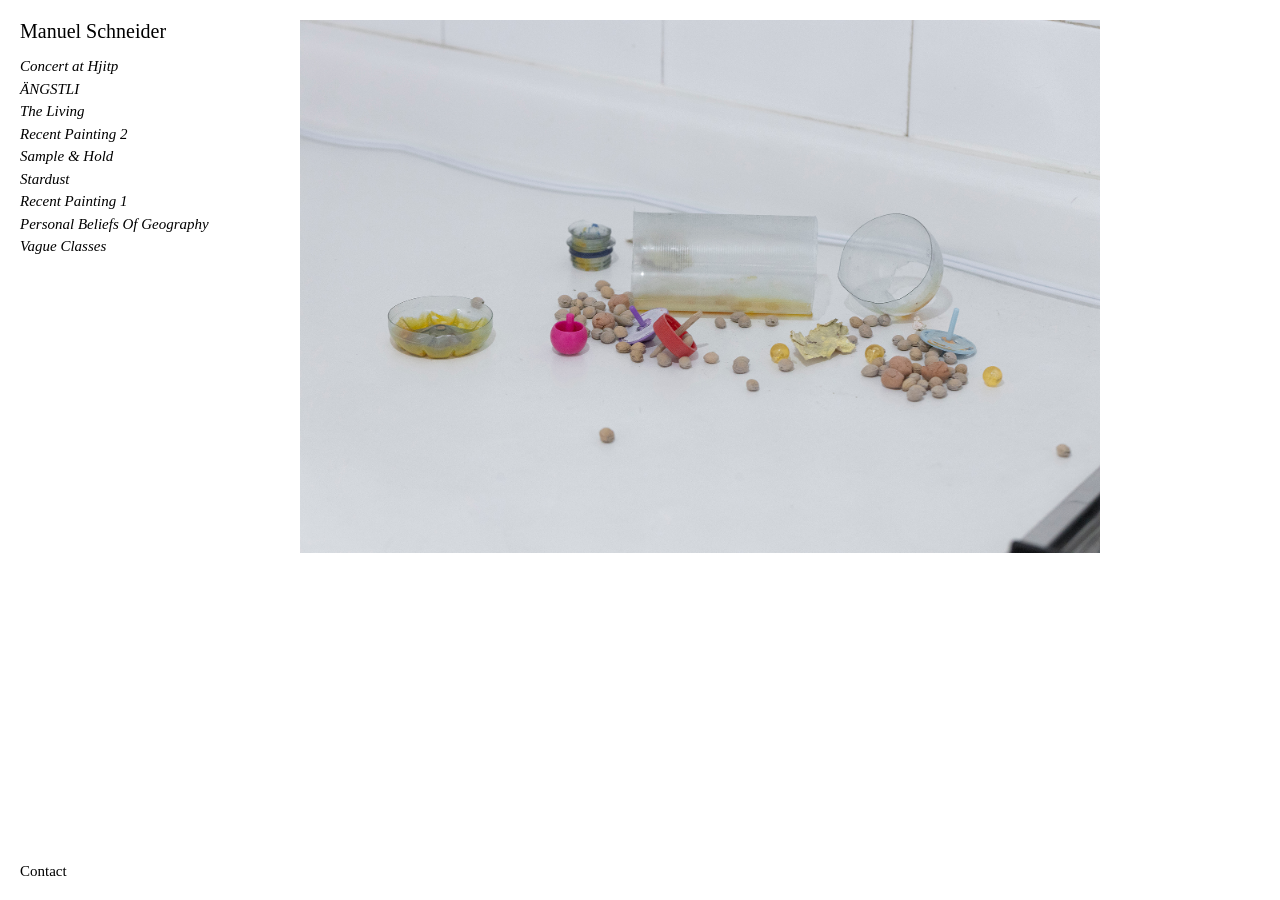
<file: index.html>
<!DOCTYPE html>
<html lang="en">
<head>
<meta charset="UTF-8">
<meta name="viewport" content="width=device-width, initial-scale=1.0">
<title>Manuel Schneider</title>
<meta name="description" content="Manuel Schneider, visual artist, lives and works in Basel.">
<link rel="stylesheet" href="style.css">
<script type="application/ld+json">
{
  "@context": "https://schema.org",
  "@type": "Person",
  "name": "Manuel Schneider",
  "jobTitle": "Visual Artist",
  "url": "https://www.manuelschneider.ch",
  "image": "https://www.manuelschneider.ch/images/manuel-schneider-startseite02.jpg",
  "sameAs": [
    "https://www.instagram.com/archiv_schneider/"
  ],
  "worksFor": {
    "@type": "Organization",
    "name": "Independent"
  }
}
</script>
</head>
<body>

<div id="sidebar-root"></div>

<div id="content">
  <div class="block hero-image">
    <img src="images/manuel-schneider-startseite02.jpg" alt="Manuel Schneider, visual artist, Basel">
  </div>
</div>

<script src="sidebar.js"></script>
</body>
</html>
</file>
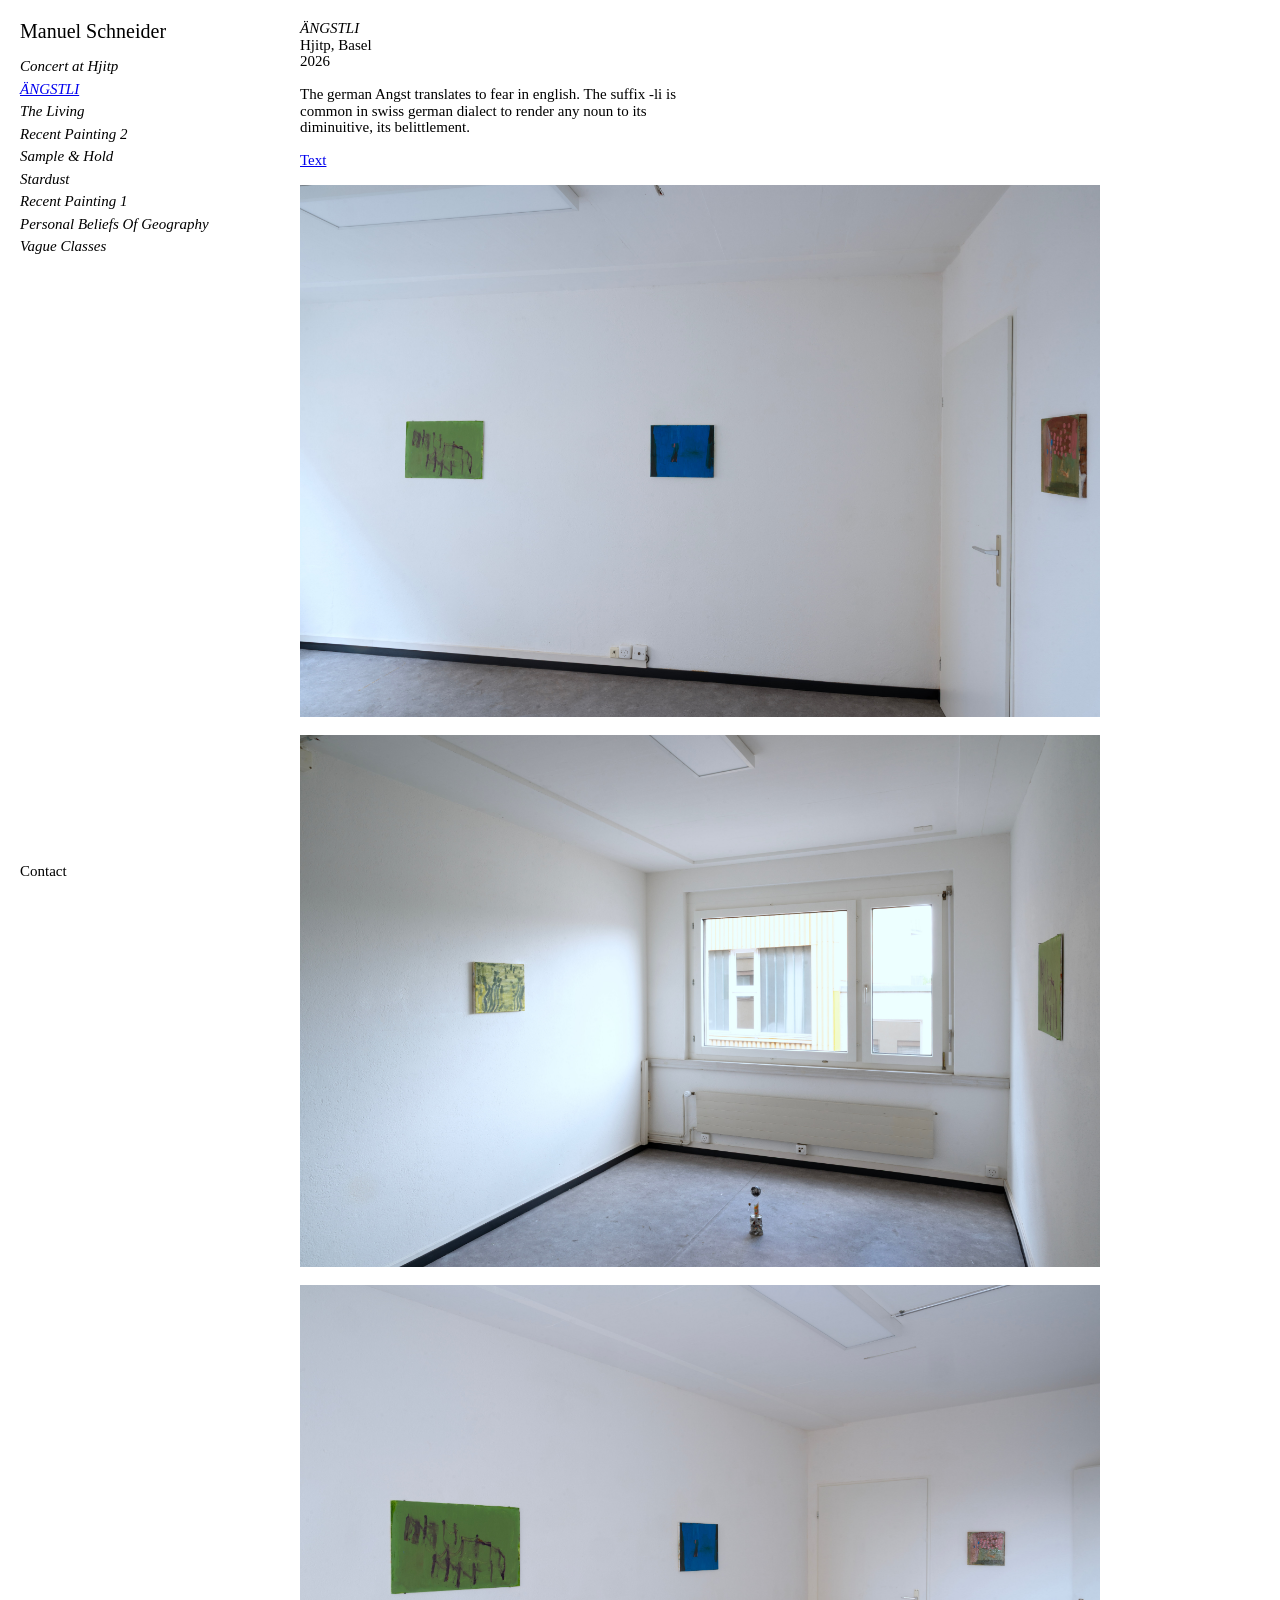
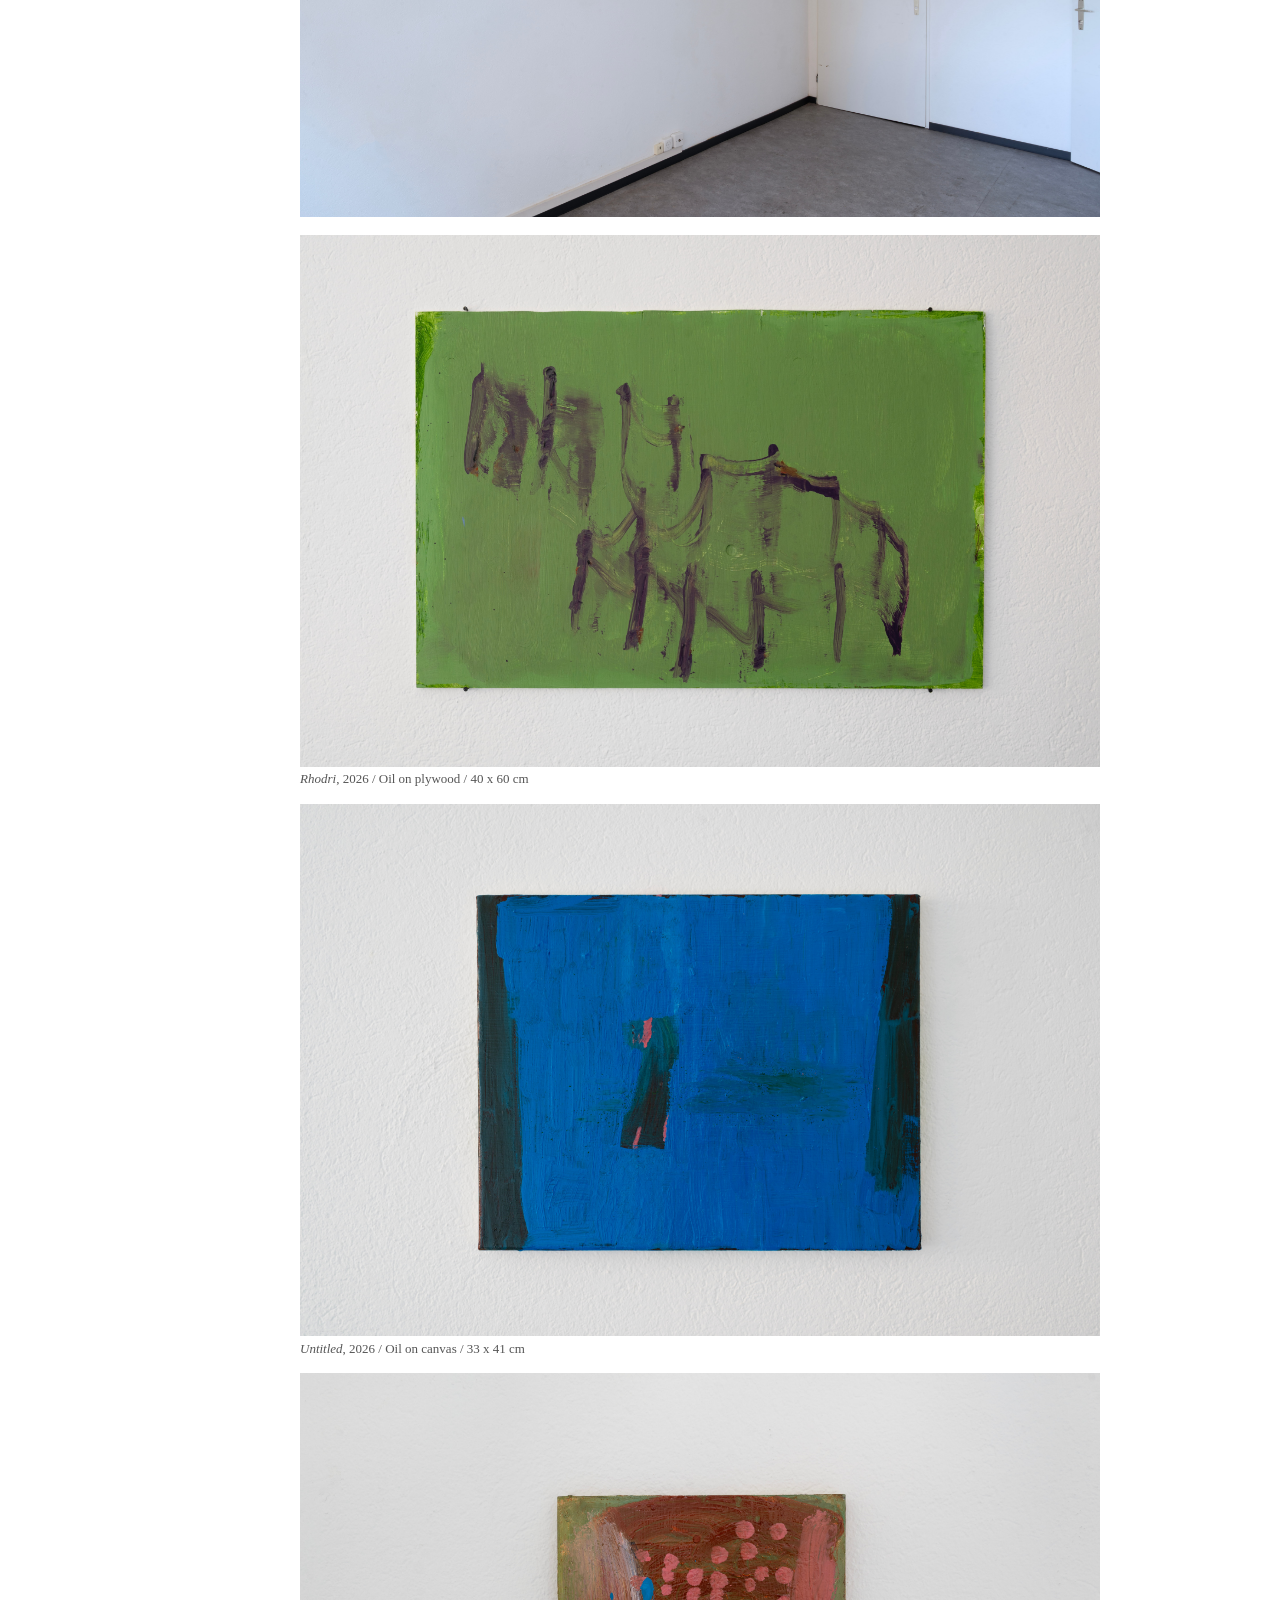
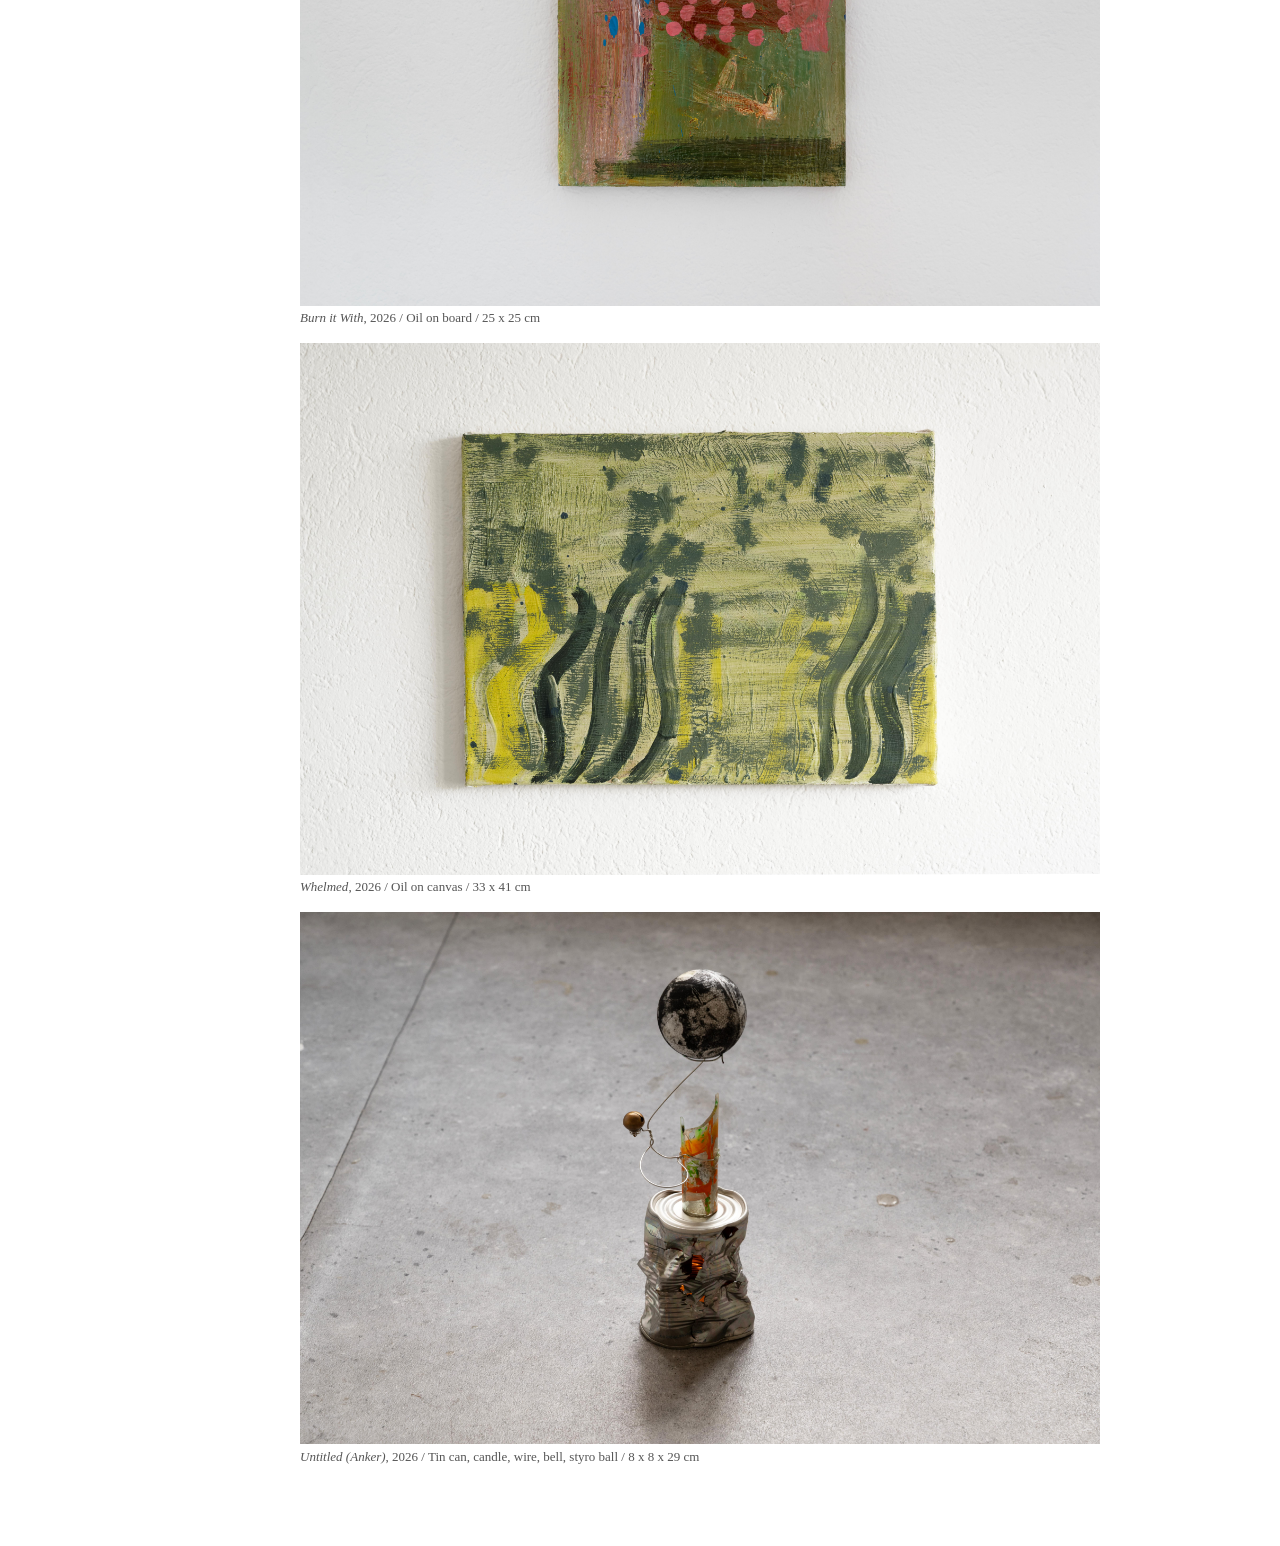
<file: aengstli.html>
<!DOCTYPE html>
<html lang="en">
<head>
<meta charset="UTF-8">
<meta name="viewport" content="width=device-width, initial-scale=1.0">
<title>ÄNGSTLI — Manuel Schneider</title>
<meta name="description" content="ÄNGSTLI, solo exhibition by Manuel Schneider at hjitp, Basel, 2026.">
<link rel="stylesheet" href="style.css">
</head>
<body>

<div id="sidebar-root"></div>

<div id="content">

  <!--
    KOPFBLOCK
    Zeile 1: Ausstellungstitel (kursiv)
    Zeile 2: Ausstellungsort, Stadt
    Zeile 3: Jahr
  -->
  <div class="block type2">
    <i>ÄNGSTLI</i><br>
    Hjitp, Basel<br>
    2026
  </div>

  <!-- Begleittext, kann auch weggelassen werden (ganzen Block löschen) -->
  <div class="block type2">
    The german Angst translates to fear in english. The suffix -li is common in swiss german dialect to render any noun to its diminuitive, its belittlement.
  </div>

  <!-- Optional: Link zu einem PDF mit Ausstellungstext -->
  <div class="block type2">
    <a href="texte/aengstli/exhibitiontextaengstli.pdf">Text</a>
  </div>

  <!--
    BILDER
    Bildunterschrift optional: Titel (kursiv), Jahr / Material / Grösse
    Zeile einfach weglassen, wenn nicht gebraucht.
  -->
  <div class="block">
    <img src="images/aengstli/01.jpg" alt="ÄNGSTLI, installation view, hjitp, Basel, Manuel Schneider, 2026">
  </div>
  <div class="block">
    <img src="images/aengstli/02.jpg" alt="ÄNGSTLI, installation view, hjitp, Basel, Manuel Schneider, 2026">
  </div>
  <div class="block">
    <img src="images/aengstli/03.jpg" alt="ÄNGSTLI, installation view, hjitp, Basel, Manuel Schneider, 2026">
  </div>
  <div class="block">
    <img src="images/aengstli/04.jpg" alt="Rhodri, oil on plywood, Manuel Schneider, 2026">
    <p class="caption type2"><i>Rhodri</i>, 2026 / Oil on plywood / 40 x 60 cm</p>
  </div>
  <div class="block">
    <img src="images/aengstli/05.jpg" alt="Untitled, oil on canvas, Manuel Schneider, 2026">
    <p class="caption type2"><i>Untitled</i>, 2026 / Oil on canvas / 33 x 41 cm</p>
  </div>
  <div class="block">
    <img src="images/aengstli/06.jpg" alt="Burn it With, oil on board, Manuel Schneider, 2026">
    <p class="caption type2"><i>Burn it With</i>, 2026 / Oil on board / 25 x 25 cm</p>
  </div>
  <div class="block">
    <img src="images/aengstli/07.jpg" alt="Whelmed, oil on canvas, Manuel Schneider, 2026">
    <p class="caption type2"><i>Whelmed</i>, 2026 / Oil on canvas / 33 x 41 cm</p>
  </div>
  <div class="block">
    <img src="images/aengstli/08.jpg" alt="Untitled (Anker), assemblage, Manuel Schneider, 2026">
    <p class="caption type2"><i>Untitled (Anker)</i>, 2026 / Tin can, candle, wire, bell, styro ball / 8 x 8 x 29 cm</p>
  </div>

  <!--
    Video einbetten: YouTube-Link kopieren, z.B. https://youtu.be/dQw4w9WgXcQ
    -> nur der Teil nach dem letzten "/" ist die ID: dQw4w9WgXcQ
    Block einkommentieren und ID ersetzen.

  <div class="block video-frame">
    <iframe src="https://www.youtube-nocookie.com/embed/DEINE-VIDEO-ID"
      title="Video" loading="lazy"
      allow="accelerometer; autoplay; clipboard-write; encrypted-media; gyroscope; picture-in-picture"
      allowfullscreen></iframe>
  </div>

    Bei Vimeo (https://vimeo.com/76979871) stattdessen:
    src="https://player.vimeo.com/video/76979871"
  -->

</div>

<script src="sidebar.js"></script>
</body>
</html>
</file>
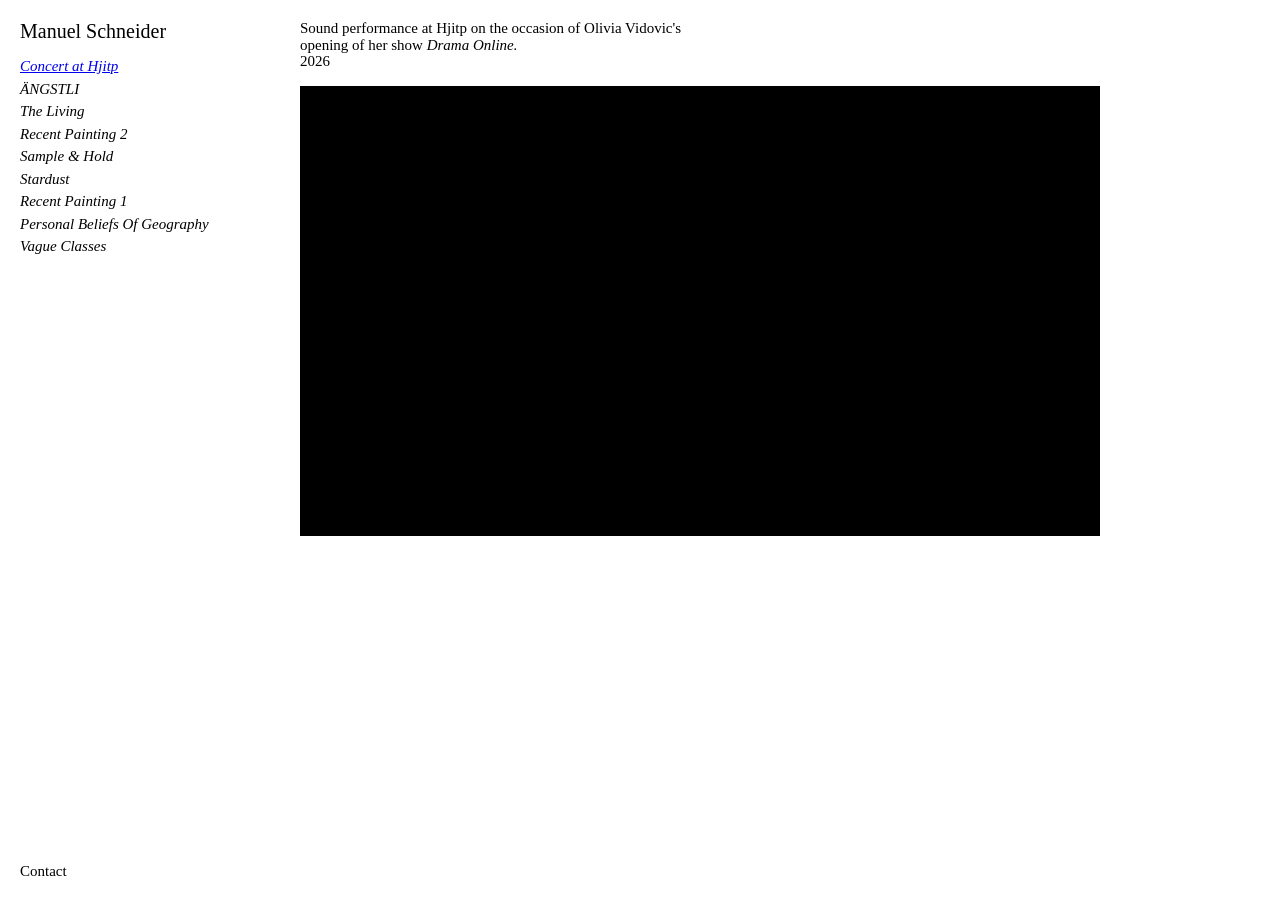
<file: performancehjitp.html>
<!DOCTYPE html>
<html lang="en">
<head>
<meta charset="UTF-8">
<meta name="viewport" content="width=device-width, initial-scale=1.0">
<title>Performance at Hjitp — Manuel Schneider</title>
<meta name="description" content="Sound performance by Manuel Schneider at hjitp, on the occasion of Olivia Vidovic's exhibition Drama Online, 2025.">
<link rel="stylesheet" href="style.css">
</head>
<body>

<div id="sidebar-root"></div>

<div id="content">

  <!--
    KOPFBLOCK
    Zeile 1: Ausstellungstitel (kursiv)
    Zeile 2: Ausstellungsort, Stadt
    Zeile 3: Jahr
  -->
  <div class="block type2">
    Sound performance at Hjitp on the occasion of Olivia Vidovic's opening of her show <i>Drama Online.</i><br>
    2026
  </div>

  <!--
    NUR BEI GRUPPENAUSSTELLUNGEN — bei Einzelausstellungen diesen
    ganzen Block löschen.
  -->

  <!-- Begleittext, kann auch weggelassen werden (ganzen Block löschen) -->
 
  <!-- Optional: Link zu einem PDF mit Ausstellungstext -->
 

  <!--
    BILDER
    Blöcke duplizieren für mehr, löschen für weniger.
    Die Bildunterschrift (Titel, Jahr / Material / Grösse) ist optional
    — die <p class="caption">-Zeile einfach löschen, falls nicht
    gebraucht, z.B. bei reinen Installationsansichten.
    Schema: Titel (kursiv), Jahr / Material 1, Material 2 / BxHxT
  -->

  <div class="block video-frame">
    <iframe src="https://player.vimeo.com/video/1207529725?h=971088e5ed"
      title="vimeo-player" loading="lazy"
      referrerpolicy="strict-origin-when-cross-origin"
      allow="autoplay; fullscreen; picture-in-picture; clipboard-write; encrypted-media; web-share"
      allowfullscreen></iframe>
  </div>

</div>

<script src="sidebar.js"></script>
</body>
</html>
</file>
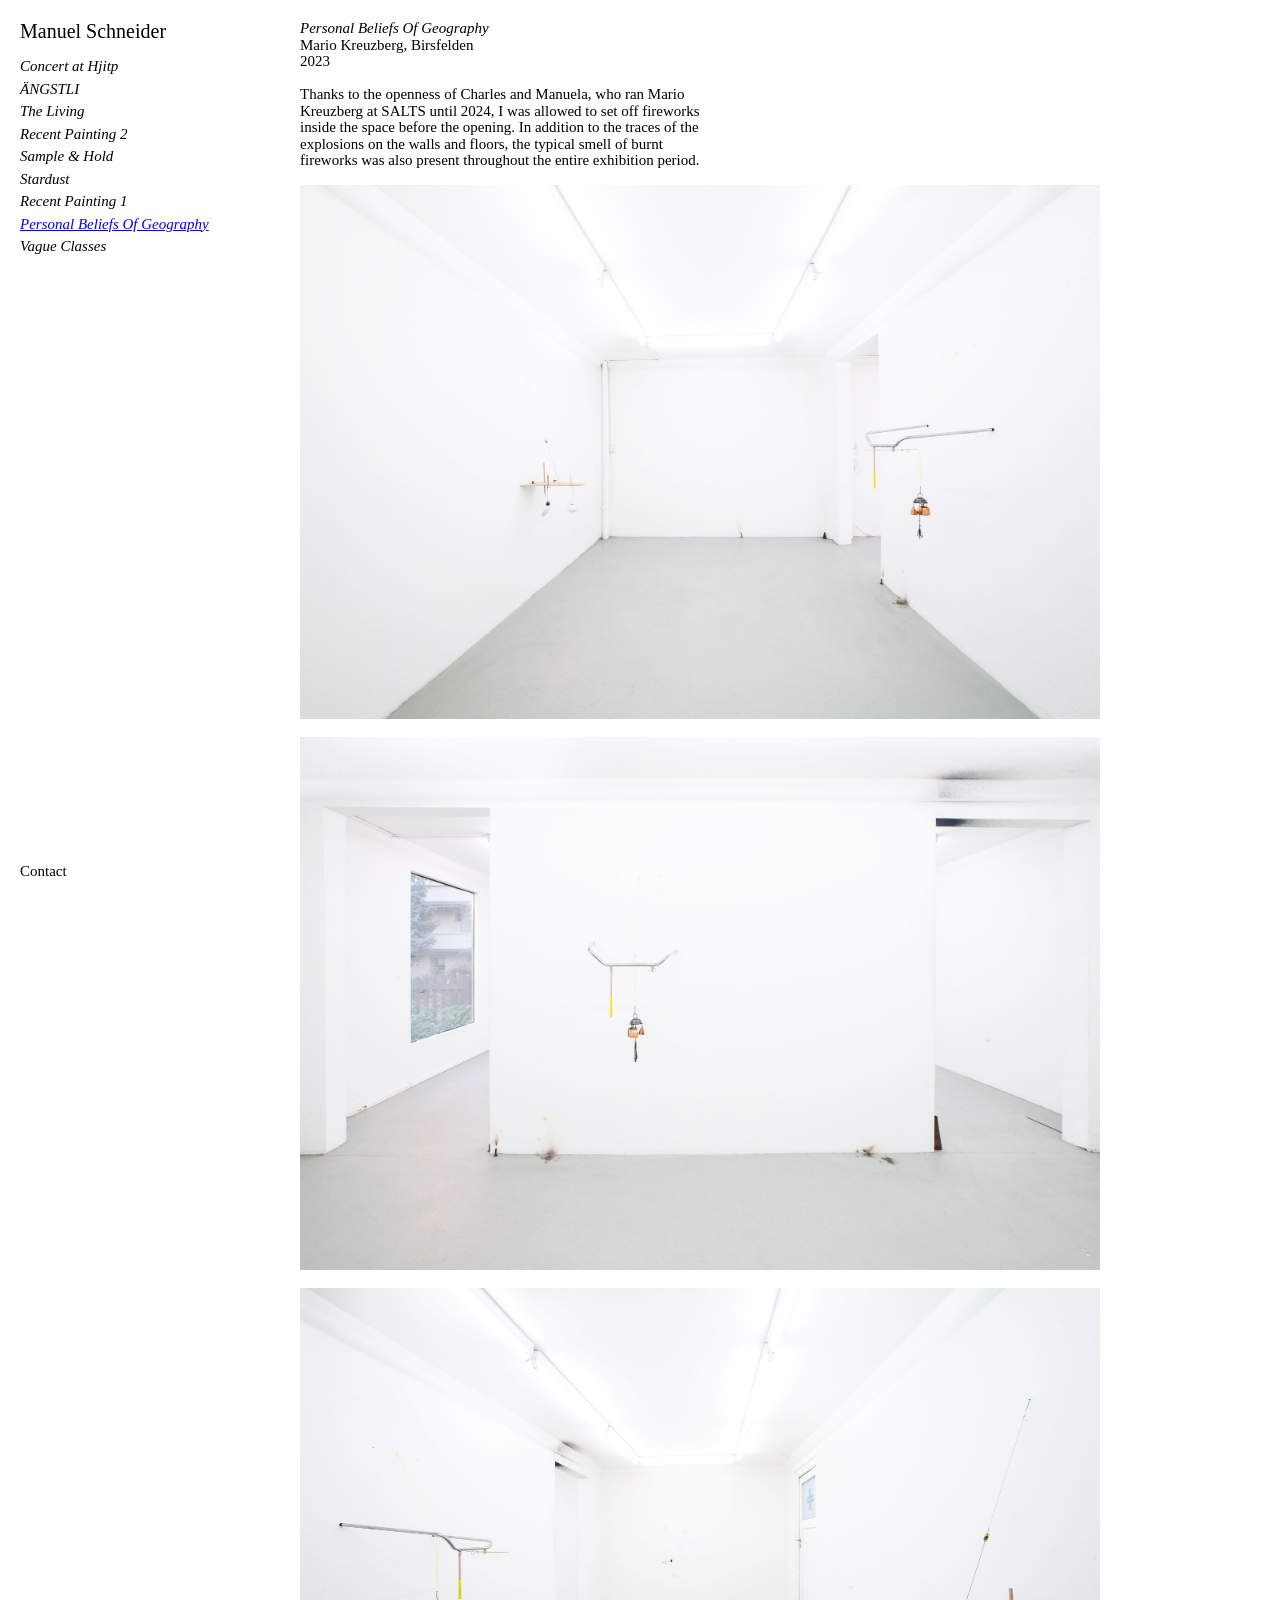
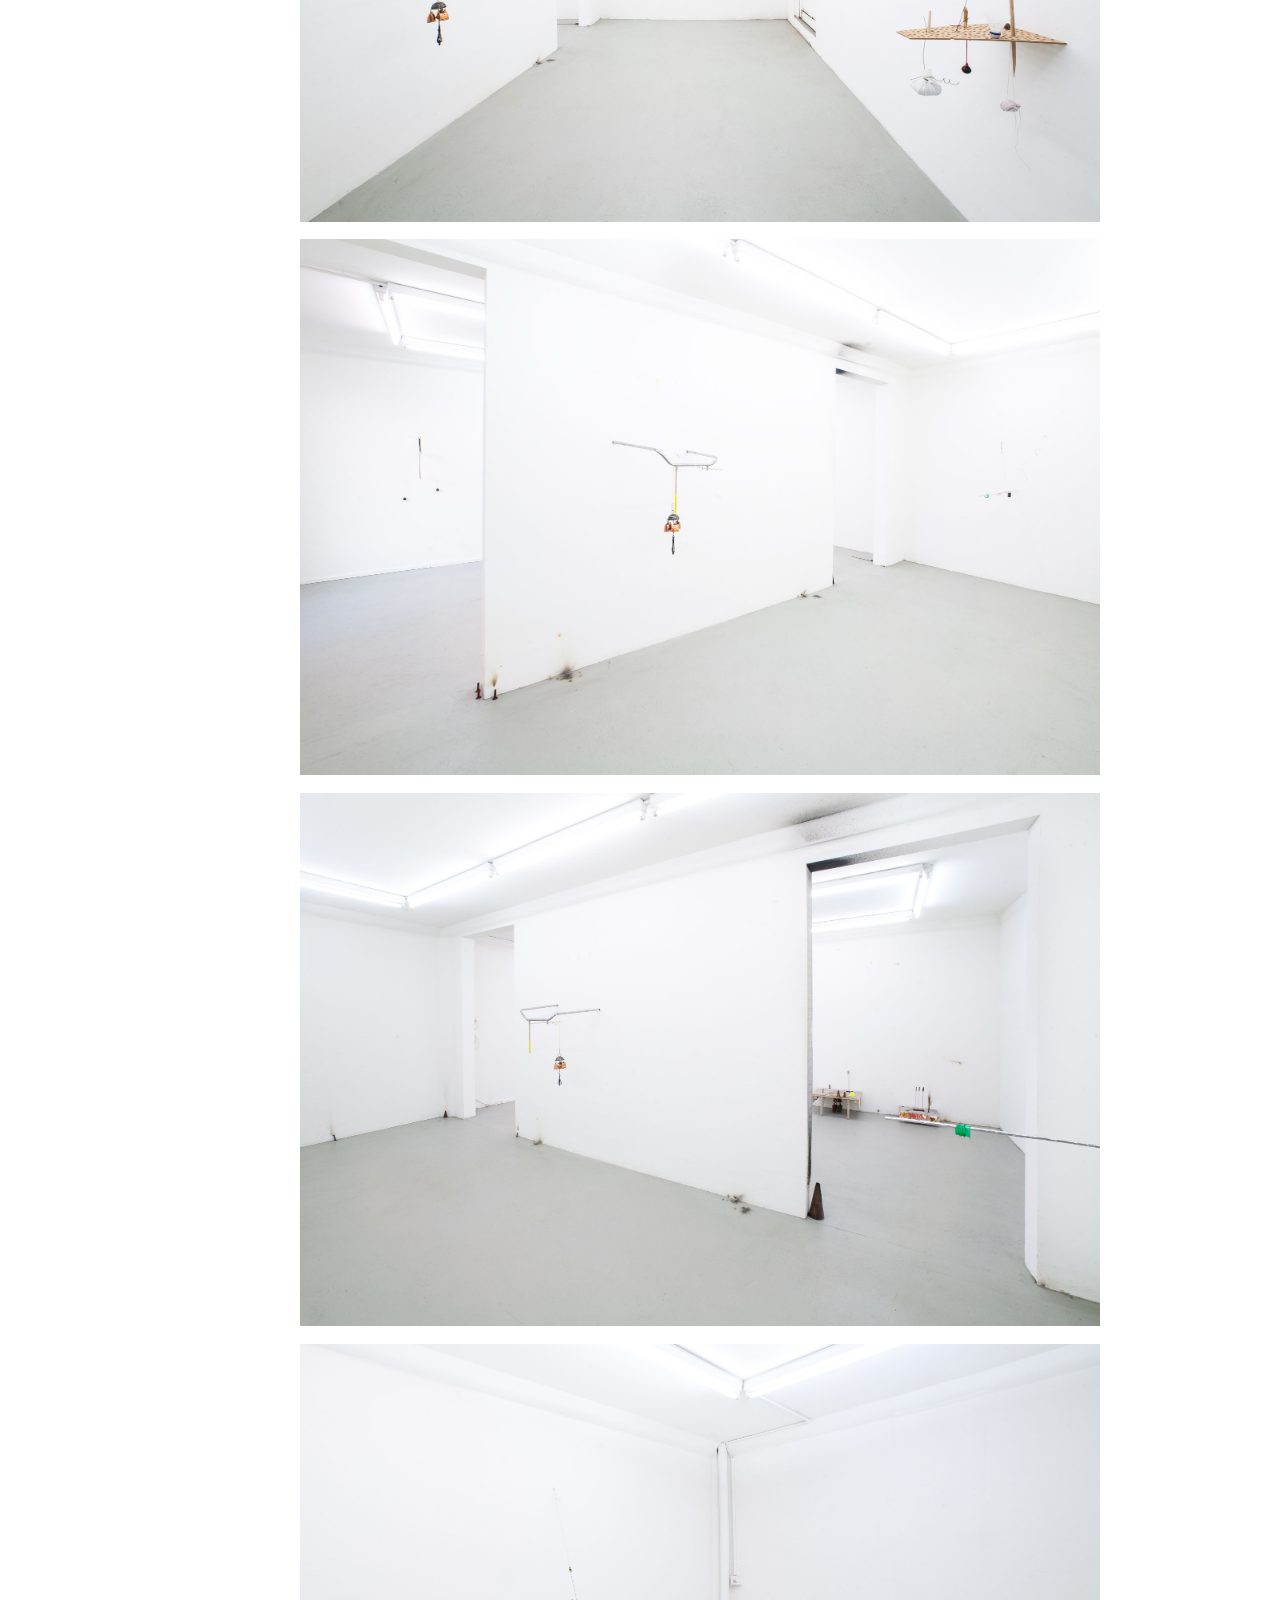
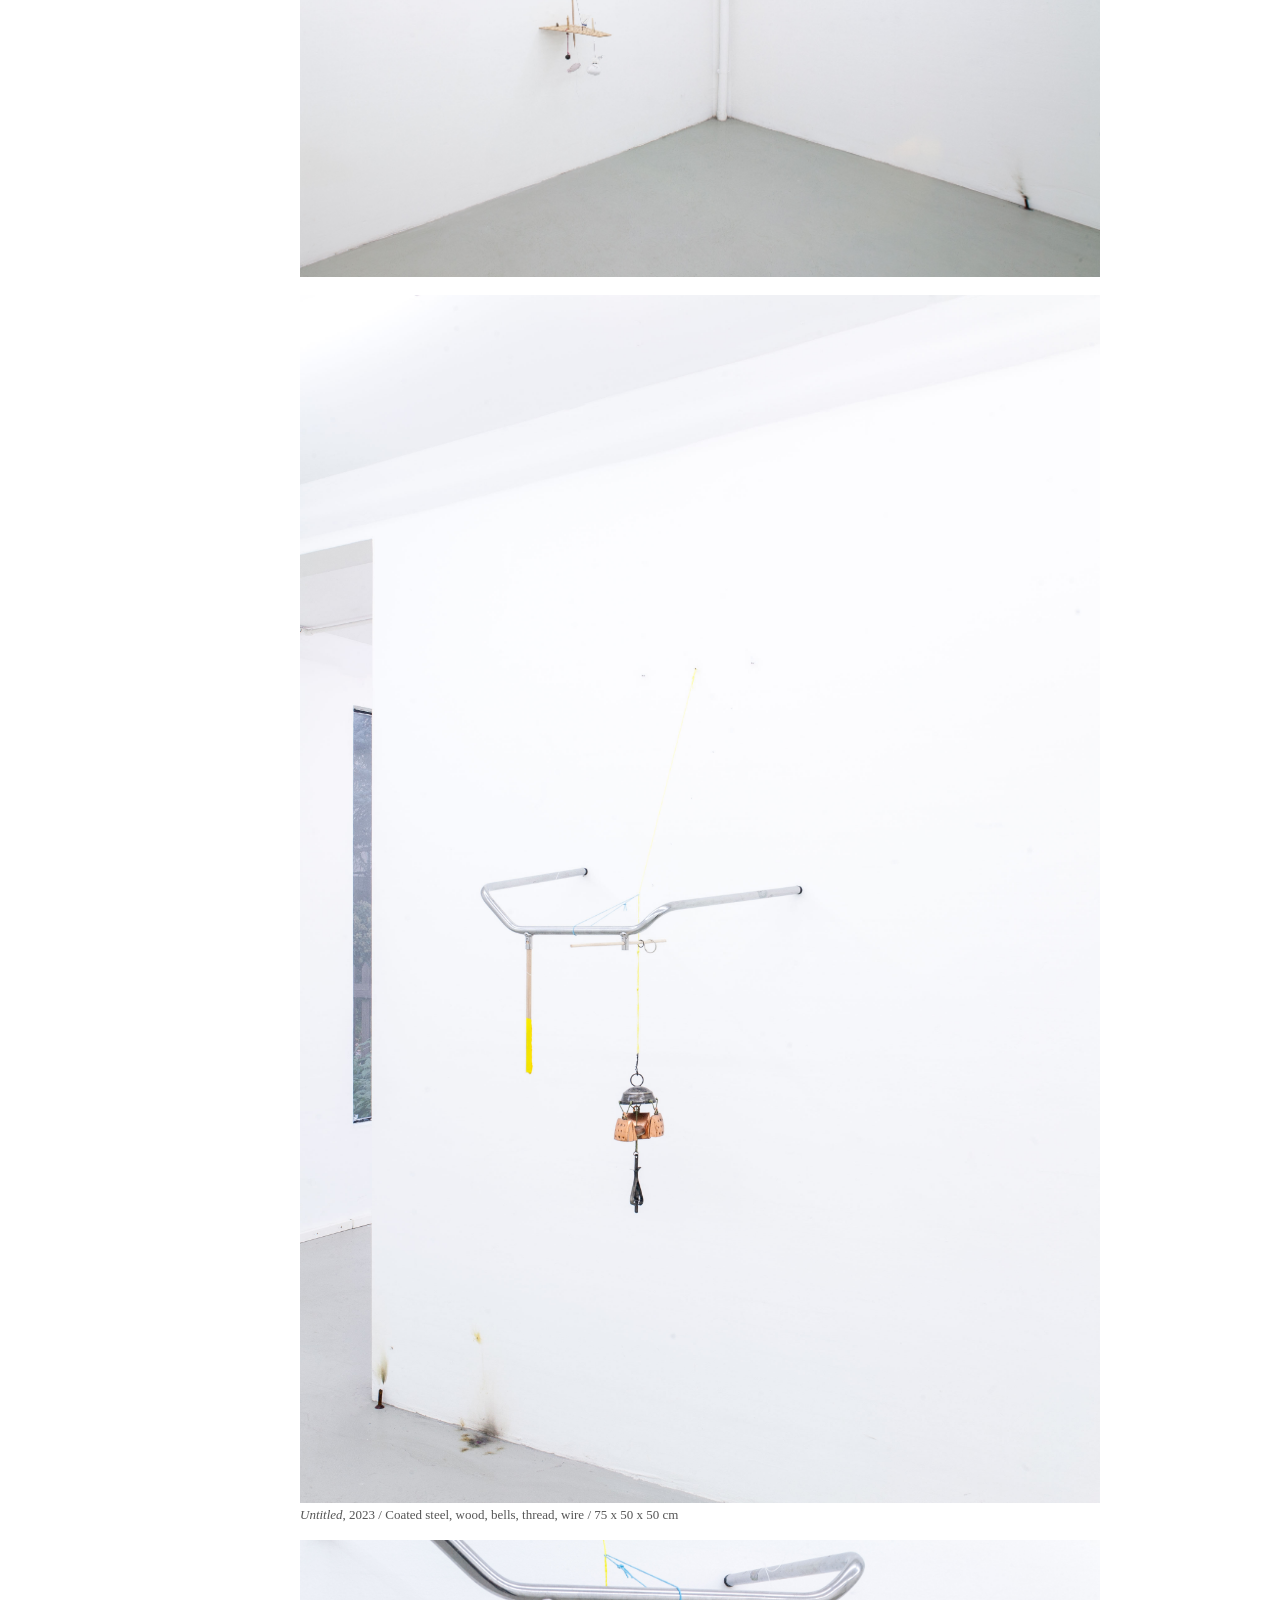
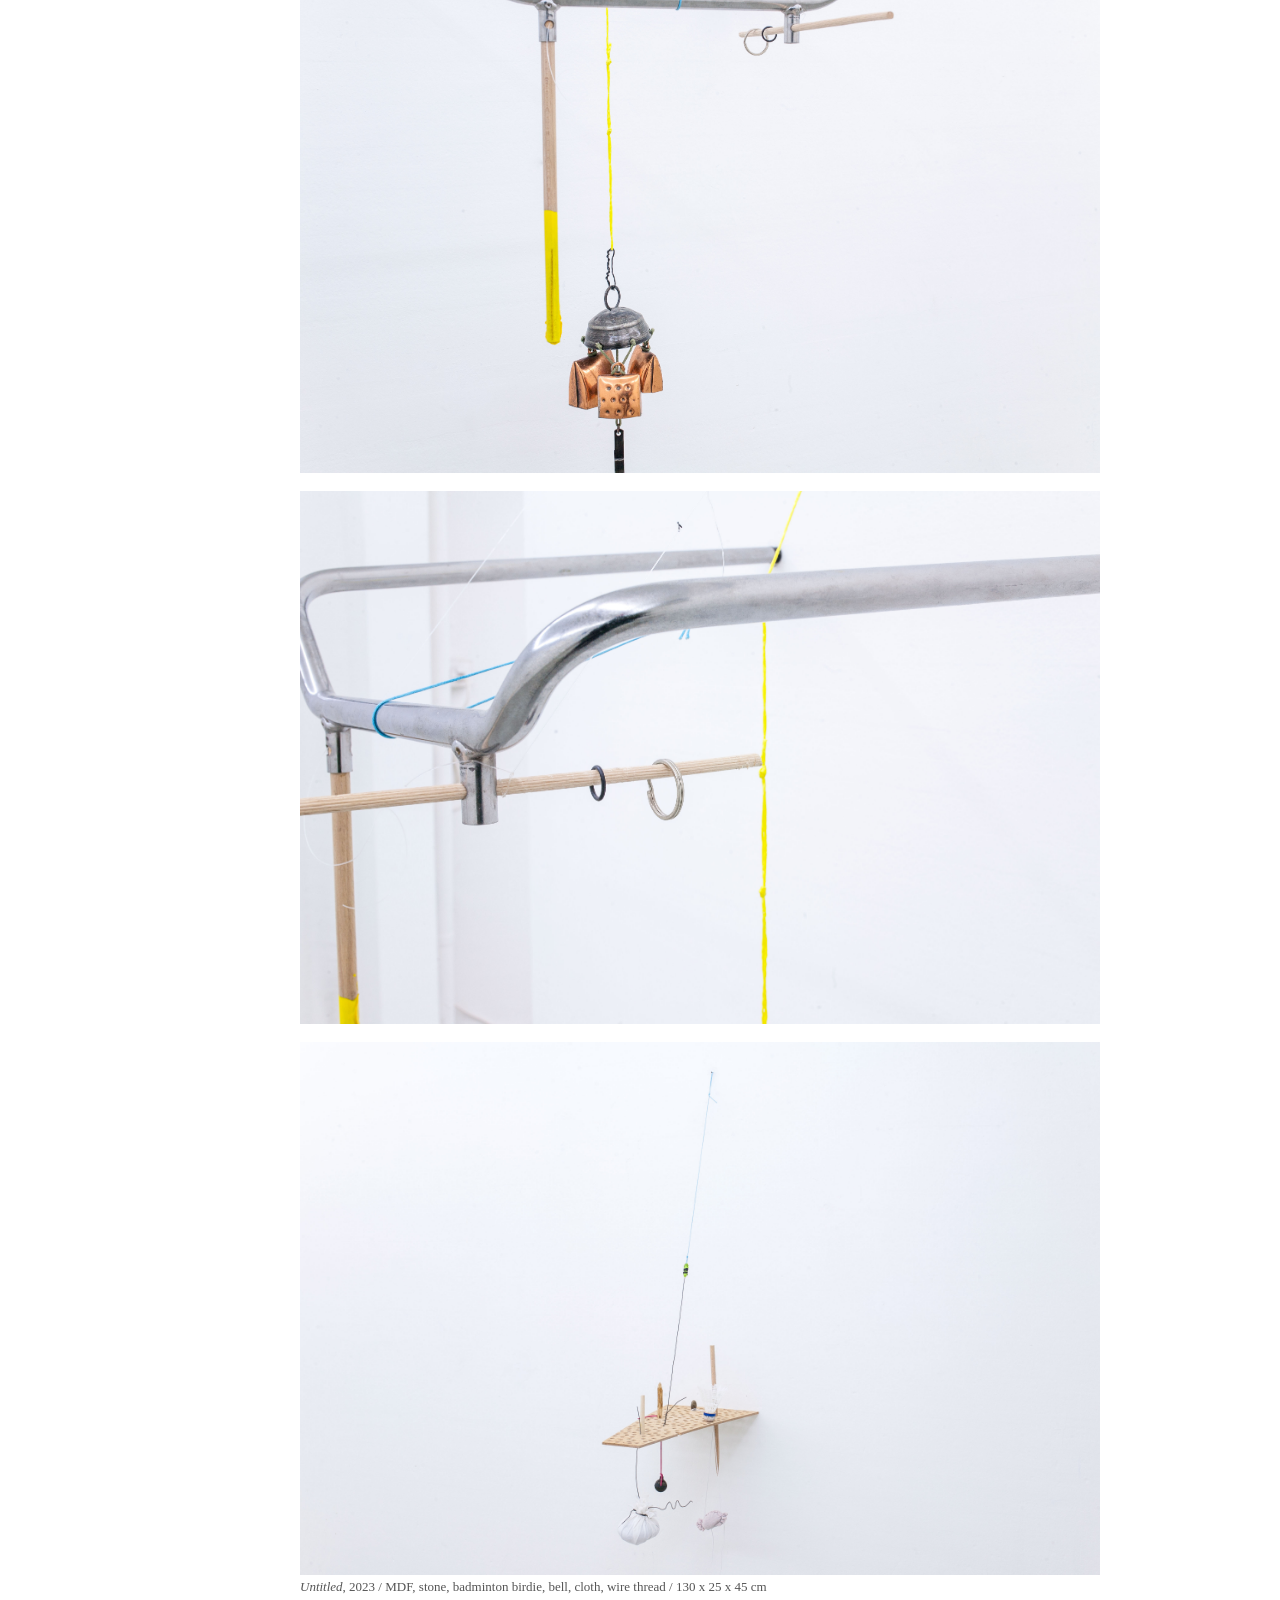
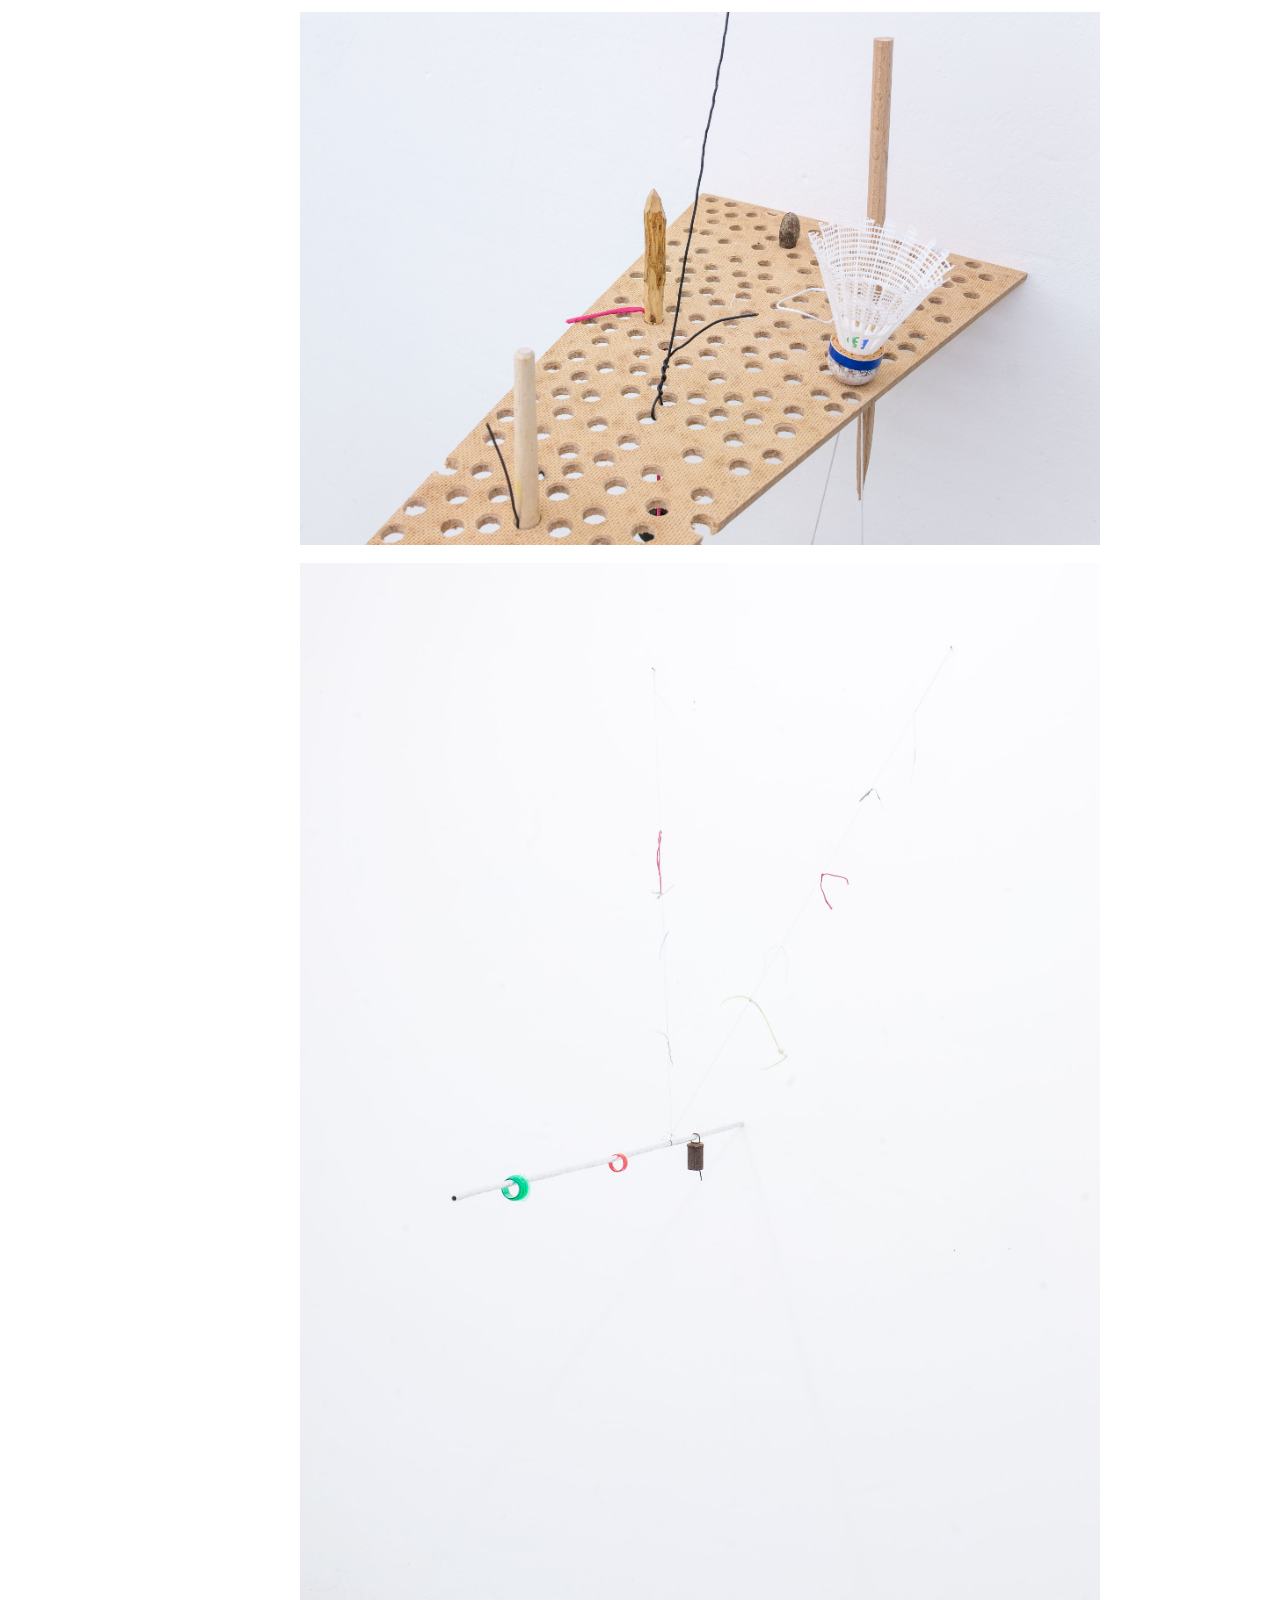
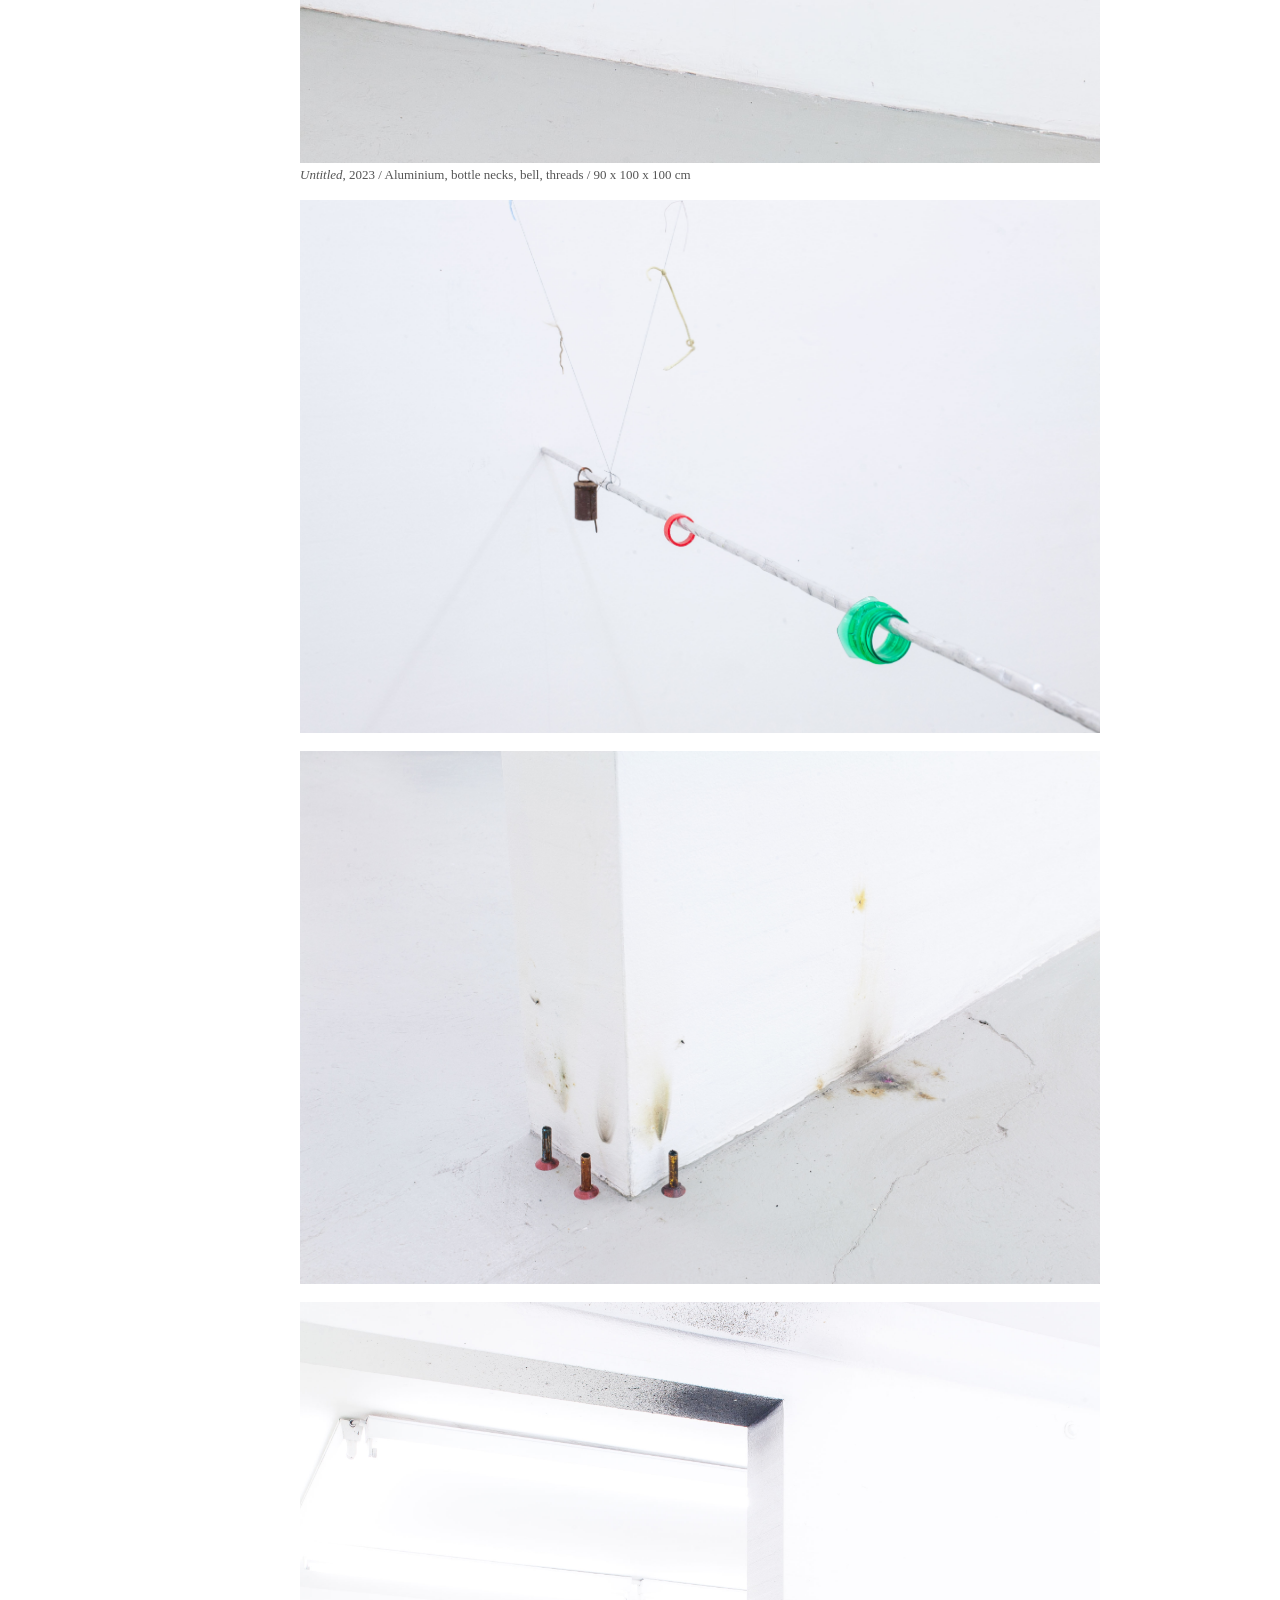
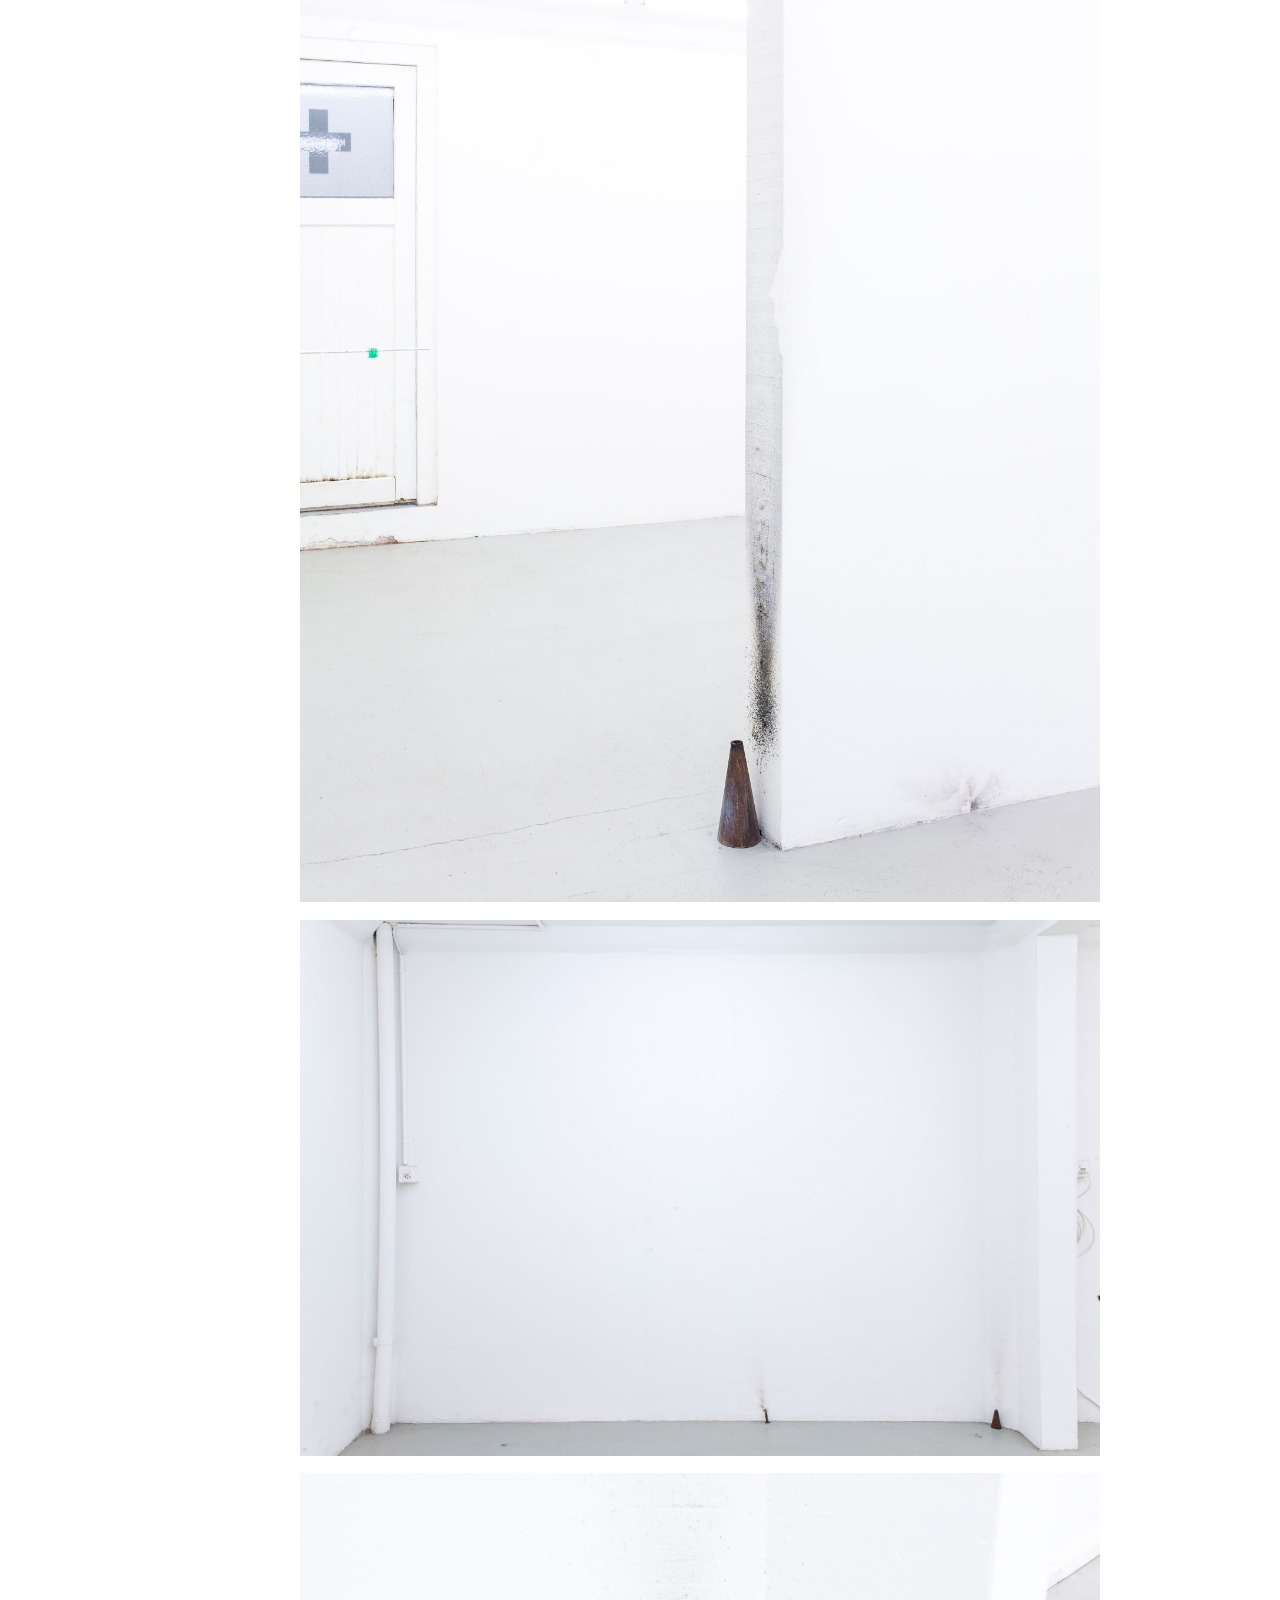
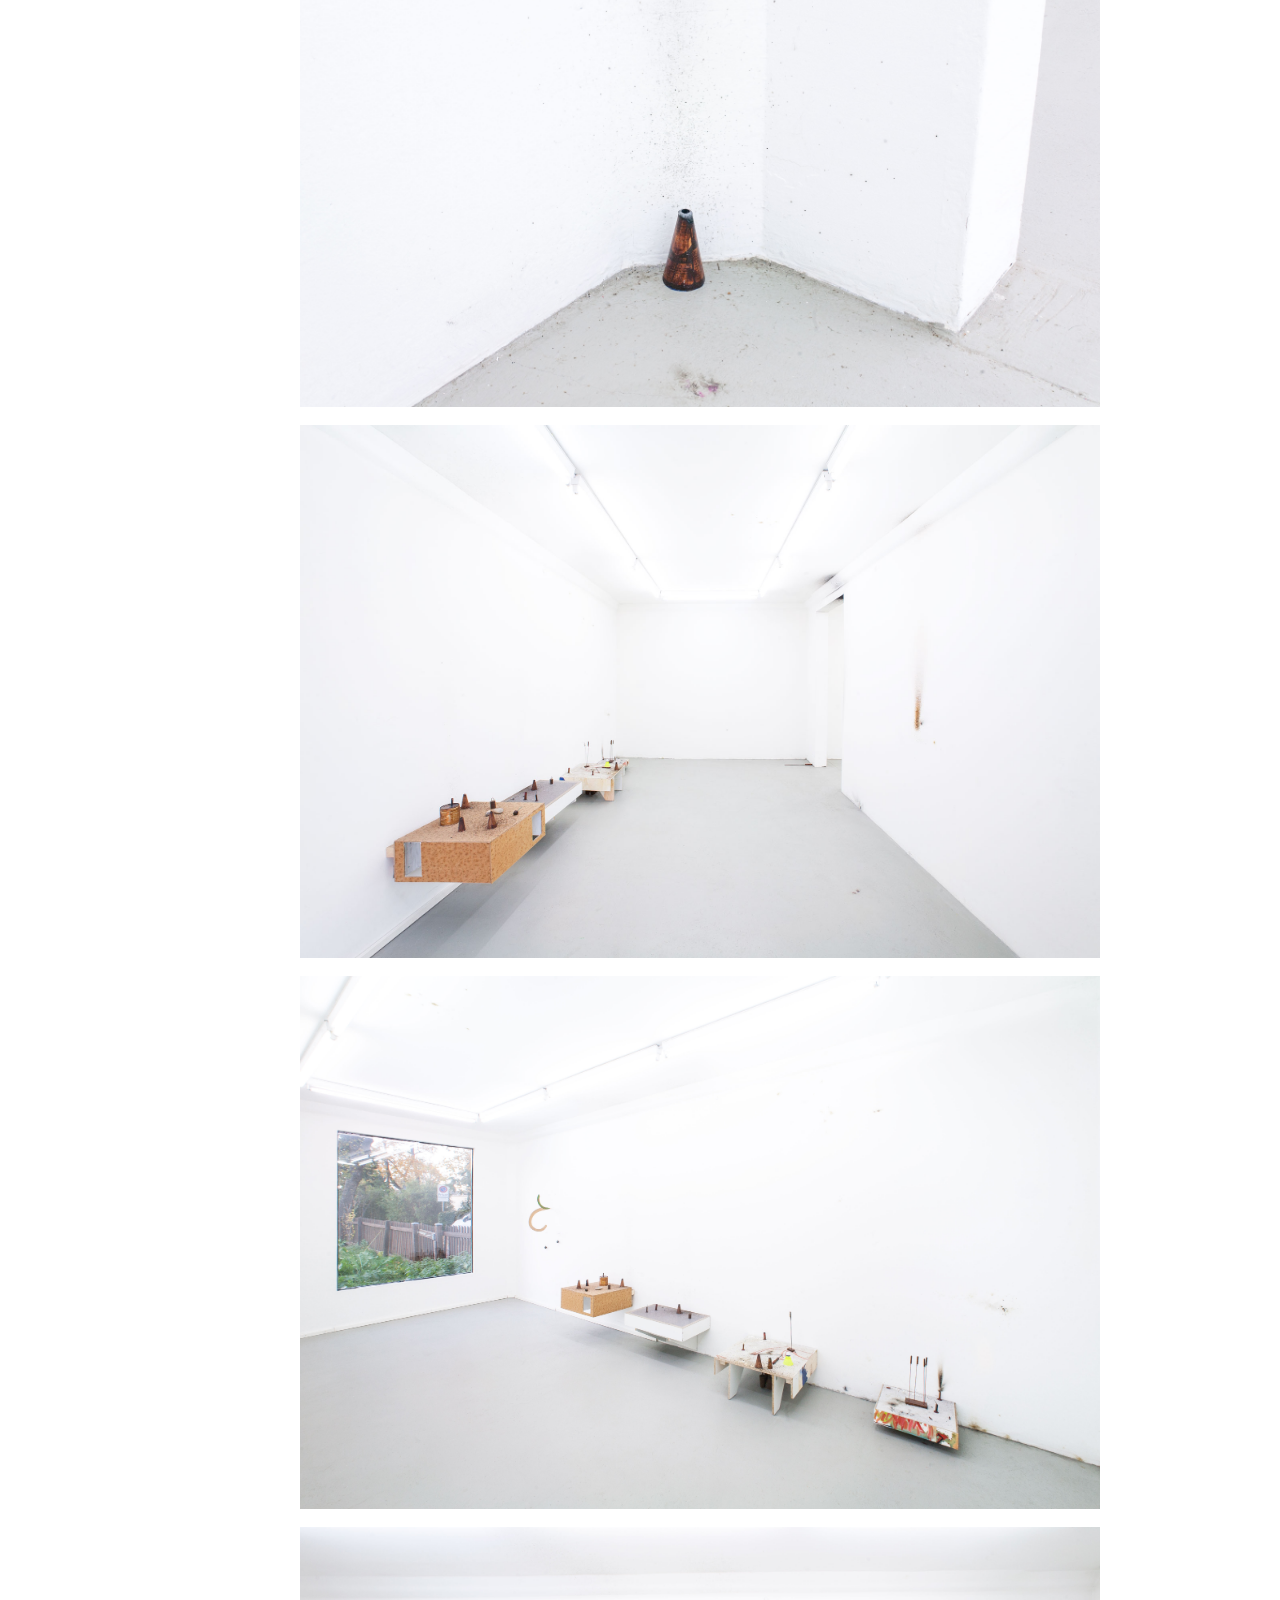
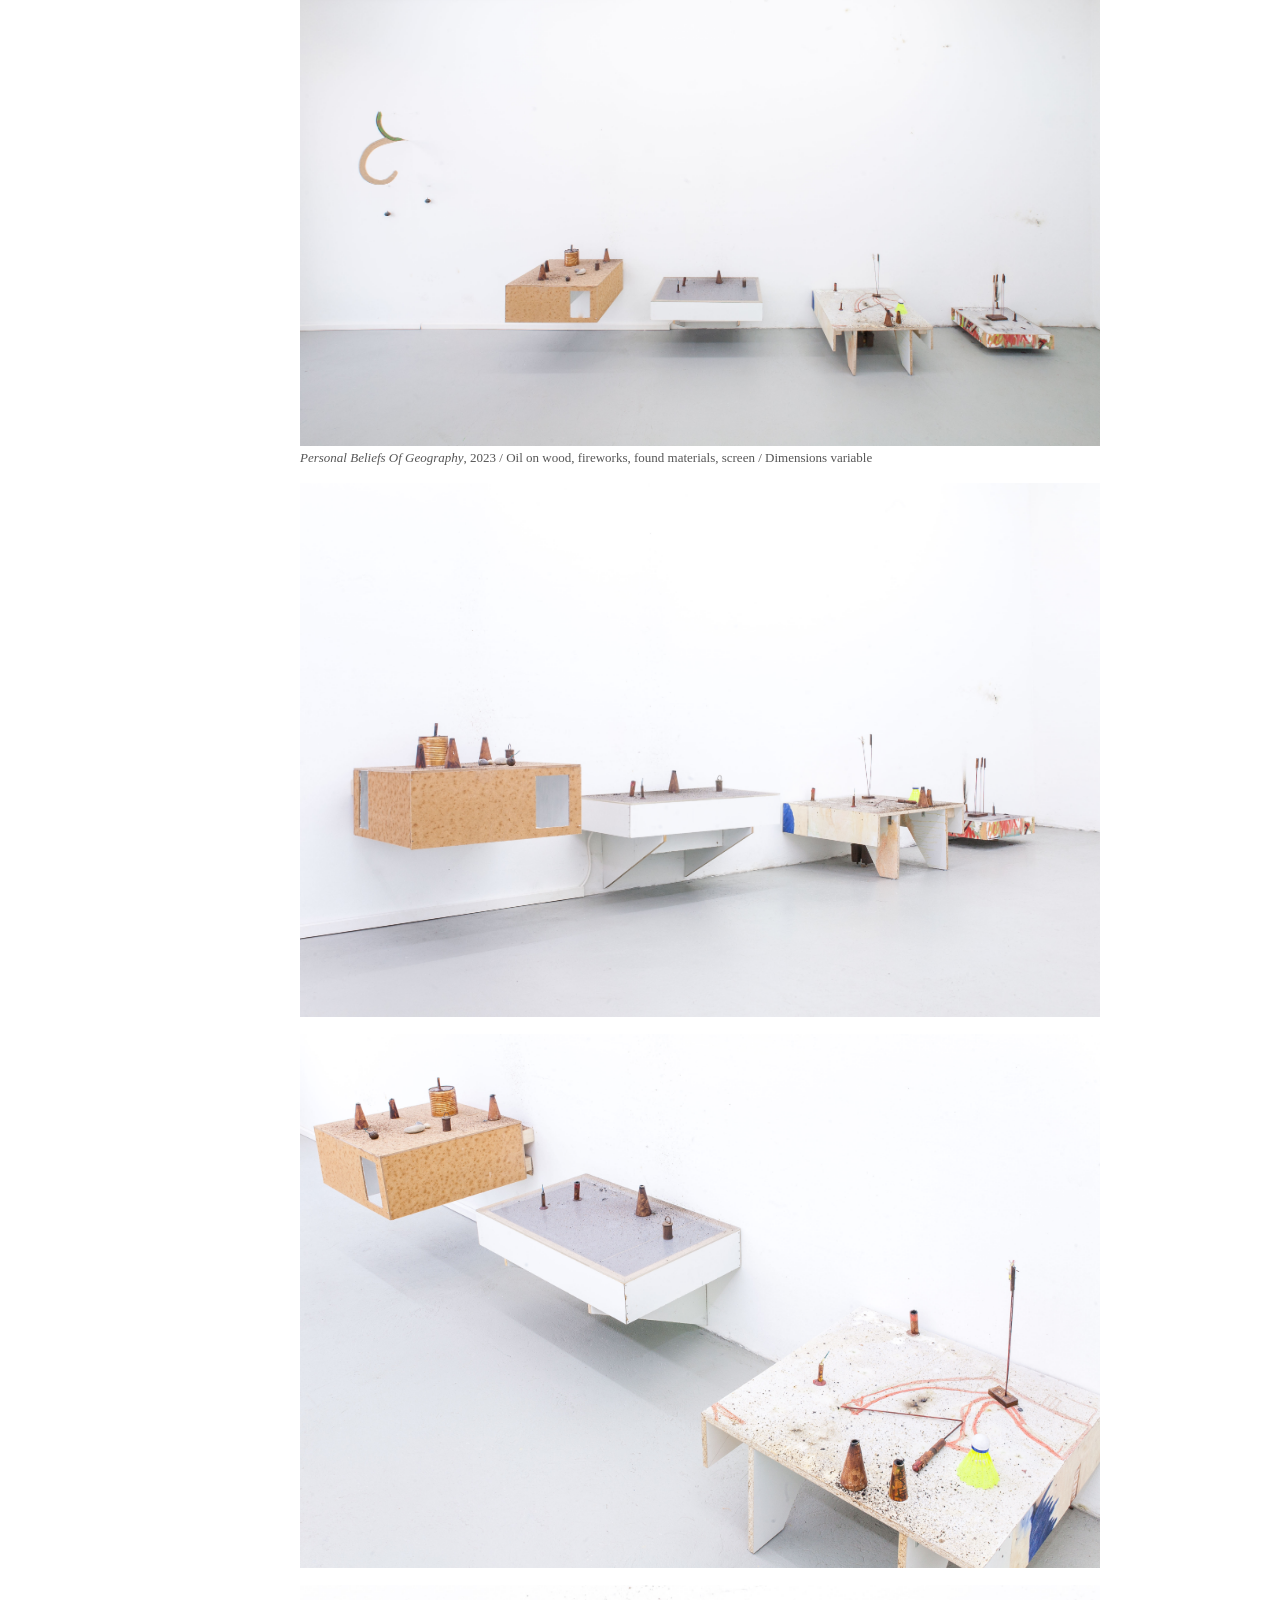
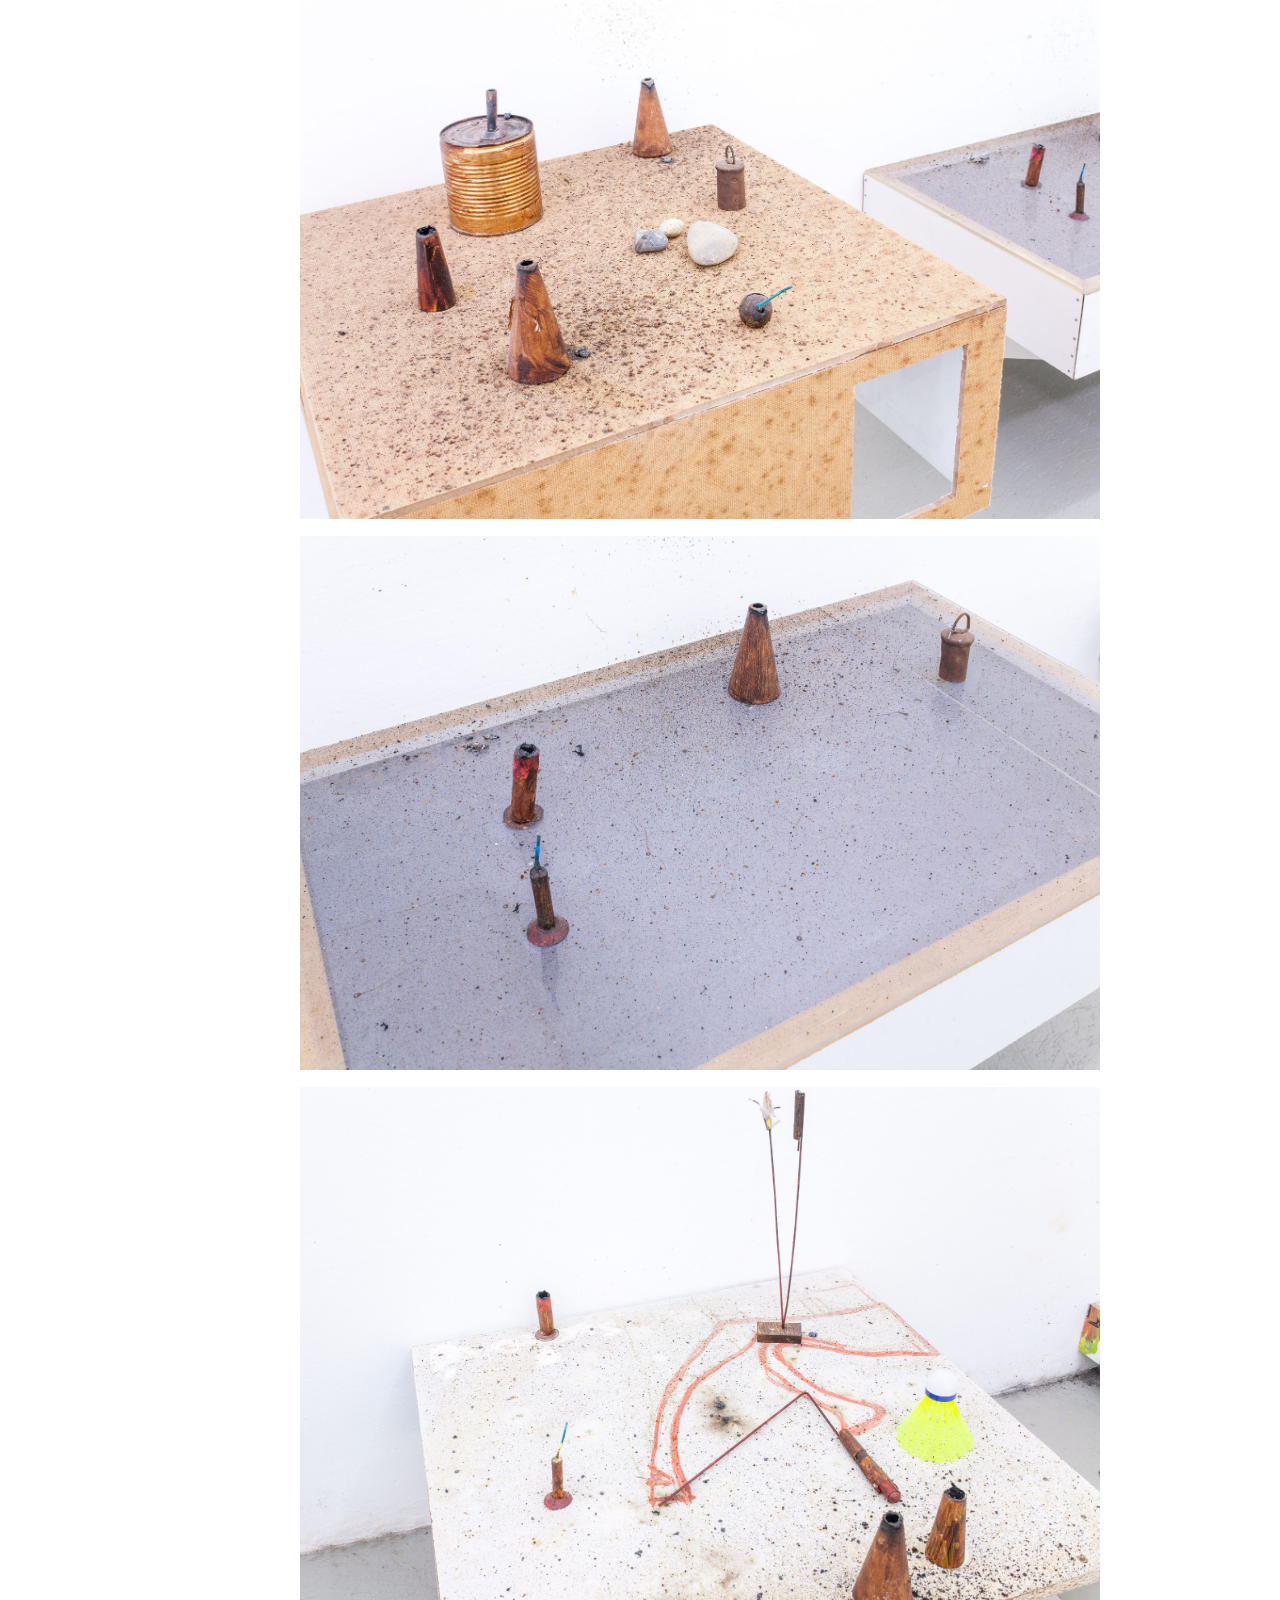
<file: personalbeliefs.html>
<!DOCTYPE html>
<html lang="en">
<head>
<meta charset="UTF-8">
<meta name="viewport" content="width=device-width, initial-scale=1.0">
<title>Personal Beliefs Of Geography — Manuel Schneider</title>
<meta name="description" content="Personal Beliefs Of Geography, exhibition by Manuel Schneider, Mario Kreuzberg, 2023.">
<link rel="stylesheet" href="style.css">
</head>
<body>

<div id="sidebar-root"></div>

<div id="content">

  <!--
    KOPFBLOCK
    Zeile 1: Ausstellungstitel (kursiv)
    Zeile 2: Ausstellungsort, Stadt
    Zeile 3: Jahr
  -->
  <div class="block type2">
    <i>Personal Beliefs Of Geography</i><br>
    Mario Kreuzberg, Birsfelden<br>
    2023
  </div>

  <!-- Begleittext, kann auch weggelassen werden (ganzen Block löschen) -->
  <div class="block type2">
Thanks to the openness of Charles and Manuela, who ran Mario
Kreuzberg at SALTS until 2024, I was allowed to set off fireworks
inside the space before the opening. In addition to the traces of the
explosions on the walls and floors, the typical smell of burnt fireworks
was also present throughout the entire exhibition period.
  </div>

  <!--
    BILDER
    Bildunterschrift optional: Titel (kursiv), Jahr / Material / Grösse
  -->
  <div class="block">
    <img src="images/personalbeliefs/personal-beliefs-manuel-schneider01.jpg" alt="Personal Beliefs Of Geography, Mario Kreuzberg, Manuel Schneider, 2023">
  </div>
  <div class="block">
    <img src="images/personalbeliefs/personal-beliefs-manuel-schneider02.jpg" alt="Personal Beliefs Of Geography, Mario Kreuzberg, Manuel Schneider, 2023">
  </div>
  <div class="block">
    <img src="images/personalbeliefs/personal-beliefs-manuel-schneider03.jpg" alt="Personal Beliefs Of Geography, Mario Kreuzberg, Manuel Schneider, 2023">
  </div>
  <div class="block">
    <img src="images/personalbeliefs/personal-beliefs-manuel-schneider04.jpg" alt="Personal Beliefs Of Geography, Mario Kreuzberg, Manuel Schneider, 2023">
  </div>
  <div class="block">
    <img src="images/personalbeliefs/personal-beliefs-manuel-schneider05.jpg" alt="Personal Beliefs Of Geography, Mario Kreuzberg, Manuel Schneider, 2023">
  </div>
  <div class="block">
    <img src="images/personalbeliefs/personal-beliefs-manuel-schneider06.jpg" alt="Personal Beliefs Of Geography, Mario Kreuzberg, Manuel Schneider, 2023">
  </div>
  <div class="block">
    <img src="images/personalbeliefs/personal-beliefs-manuel-schneider07.jpg" alt="Personal Beliefs Of Geography, Mario Kreuzberg, Manuel Schneider, 2023">
    <p class="caption type2"><i>Untitled</i>, 2023 / Coated steel, wood, bells, thread, wire / 75 x 50 x 50 cm</p>
  </div>
  <div class="block">
    <img src="images/personalbeliefs/personal-beliefs-manuel-schneider08.jpg" alt="Personal Beliefs Of Geography, Mario Kreuzberg, Manuel Schneider, 2023">
  </div>
  <div class="block">
    <img src="images/personalbeliefs/personal-beliefs-manuel-schneider09.jpg" alt="Personal Beliefs Of Geography, Mario Kreuzberg, Manuel Schneider, 2023">
  </div>
  <div class="block">
    <img src="images/personalbeliefs/personal-beliefs-manuel-schneider10.jpg" alt="Personal Beliefs Of Geography, Mario Kreuzberg, Manuel Schneider, 2023">
    <p class="caption type2"><i>Untitled</i>, 2023 / MDF, stone, badminton birdie, bell, cloth, wire thread / 130 x 25 x 45 cm</p>
  </div>
  <div class="block">
    <img src="images/personalbeliefs/personal-beliefs-manuel-schneider11.jpg" alt="Personal Beliefs Of Geography, Mario Kreuzberg, Manuel Schneider, 2023">
  </div>
  <div class="block">
    <img src="images/personalbeliefs/personal-beliefs-manuel-schneider12.jpg" alt="Personal Beliefs Of Geography, Mario Kreuzberg, Manuel Schneider, 2023">
    <p class="caption type2"><i>Untitled</i>, 2023 / Aluminium, bottle necks, bell, threads / 90 x 100 x 100 cm</p>
  </div>
  <div class="block">
    <img src="images/personalbeliefs/personal-beliefs-manuel-schneider13.jpg" alt="Personal Beliefs Of Geography, Mario Kreuzberg, Manuel Schneider, 2023">
  </div>
  <div class="block">
    <img src="images/personalbeliefs/personal-beliefs-manuel-schneider15.jpg" alt="Personal Beliefs Of Geography, Mario Kreuzberg, Manuel Schneider, 2023">
  </div>
  <div class="block">
    <img src="images/personalbeliefs/personal-beliefs-manuel-schneider16.jpg" alt="Personal Beliefs Of Geography, Mario Kreuzberg, Manuel Schneider, 2023">
  </div>
  <div class="block">
    <img src="images/personalbeliefs/personal-beliefs-manuel-schneider17.jpg" alt="Personal Beliefs Of Geography, Mario Kreuzberg, Manuel Schneider, 2023">
  </div>
  <div class="block">
    <img src="images/personalbeliefs/personal-beliefs-manuel-schneider18.jpg" alt="Personal Beliefs Of Geography, Mario Kreuzberg, Manuel Schneider, 2023">
  </div>
  <div class="block">
    <img src="images/personalbeliefs/personal-beliefs-manuel-schneider19.jpg" alt="Personal Beliefs Of Geography, Mario Kreuzberg, Manuel Schneider, 2023">
  </div>
  <div class="block">
    <img src="images/personalbeliefs/personal-beliefs-manuel-schneider20.jpg" alt="Personal Beliefs Of Geography, Mario Kreuzberg, Manuel Schneider, 2023">
  </div>
  <div class="block">
    <img src="images/personalbeliefs/personal-beliefs-manuel-schneider21.jpg" alt="Personal Beliefs Of Geography, Mario Kreuzberg, Manuel Schneider, 2023">
    <p class="caption type2"><i>Personal Beliefs Of Geography</i>, 2023 / Oil on wood, fireworks, found materials, screen / Dimensions variable</p>
  </div>
  <div class="block">
    <img src="images/personalbeliefs/personal-beliefs-manuel-schneider22.jpg" alt="Personal Beliefs Of Geography, Mario Kreuzberg, Manuel Schneider, 2023">
  </div>
  <div class="block">
    <img src="images/personalbeliefs/personal-beliefs-manuel-schneider23.jpg" alt="Personal Beliefs Of Geography, Mario Kreuzberg, Manuel Schneider, 2023">
  </div>
  <div class="block">
    <img src="images/personalbeliefs/personal-beliefs-manuel-schneider24.jpg" alt="Personal Beliefs Of Geography, Mario Kreuzberg, Manuel Schneider, 2023">
  </div>
  <div class="block">
    <img src="images/personalbeliefs/personal-beliefs-manuel-schneider25.jpg" alt="Personal Beliefs Of Geography, Mario Kreuzberg, Manuel Schneider, 2023">
  </div>
  <div class="block">
    <img src="images/personalbeliefs/personal-beliefs-manuel-schneider26.jpg" alt="Personal Beliefs Of Geography, Mario Kreuzberg, Manuel Schneider, 2023">
  </div>
  <div class="block">
    <img src="images/personalbeliefs/personal-beliefs-manuel-schneider27.jpg" alt="Personal Beliefs Of Geography, Mario Kreuzberg, Manuel Schneider, 2023">
  </div>
  <div class="block">
    <img src="images/personalbeliefs/personal-beliefs-manuel-schneider28.jpg" alt="Personal Beliefs Of Geography, Mario Kreuzberg, Manuel Schneider, 2023">
  </div>
  <div class="block">
    <img src="images/personalbeliefs/personal-beliefs-manuel-schneider29.jpg" alt="Personal Beliefs Of Geography, Mario Kreuzberg, Manuel Schneider, 2023">
    <p class="caption type2"><i>Untitled</i>, 2023 / 4 min., loop / Dimensions variable</p>
  </div>
  <div class="block">
    <img src="images/personalbeliefs/personal-beliefs-manuel-schneider30.jpg" alt="Personal Beliefs Of Geography, Mario Kreuzberg, Manuel Schneider, 2023">
    <p class="caption type2"><i>Untitled</i>, 2023 / Wire, paper, gouache / 5 x 25 x 17 cm</p>
  </div>

  <div class="block video-frame">
    <iframe src="https://www.youtube-nocookie.com/embed/gM7kjQiEP_s"
      title="Video" loading="lazy"
      allow="accelerometer; autoplay; clipboard-write; encrypted-media; gyroscope; picture-in-picture"
      allowfullscreen></iframe>
  </div>

  <!-- Fotocredit: bezieht sich auf alle Bilder oben, kann auch weggelassen werden -->
  <div class="block type2">
    Photos: Charles Benjamin
  </div>

</div>

<script src="sidebar.js"></script>
</body>
</html>

<!--
  NICHT VERGESSEN, ausserhalb dieser Datei:
  1. In sidebar.js bei navLinks eine neue Zeile mit Titel + Dateiname
     dieser Seite ergänzen.
  2. In sitemap.xml einen neuen <url><loc>...</loc></url>-Eintrag mit
     der Adresse dieser Seite ergänzen.
  Siehe ablaufplan-neue-ausstellung.md für die komplette Checkliste.
-->
</file>
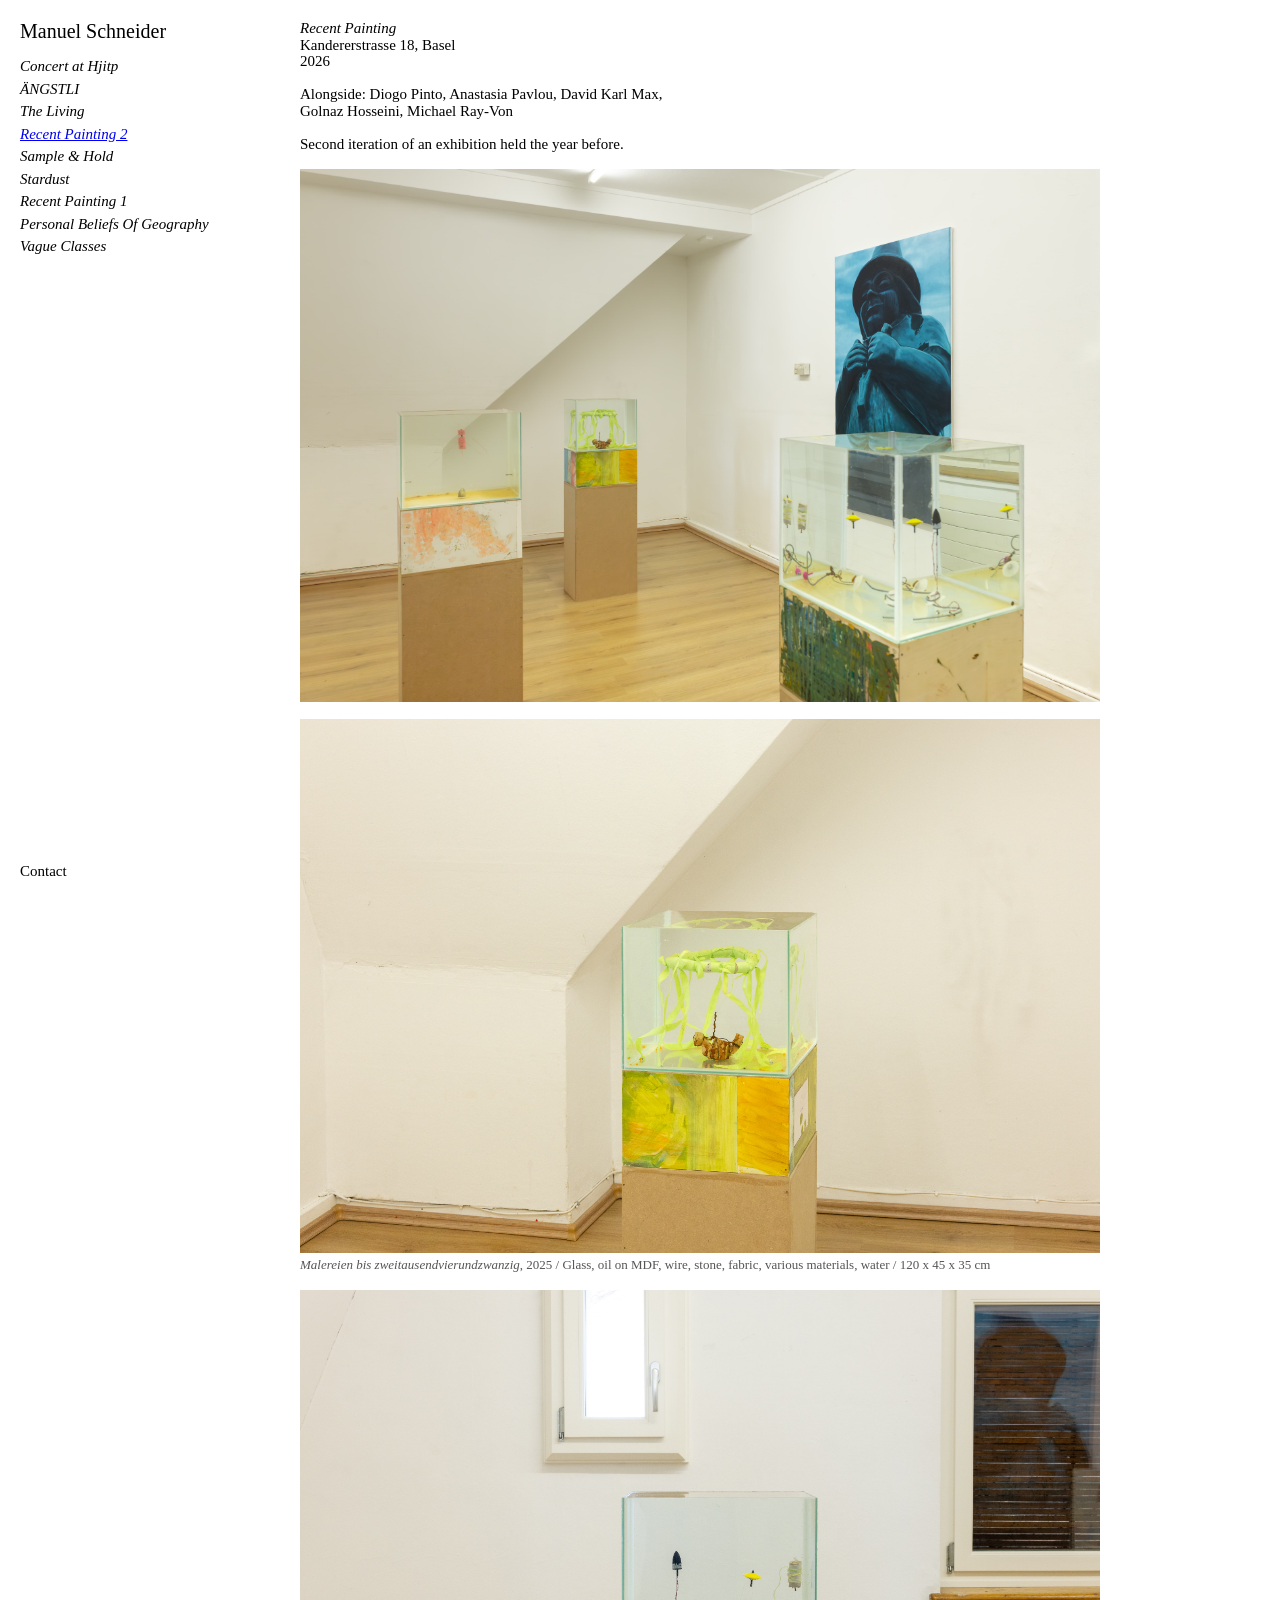
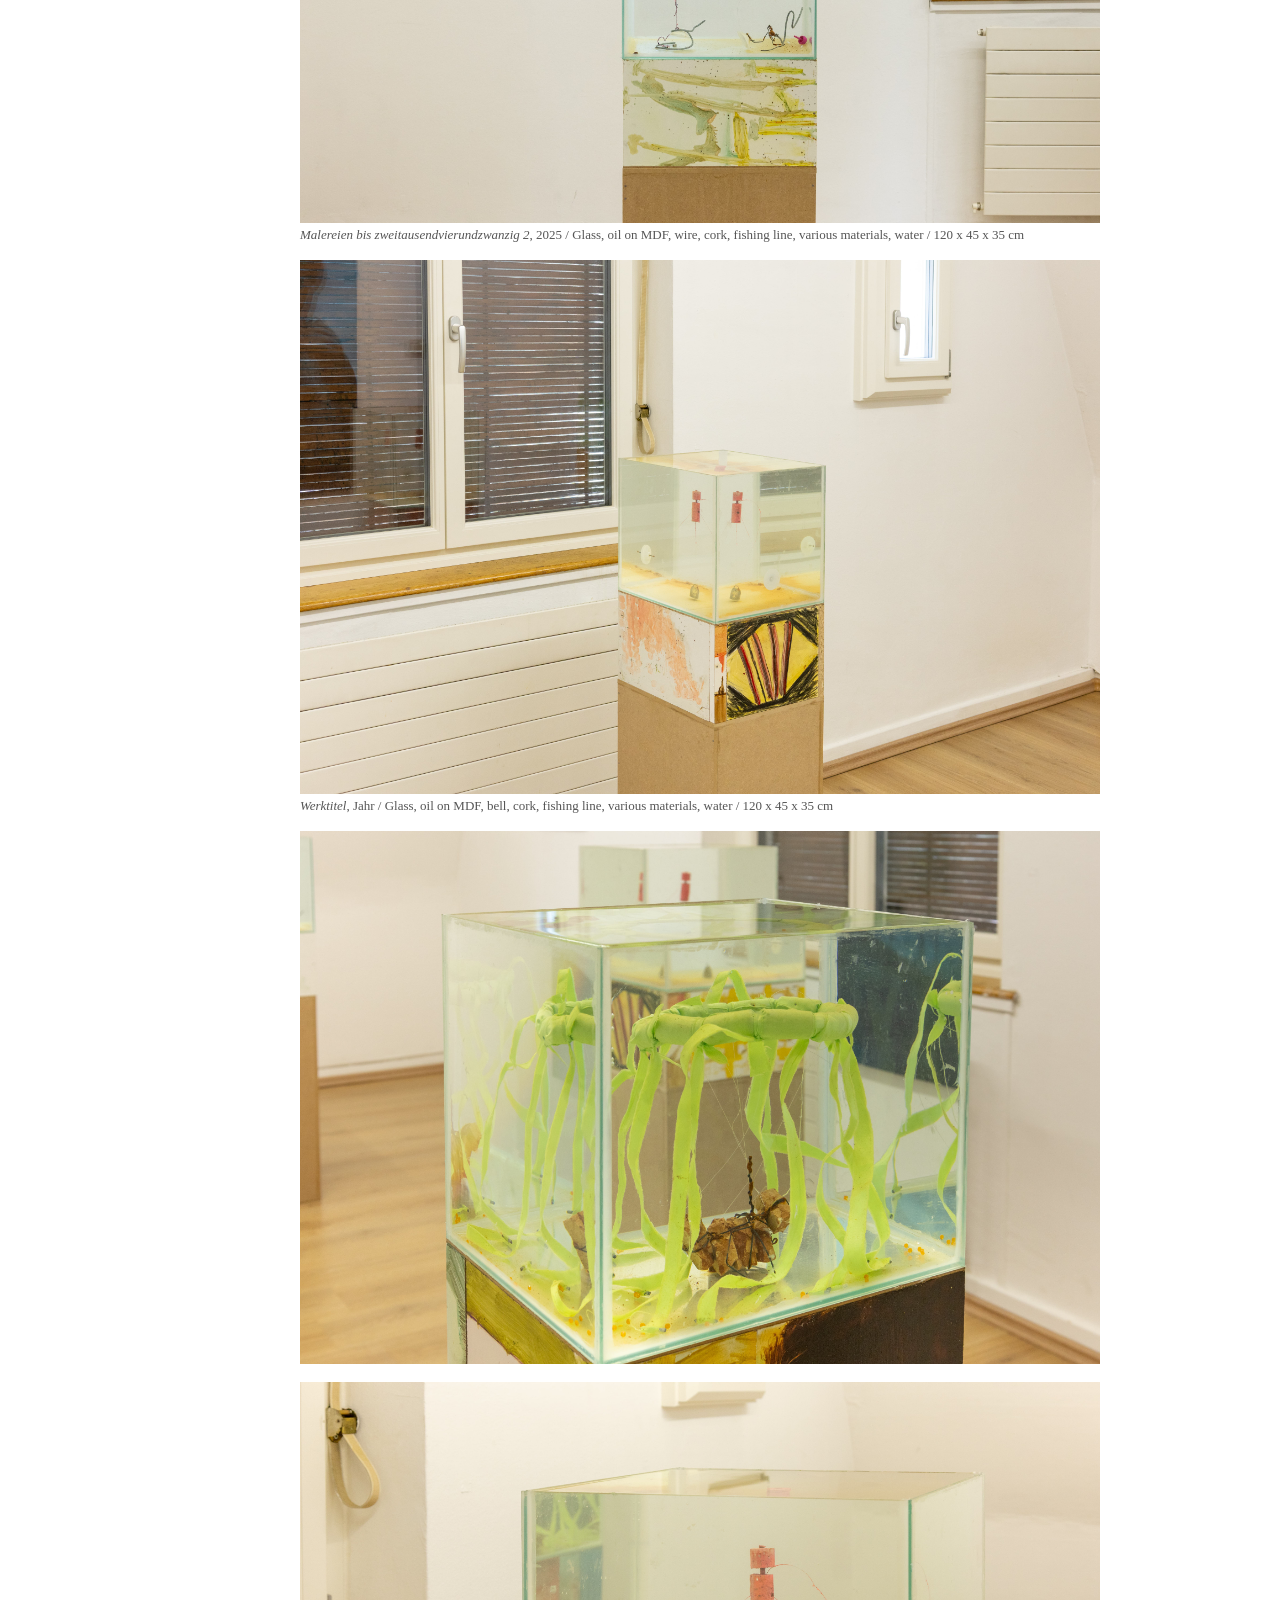
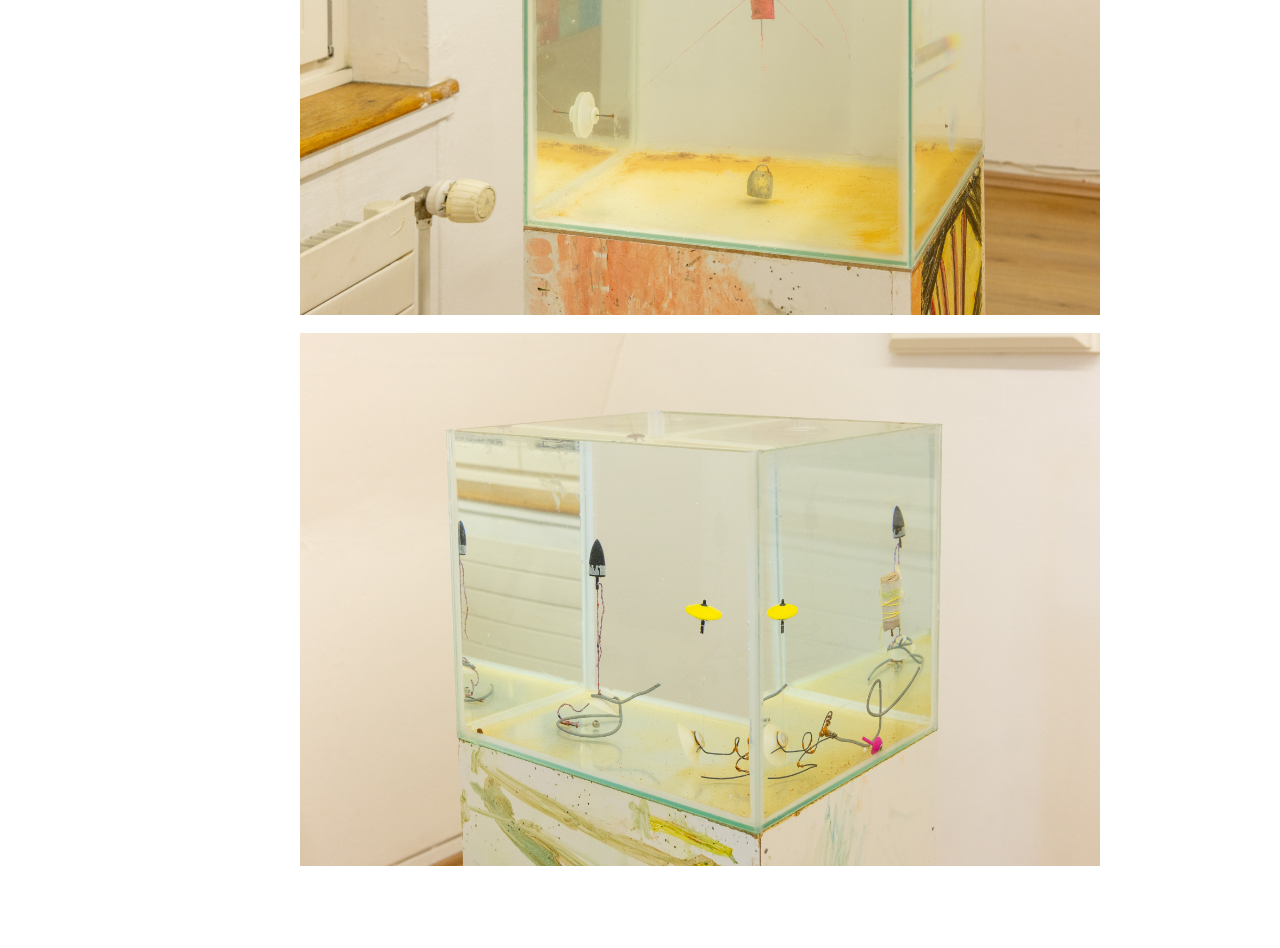
<file: recentpainting.html>
<!DOCTYPE html>
<html lang="en">
<head>
<meta charset="UTF-8">
<meta name="viewport" content="width=device-width, initial-scale=1.0">
<title>Recent Painting — Manuel Schneider</title>
<meta name="description" content="Recent Painting, group exhibition by Manuel Schneider with Diogo Pinto, Anastasia Pavlou, David Karl Max, Golnaz Hosseini and Michael Ray-Von, Kandererstrasse 18, Basel, 2026.">
<link rel="stylesheet" href="style.css">
</head>
<body>

<div id="sidebar-root"></div>

<div id="content">

  <!--
    KOPFBLOCK
    Zeile 1: Ausstellungstitel (kursiv)
    Zeile 2: Ausstellungsort, Stadt
    Zeile 3: Jahr
  -->
  <div class="block type2">
    <i>Recent Painting</i><br>
    Kandererstrasse 18, Basel<br>
    2026
  </div>

  <div class="block type2">
    Alongside: Diogo Pinto, Anastasia Pavlou, David Karl Max, Golnaz Hosseini, Michael Ray-Von
  </div>

  <!-- Begleittext, kann auch weggelassen werden (ganzen Block löschen) -->
  <div class="block type2">
    Second iteration of an exhibition held the year before.
  </div>

  <!--
    BILDER
    Bildunterschrift optional: Titel (kursiv), Jahr / Material / Grösse
    Zeile einfach weglassen, wenn nicht gebraucht.
  -->
  <div class="block">
    <img src="images/recentpainting/01.jpg" alt="Recent Painting, installation view, Kandererstrasse 18, Basel, Manuel Schneider, 2026">
  </div>
  <div class="block">
    <img src="images/recentpainting/02.jpg" alt="Malereien bis zweitausendvierundzwanzig, Manuel Schneider, 2025">
    <p class="caption type2"><i>Malereien bis zweitausendvierundzwanzig</i>, 2025 / Glass, oil on MDF, wire, stone, fabric, various materials, water / 120 x 45 x 35 cm</p>
  </div>
  <div class="block">
    <img src="images/recentpainting/03.jpg" alt="Malereien bis zweitausendvierundzwanzig 2, Manuel Schneider, 2025">
    <p class="caption type2"><i>Malereien bis zweitausendvierundzwanzig 2</i>, 2025 / Glass, oil on MDF, wire, cork, fishing line, various materials, water / 120 x 45 x 35 cm</p>
  </div>
  <div class="block">
    <img src="images/recentpainting/04.jpg" alt="Work title, Manuel Schneider, Recent Painting, 2026">
    <p class="caption type2"><i>Werktitel</i>, Jahr / Glass, oil on MDF, bell, cork, fishing line, various materials, water / 120 x 45 x 35 cm</p>
  </div>
  <div class="block">
    <img src="images/recentpainting/05.jpg" alt="Recent Painting, installation view, Kandererstrasse 18, Basel, Manuel Schneider, 2026">
  </div>
  <div class="block">
    <img src="images/recentpainting/06.jpg" alt="Recent Painting, installation view, Kandererstrasse 18, Basel, Manuel Schneider, 2026">
  </div>
  <div class="block">
    <img src="images/recentpainting/07.jpg" alt="Recent Painting, installation view, Kandererstrasse 18, Basel, Manuel Schneider, 2026">
  </div>

  <!--
    Video einbetten: YouTube-Link kopieren, z.B. https://youtu.be/dQw4w9WgXcQ
    -> nur der Teil nach dem letzten "/" ist die ID: dQw4w9WgXcQ
    Block einkommentieren und ID ersetzen.

  <div class="block video-frame">
    <iframe src="https://www.youtube-nocookie.com/embed/DEINE-VIDEO-ID"
      title="Video" loading="lazy"
      allow="accelerometer; autoplay; clipboard-write; encrypted-media; gyroscope; picture-in-picture"
      allowfullscreen></iframe>
  </div>

    Bei Vimeo (https://vimeo.com/76979871) stattdessen:
    src="https://player.vimeo.com/video/76979871"
  -->

</div>

<script src="sidebar.js"></script>
</body>
</html>
</file>
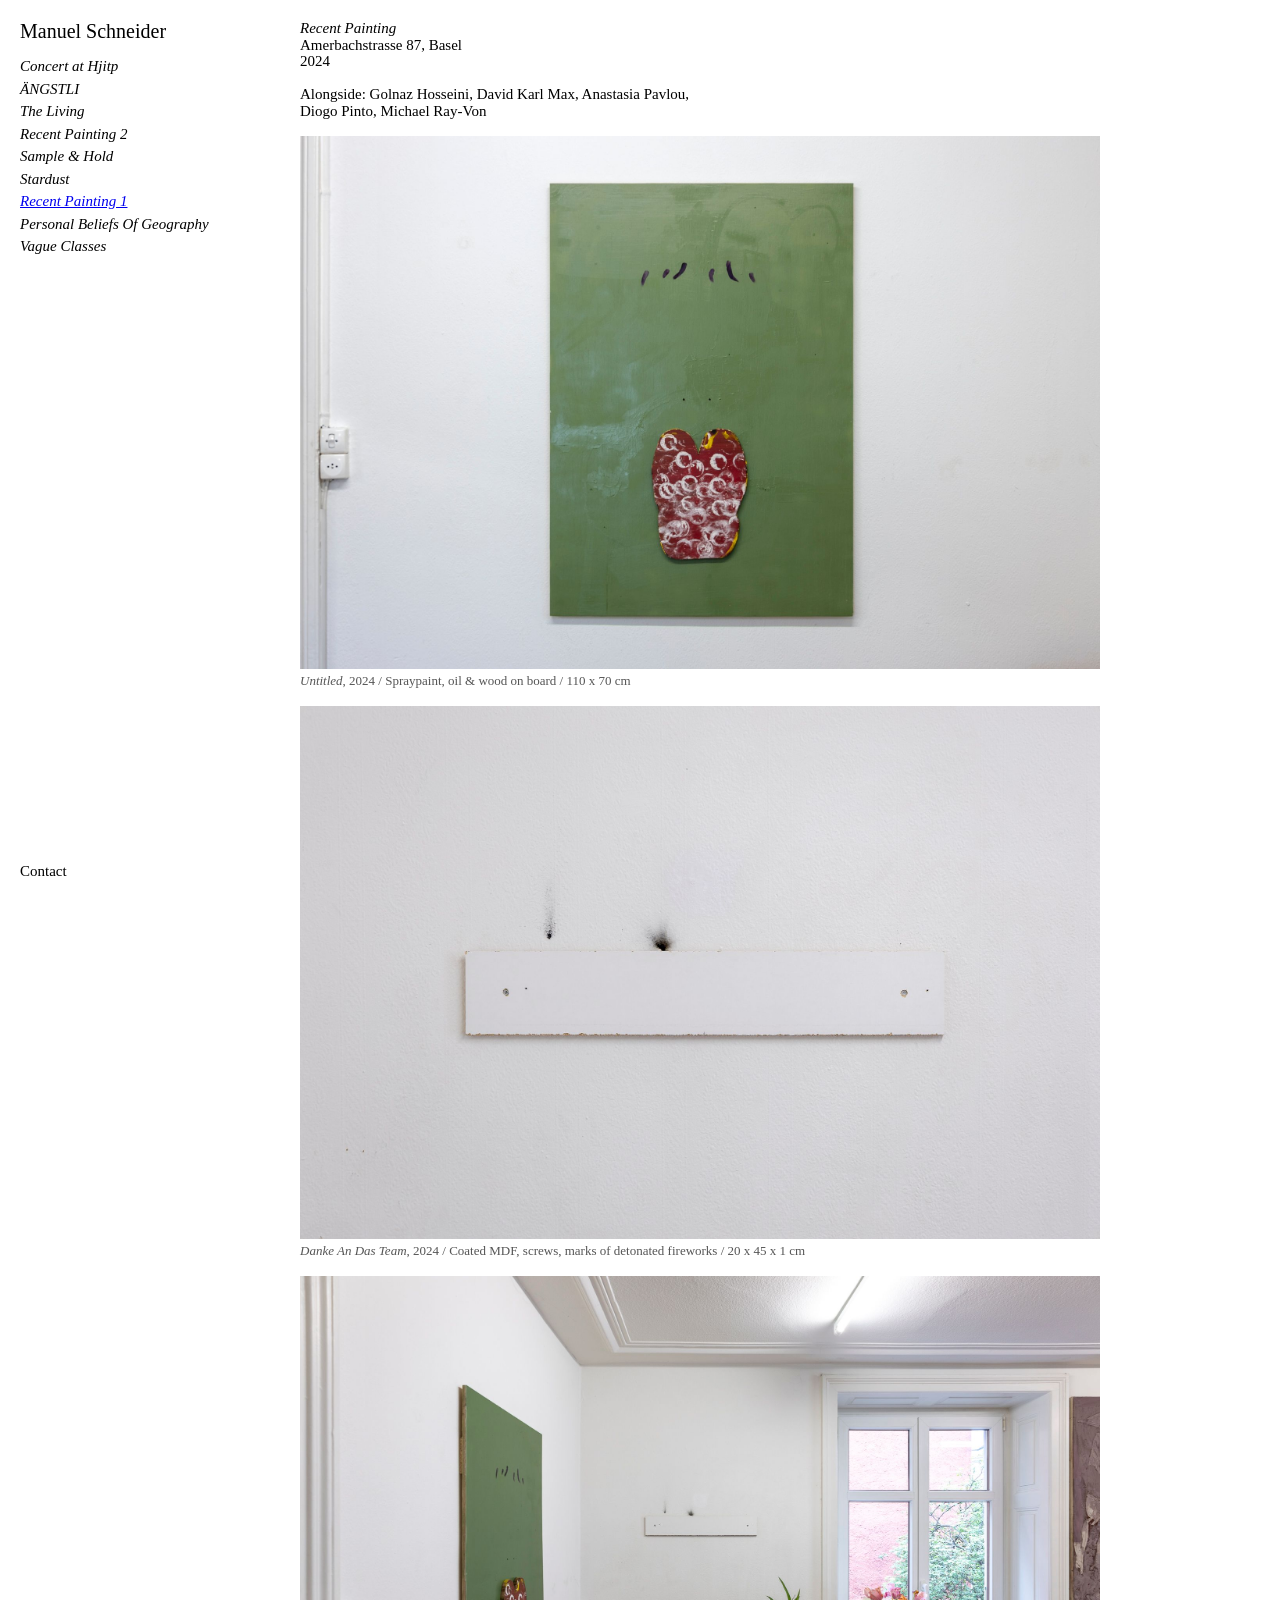
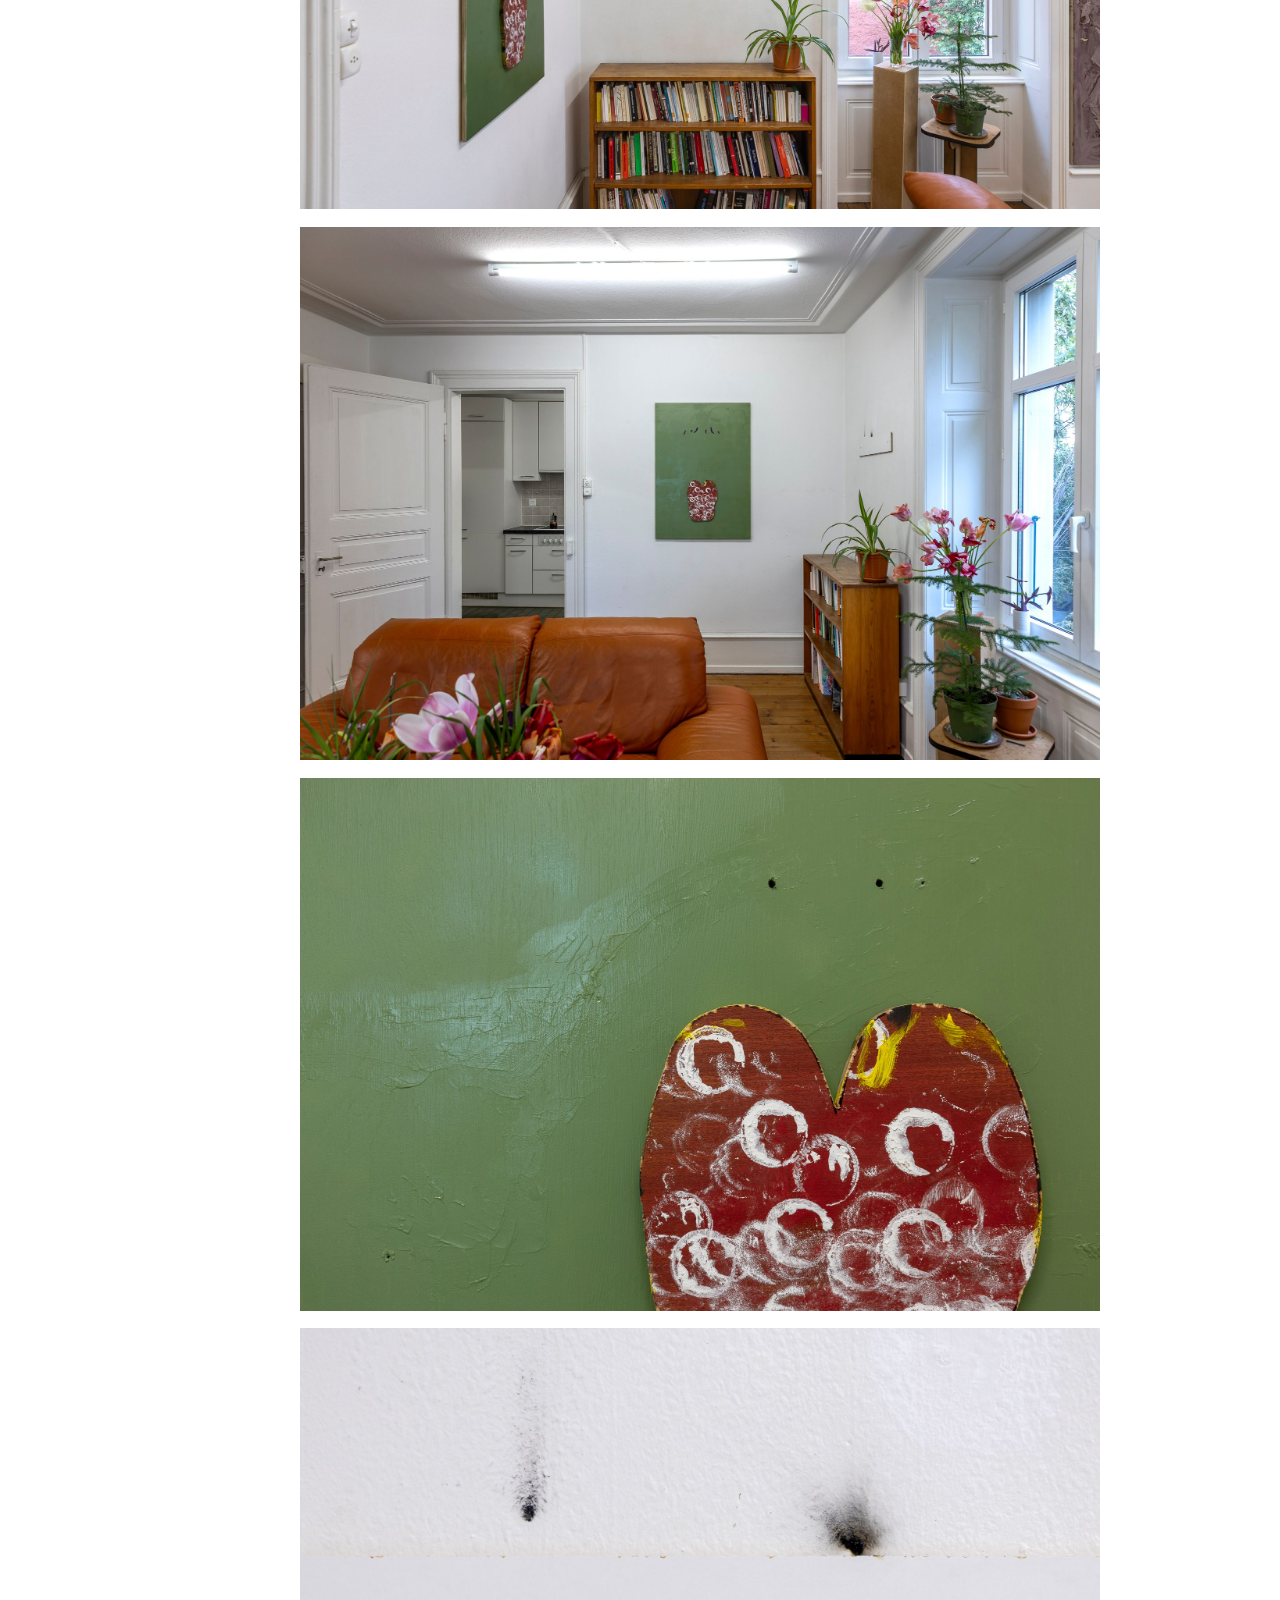
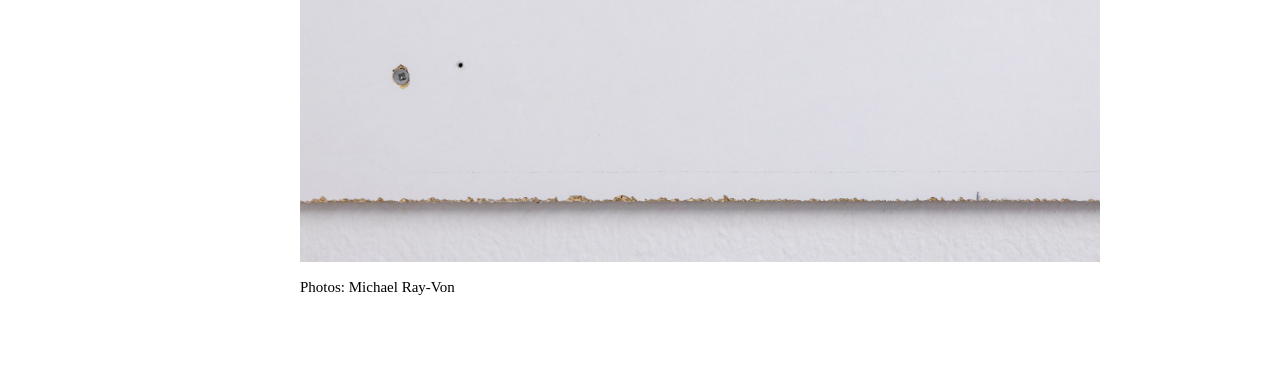
<file: recentpainting1.html>
<!DOCTYPE html>
<html lang="en">
<head>
<meta charset="UTF-8">
<meta name="viewport" content="width=device-width, initial-scale=1.0">
<!-- Titel unten UND Meta-Description ersetzen — nicht den Platzhaltertext stehen lassen! -->
<title>Recent Painting — Manuel Schneider</title>
<meta name="description" content="Recent Painting, group exhibition with Manuel Schneider, Basel, 2024.">
<link rel="stylesheet" href="style.css">
</head>
<body>

<div id="sidebar-root"></div>

<div id="content">

  <!--
    KOPFBLOCK
    Zeile 1: Ausstellungstitel (kursiv)
    Zeile 2: Ausstellungsort, Stadt
    Zeile 3: Jahr
  -->
  <div class="block type2">
    <i>Recent Painting</i><br>
    Amerbachstrasse 87, Basel<br>
    2024
  </div>

  <!--
    NUR BEI GRUPPENAUSSTELLUNGEN — bei Einzelausstellungen diesen
    ganzen Block löschen.
  -->
  <div class="block type2">
    Alongside: Golnaz Hosseini, David Karl Max, Anastasia Pavlou, Diogo Pinto, Michael Ray-Von
  </div>

  <!-- Begleittext, kann auch weggelassen werden (ganzen Block löschen) -->




  <!--
    BILDER
    Blöcke duplizieren für mehr, löschen für weniger.
    Die Bildunterschrift (Titel, Jahr / Material / Grösse) ist optional
    — die <p class="caption">-Zeile einfach löschen, falls nicht
    gebraucht, z.B. bei reinen Installationsansichten.
    Schema: Titel (kursiv), Jahr / Material 1, Material 2 / BxHxT
  -->
  <div class="block">
    <img src="images/recentpainting1/recentpainting1-manuel-schneider01.jpg" alt="Recent Painting, Manuel Schneider, Untitled, 2024">
    <p class="caption type2"><i>Untitled</i>, 2024 / Spraypaint, oil & wood on board / 110 x 70 cm</p>
  </div>
  <div class="block">
    <img src="images/recentpainting1/recentpainting1-manuel-schneider02.jpg" alt="Recent Painting, Manuel Schneider, Untitled, 2024">
    <p class="caption type2"><i>Danke An Das Team</i>, 2024 / Coated MDF, screws, marks of detonated fireworks / 20 x 45 x 1 cm</p>
  </div>
  <div class="block">
    <img src="images/recentpainting1/recentpainting1-manuel-schneider03.jpg" alt="Recent Painting, Manuel Schneider, 2024">
  </div>
    <div class="block">
    <img src="images/recentpainting1/recentpainting1-manuel-schneider04.jpg" alt="Recent Painting, Manuel Schneider, Untitled, 2024">
  </div>
    <div class="block">
    <img src="images/recentpainting1/recentpainting1-manuel-schneider05.jpg" alt="Recent Painting, Manuel Schneider, Untitled, 2024">
  </div>
    <div class="block">
    <img src="images/recentpainting1/recentpainting1-manuel-schneider06.jpg" alt="Recent Painting, Manuel Schneider, Danke An Das Team, 2024">
  </div>

  <!-- Fotocredit: bezieht sich auf alle Bilder oben, kann auch weggelassen werden -->
  <div class="block type2">
    Photos: Michael Ray-Von
  </div>

  <!--
    Video einbetten: YouTube-Link kopieren, z.B. https://youtu.be/dQw4w9WgXcQ
    -> nur der Teil nach dem letzten "/" ist die ID: dQw4w9WgXcQ
    Block einkommentieren und ID ersetzen.

  <div class="block video-frame">
    <iframe src="https://www.youtube-nocookie.com/embed/DEINE-VIDEO-ID"
      title="Video" loading="lazy"
      allow="accelerometer; autoplay; clipboard-write; encrypted-media; gyroscope; picture-in-picture"
      allowfullscreen></iframe>
  </div>

    Bei Vimeo (https://vimeo.com/76979871) stattdessen:
    src="https://player.vimeo.com/video/76979871"
  -->

</div>

<script src="sidebar.js"></script>
</body>
</html>

<!--
  NICHT VERGESSEN, ausserhalb dieser Datei:
  1. In sidebar.js bei navLinks eine neue Zeile mit Titel + Dateiname
     dieser Seite ergänzen.
  2. In sitemap.xml einen neuen <url><loc>...</loc></url>-Eintrag mit
     der Adresse dieser Seite ergänzen.
  Siehe ablaufplan-neue-ausstellung.md für die komplette Checkliste.
-->
</file>
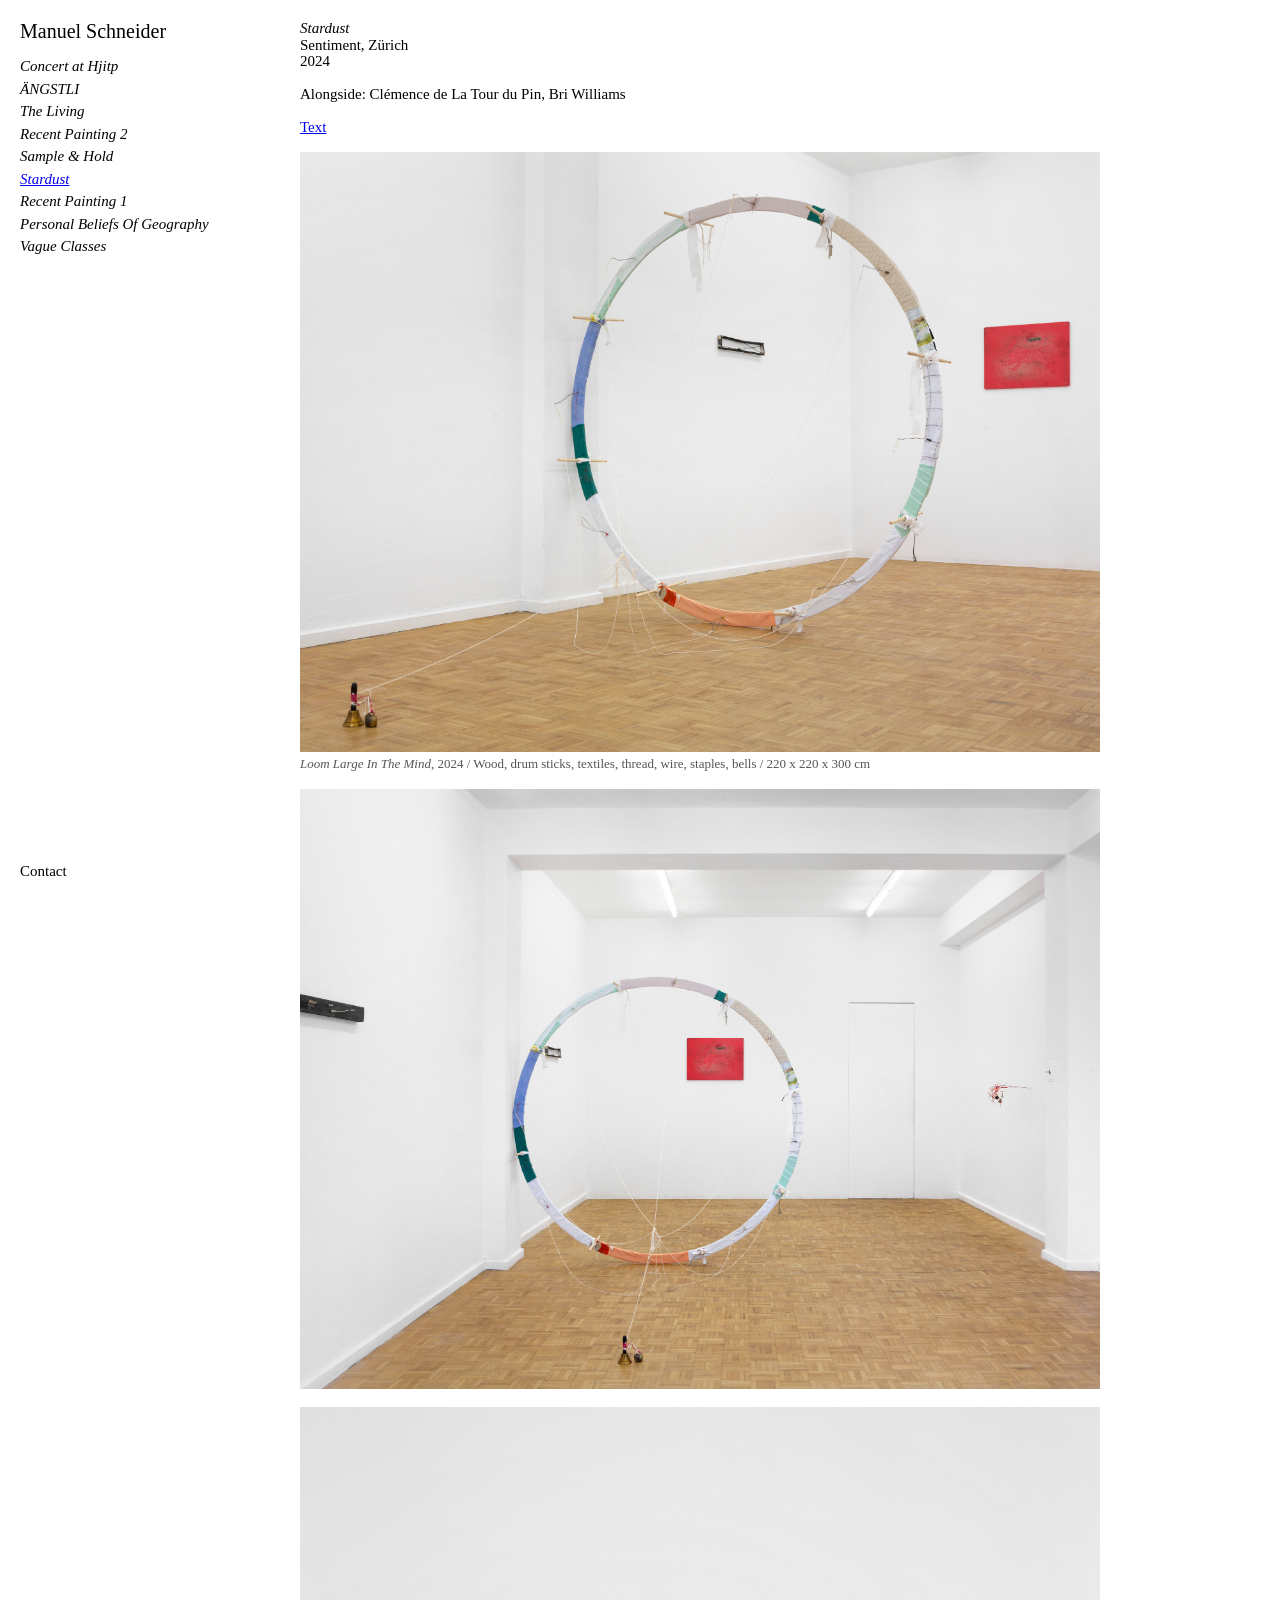
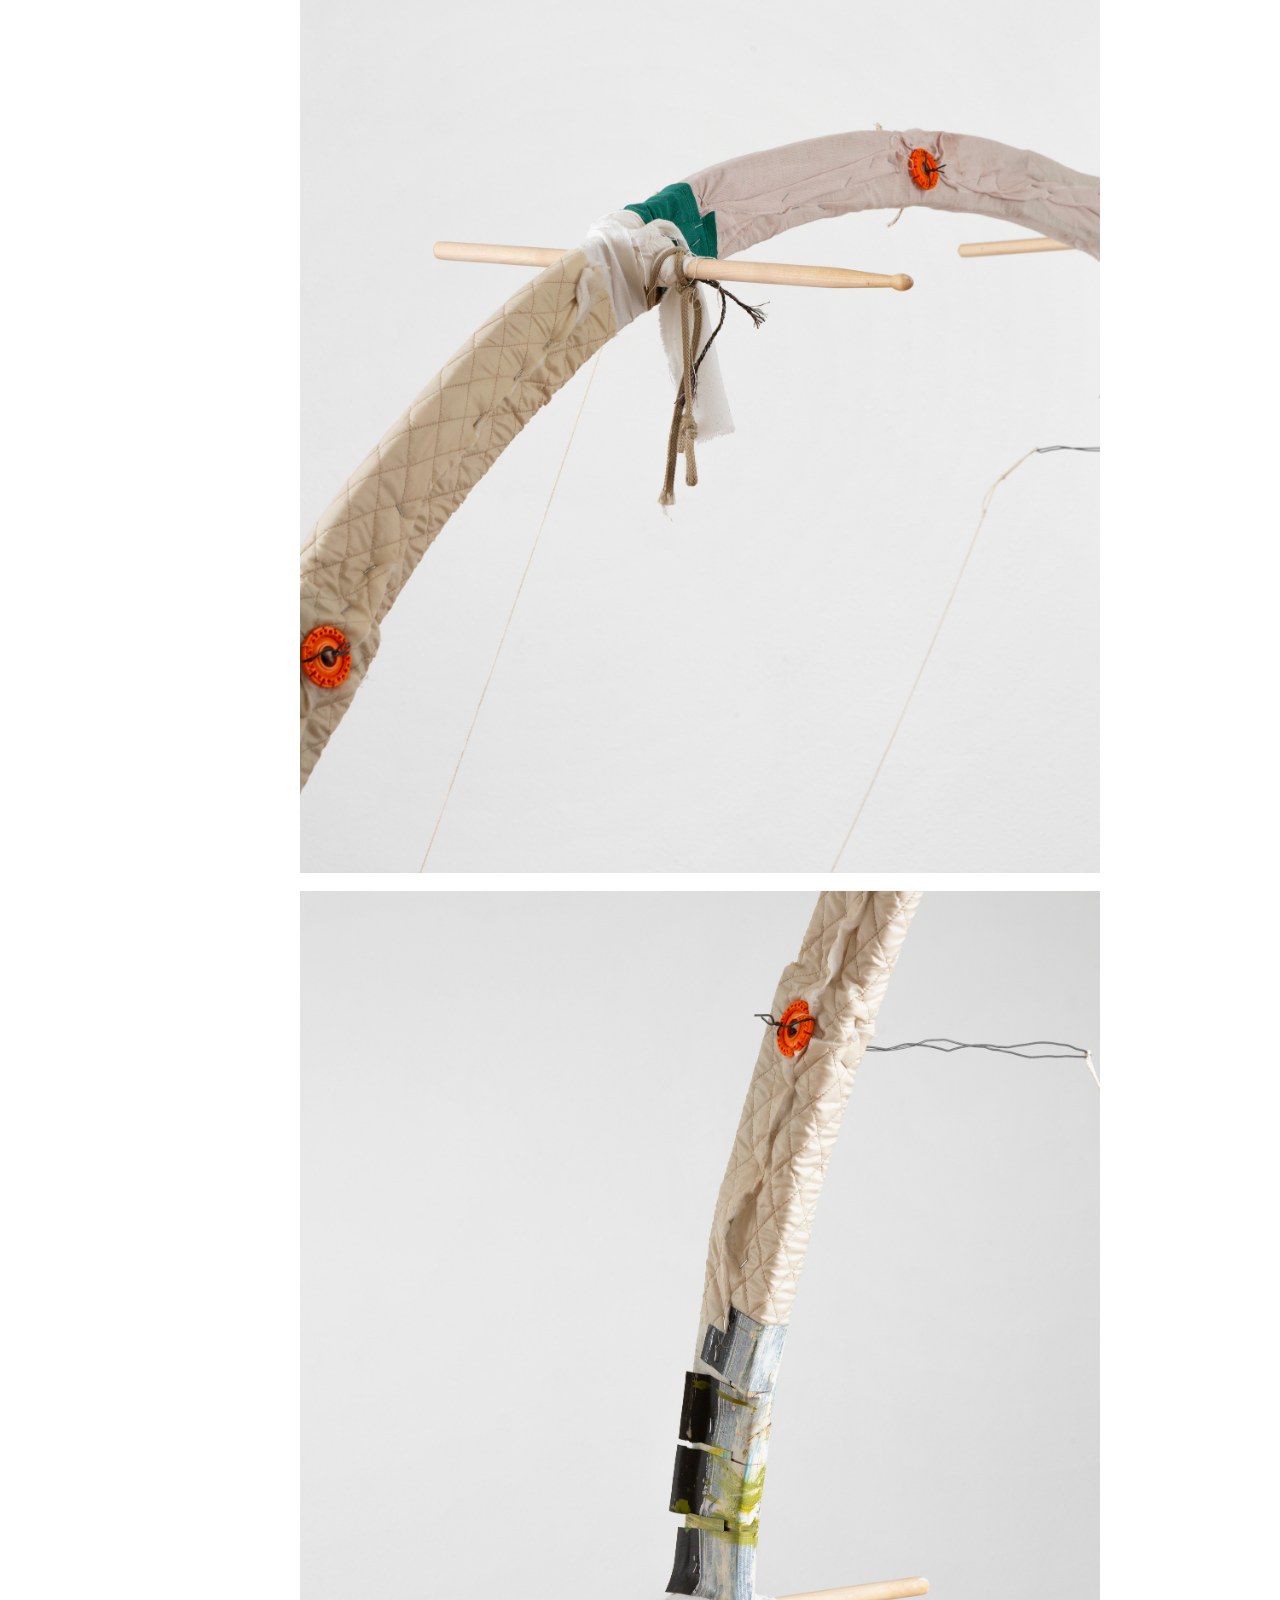
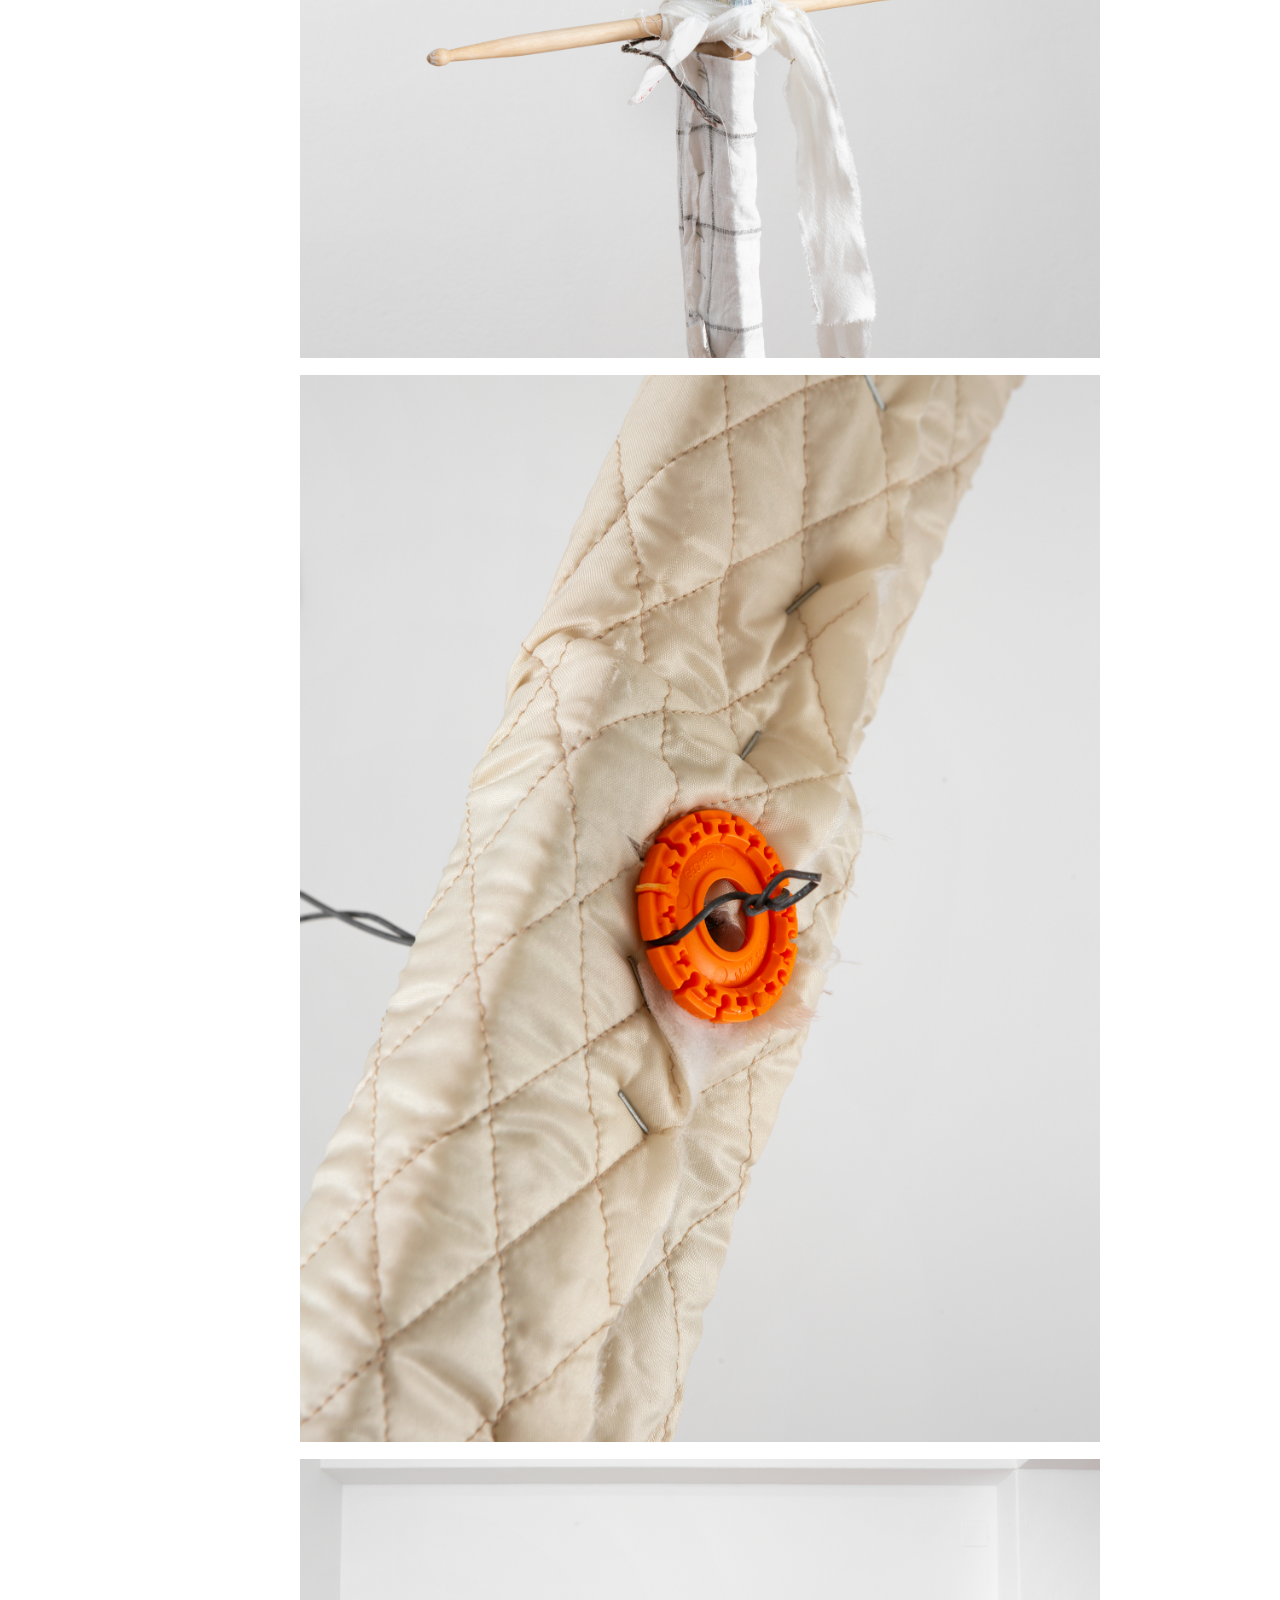
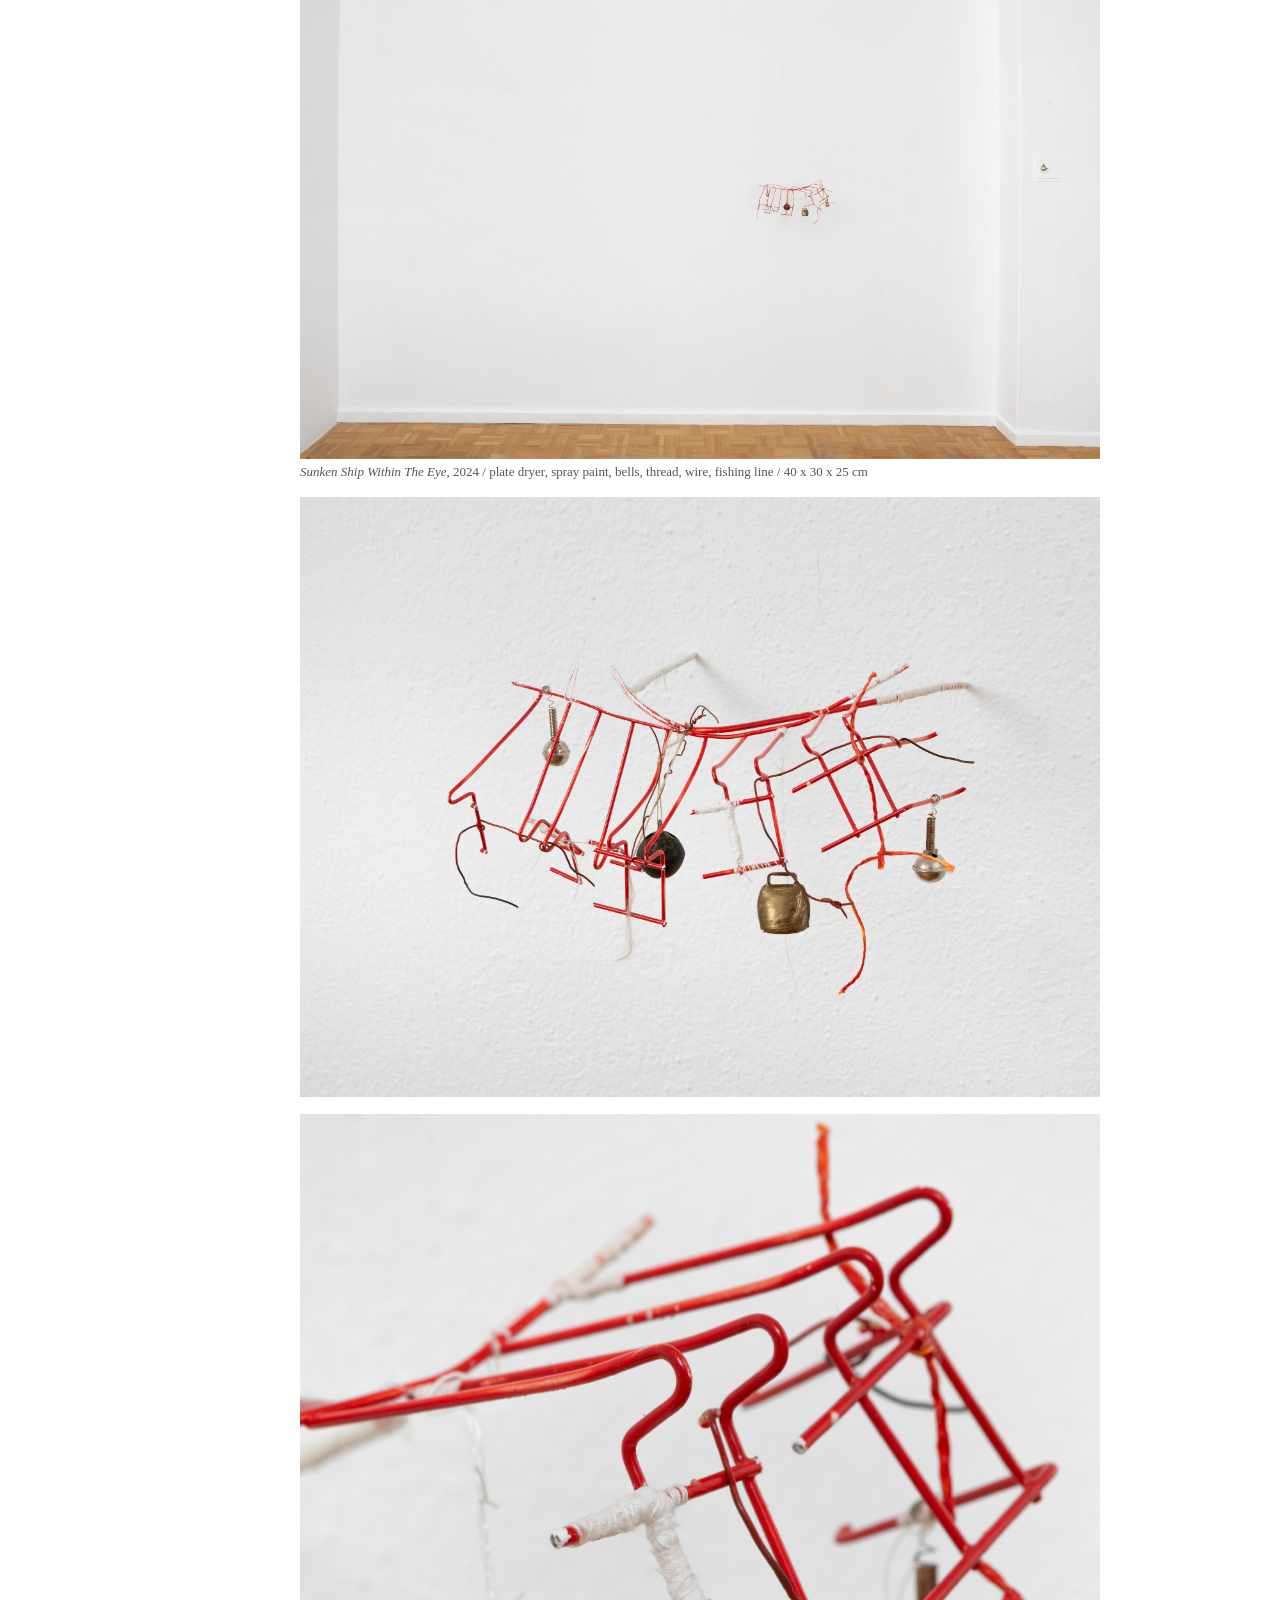
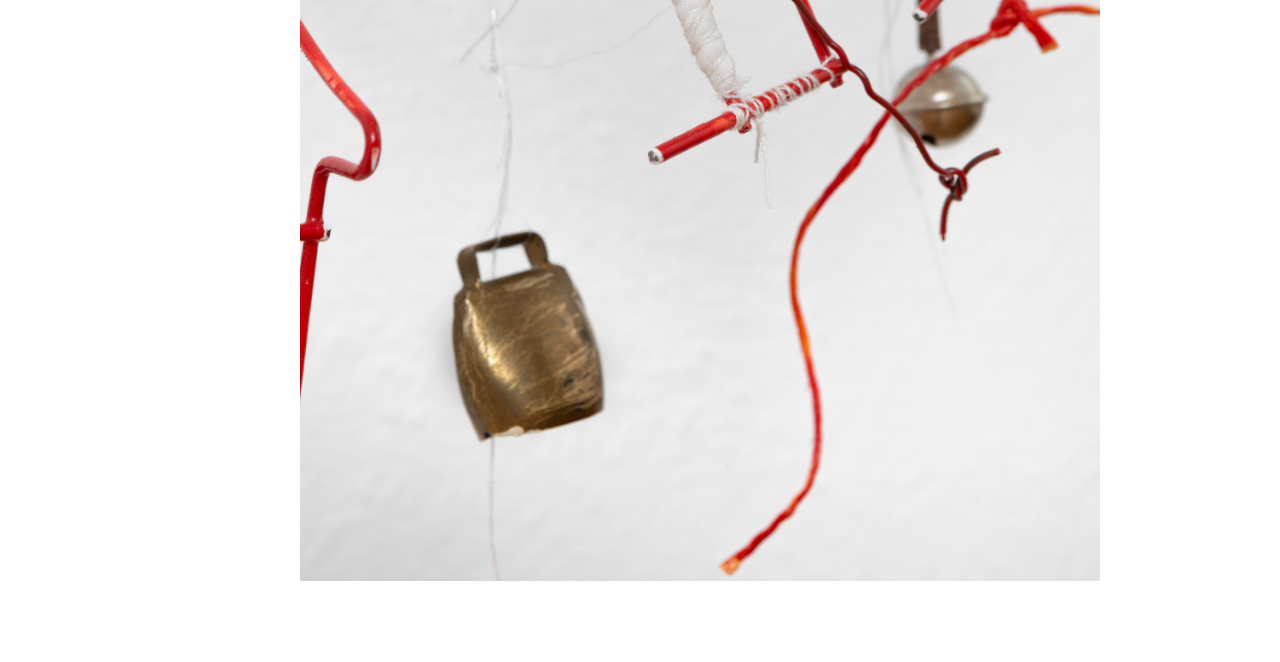
<file: stardust.html>
<!DOCTYPE html>
<html lang="en">
<head>
<meta charset="UTF-8">
<meta name="viewport" content="width=device-width, initial-scale=1.0">
<title>Stardust — Manuel Schneider</title>
<meta name="description" content="Stardust, group exhibition by Manuel Schneider with Clémence de La Tour du Pin and Bri Williams, Sentiment, Zürich, 2024">
<link rel="stylesheet" href="style.css">
</head>
<body>

<div id="sidebar-root"></div>

<div id="content">

  <!--
    KOPFBLOCK
    Zeile 1: Ausstellungstitel (kursiv)
    Zeile 2: Ausstellungsort, Stadt
    Zeile 3: Jahr
  -->
  <div class="block type2">
    <i>Stardust</i><br>
    Sentiment, Zürich<br>
    2024
  </div>

  <!--
    NUR BEI GRUPPENAUSSTELLUNGEN — bei Einzelausstellungen diesen
    ganzen Block löschen.
  -->
  <div class="block type2">
    Alongside: Clémence de La Tour du Pin, Bri Williams
  </div>

  <!-- Begleittext, kann auch weggelassen werden (ganzen Block löschen) -->
 
  <!-- Optional: Link zu einem PDF mit Ausstellungstext -->
  <div class="block type2">
    <a href="texte/stardust/exhibtiontextstardust.pdf">Text</a>
  </div>

  <!--
    BILDER
    Blöcke duplizieren für mehr, löschen für weniger.
    Die Bildunterschrift (Titel, Jahr / Material / Grösse) ist optional
    — die <p class="caption">-Zeile einfach löschen, falls nicht
    gebraucht, z.B. bei reinen Installationsansichten.
    Schema: Titel (kursiv), Jahr / Material 1, Material 2 / H x W x D
  -->
  <div class="block">
    <img src="images/stardust/sentiment-stardust-manuel-schneider-01.jpg" alt="Stardust, Sentiment installation view, Manuel Schneider, 2024">
    <p class="caption type2"><i>Loom Large In The Mind</i>, 2024 / Wood, drum sticks, textiles, thread, wire, staples, bells / 220 x 220 x 300 cm</p>
  </div>
  <div class="block">
    <img src="images/stardust/sentiment-stardust-manuel-schneider-02.jpg" alt="Stardust, Sentiment, installation view, Manuel Schneider, 2024">
  </div>
  <div class="block">
    <img src="images/stardust/sentiment-stardust-manuel-schneider-03.jpg" alt="Stardust, Sentiment, installation view, Manuel Schneider, 2024">
  </div>
  <div class="block">
    <img src="images/stardust/sentiment-stardust-manuel-schneider-04.jpg" alt="Stardust, Sentiment, installation view, Manuel Schneider, 2024">
  </div>
  <div class="block">
    <img src="images/stardust/sentiment-stardust-manuel-schneider-05.jpg" alt="Stardust, Sentiment, installation view, Manuel Schneider, 2024">
  </div>
  <div class="block">
    <img src="images/stardust/sentiment-stardust-manuel-schneider-06.jpg" alt="Stardust, Sentiment, installation view, Manuel Schneider, 2024">
     <p class="caption type2"><i>Sunken Ship Within The Eye</i>, 2024 / plate dryer, spray paint, bells, thread, wire, fishing line / 40 x 30 x 25 cm</p>
  </div>
  <div class="block">
    <img src="images/stardust/sentiment-stardust-manuel-schneider-07.jpg" alt="Stardust, Sentiment, installation view, Manuel Schneider, 2024">
  </div>
  <div class="block">
    <img src="images/stardust/sentiment-stardust-manuel-schneider-08.jpg" alt="Stardust, Sentiment, installation view, Manuel Schneider, 2024">
  </div>


  <!--
    Video einbetten: YouTube-Link kopieren, z.B. https://youtu.be/dQw4w9WgXcQ
    -> nur der Teil nach dem letzten "/" ist die ID: dQw4w9WgXcQ
    Block einkommentieren und ID ersetzen.

  <div class="block video-frame">
    <iframe src="https://www.youtube-nocookie.com/embed/DEINE-VIDEO-ID"
      title="Video" loading="lazy"
      allow="accelerometer; autoplay; clipboard-write; encrypted-media; gyroscope; picture-in-picture"
      allowfullscreen></iframe>
  </div>

    Bei Vimeo (https://vimeo.com/76979871) stattdessen:
    src="https://player.vimeo.com/video/76979871"
  -->

</div>

<script src="sidebar.js"></script>
</body>
</html>
</file>
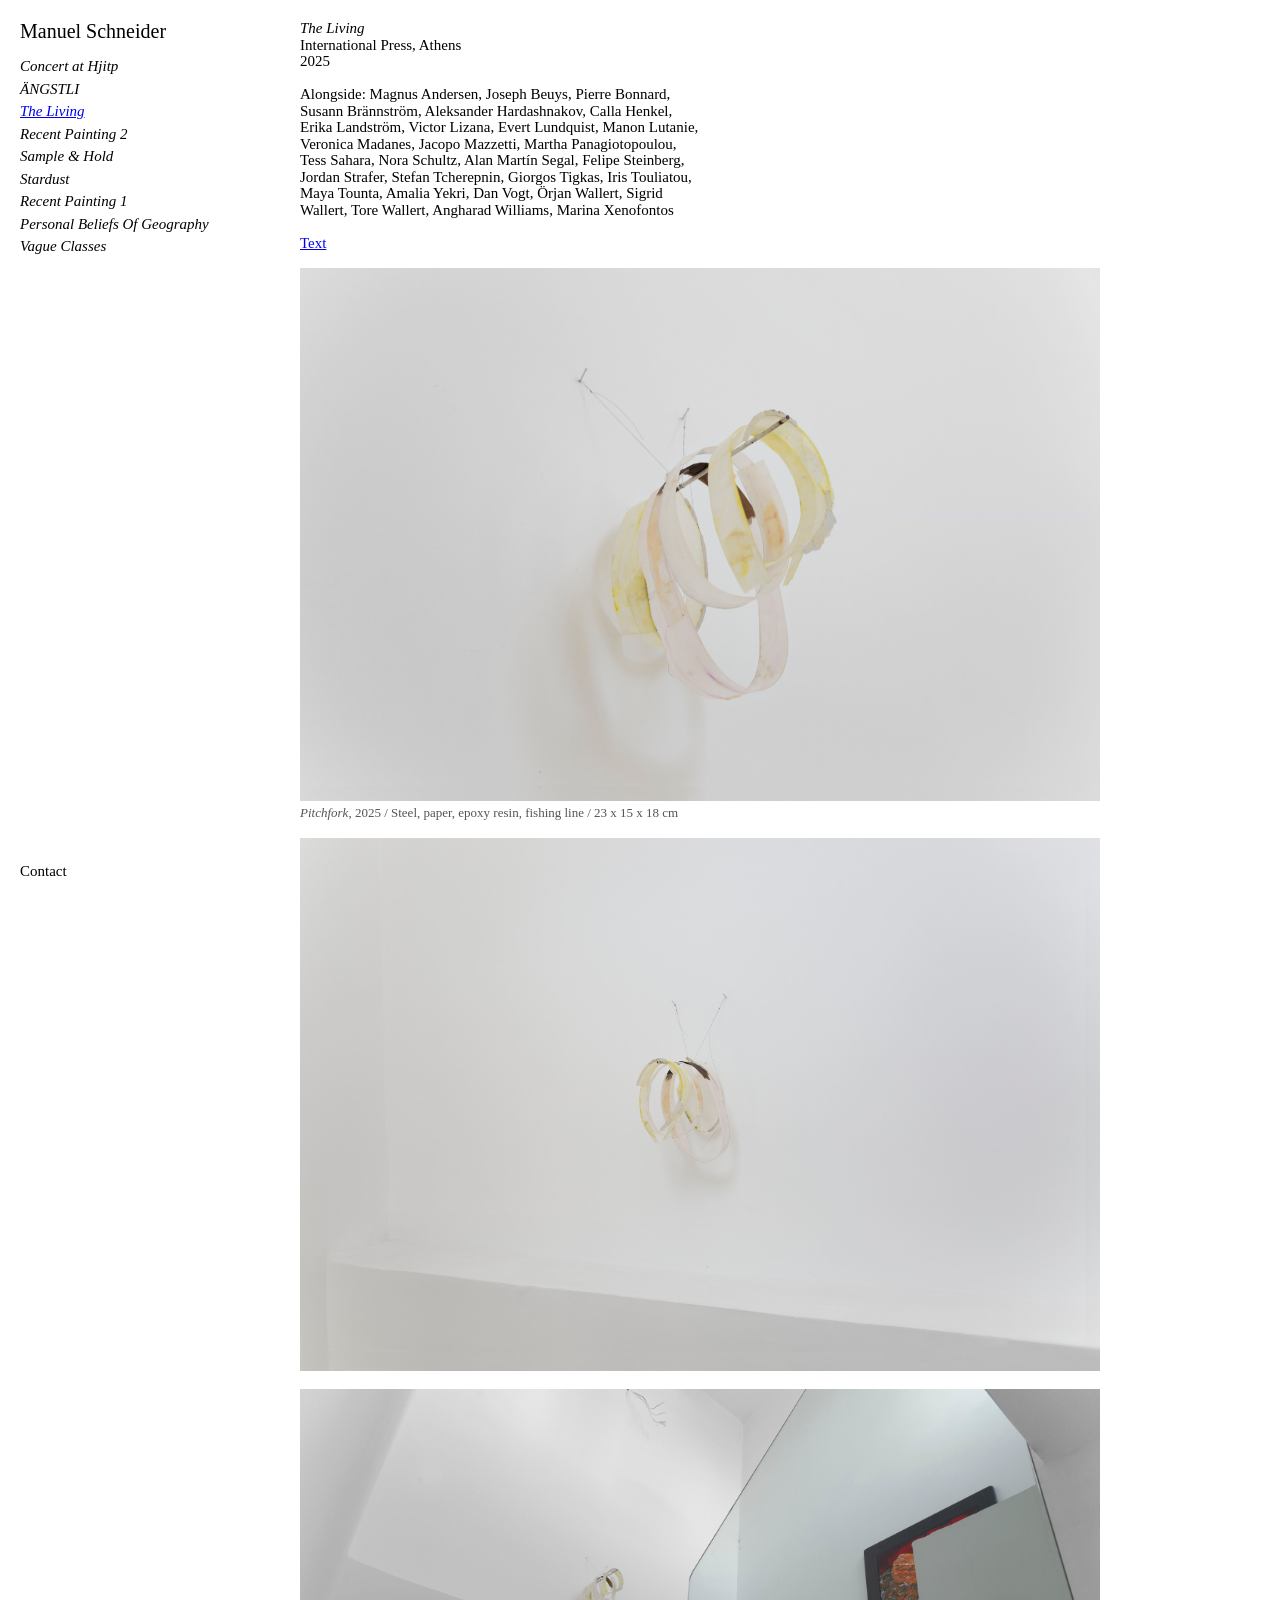
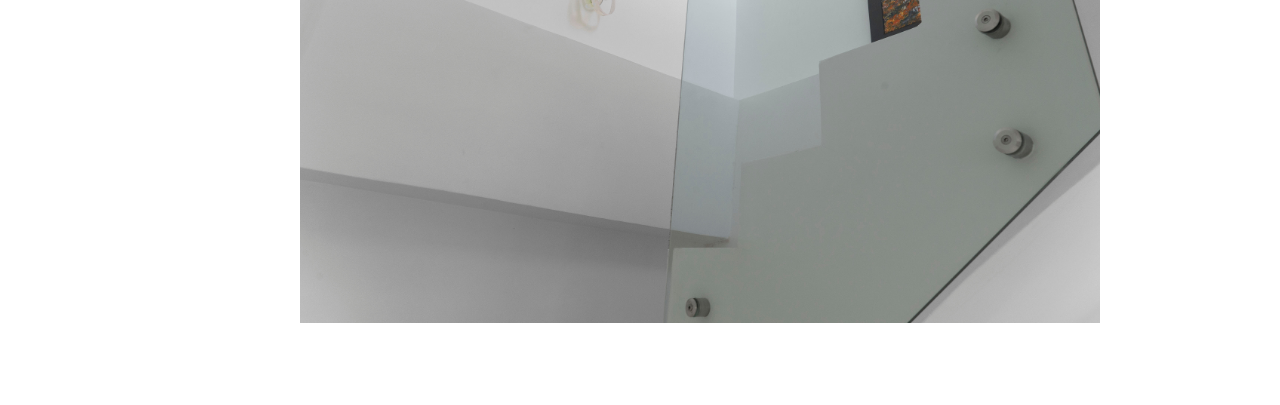
<file: theliving.html>
<!DOCTYPE html>
<html lang="en">
<head>
<meta charset="UTF-8">
<meta name="viewport" content="width=device-width, initial-scale=1.0">
<title>Pitchfork — Manuel Schneider</title>
<meta name="description" content="Pitchfork by Manuel Schneider, shown as part of the group exhibition The Living, International Press, Athens, 2025.">
<link rel="stylesheet" href="style.css">
</head>
<body>

<div id="sidebar-root"></div>

<div id="content">

  <!--
    KOPFBLOCK
    Zeile 1: Ausstellungstitel (kursiv)
    Zeile 2: Ausstellungsort, Stadt
    Zeile 3: Jahr
  -->
  <div class="block type2">
    <i>The Living</i><br>
    International Press, Athens<br>
    2025
  </div>

  <!-- Nur bei Gruppenausstellungen -->
  <div class="block type2">
    Alongside: Magnus Andersen, Joseph Beuys, Pierre Bonnard, Susann Brännström, Aleksander Hardashnakov, Calla Henkel, Erika Landström, Victor Lizana, Evert Lundquist, Manon Lutanie, Veronica Madanes, Jacopo Mazzetti, Martha Panagiotopoulou, Tess Sahara, Nora Schultz, Alan Martín Segal, Felipe Steinberg, Jordan Strafer, Stefan Tcherepnin, Giorgos Tigkas, Iris Touliatou, Maya Tounta, Amalia Yekri, Dan Vogt, Örjan Wallert, Sigrid Wallert, Tore Wallert, Angharad Williams, Marina Xenofontos
  </div>

  <!-- Optional: Link zu einem PDF mit Ausstellungstext -->
  <div class="block type2">
    <a href="texte/theliving/presstexttheliving.pdf">Text</a>
  </div>

  <!--
    BILDER
    Bildunterschrift optional: Titel (kursiv), Jahr / Material / Grösse
  -->
  <div class="block">
    <img src="images/theliving/01.jpg" alt="Pitchfork, steel, paper, epoxy resin, fishing line, Manuel Schneider, 2025">
    <p class="caption type2"><i>Pitchfork</i>, 2025 / Steel, paper, epoxy resin, fishing line / 23 x 15 x 18 cm</p>
  </div>
  <div class="block">
    <img src="images/theliving/02.jpg" alt="The Living, installation view, International Press, Athens, 2025">
  </div>
  <div class="block">
    <img src="images/theliving/03.jpg" alt="The Living, installation view, International Press, Athens, 2025">
  </div>

  <!--
    Video einbetten: YouTube-Link kopieren, z.B. https://youtu.be/dQw4w9WgXcQ
    -> nur der Teil nach dem letzten "/" ist die ID: dQw4w9WgXcQ
    Block einkommentieren und ID ersetzen.

  <div class="block video-frame">
    <iframe src="https://www.youtube-nocookie.com/embed/DEINE-VIDEO-ID"
      title="Video" loading="lazy"
      allow="accelerometer; autoplay; clipboard-write; encrypted-media; gyroscope; picture-in-picture"
      allowfullscreen></iframe>
  </div>

    Bei Vimeo (https://vimeo.com/76979871) stattdessen:
    src="https://player.vimeo.com/video/76979871"
  -->

</div>

<script src="sidebar.js"></script>
</body>
</html>
</file>
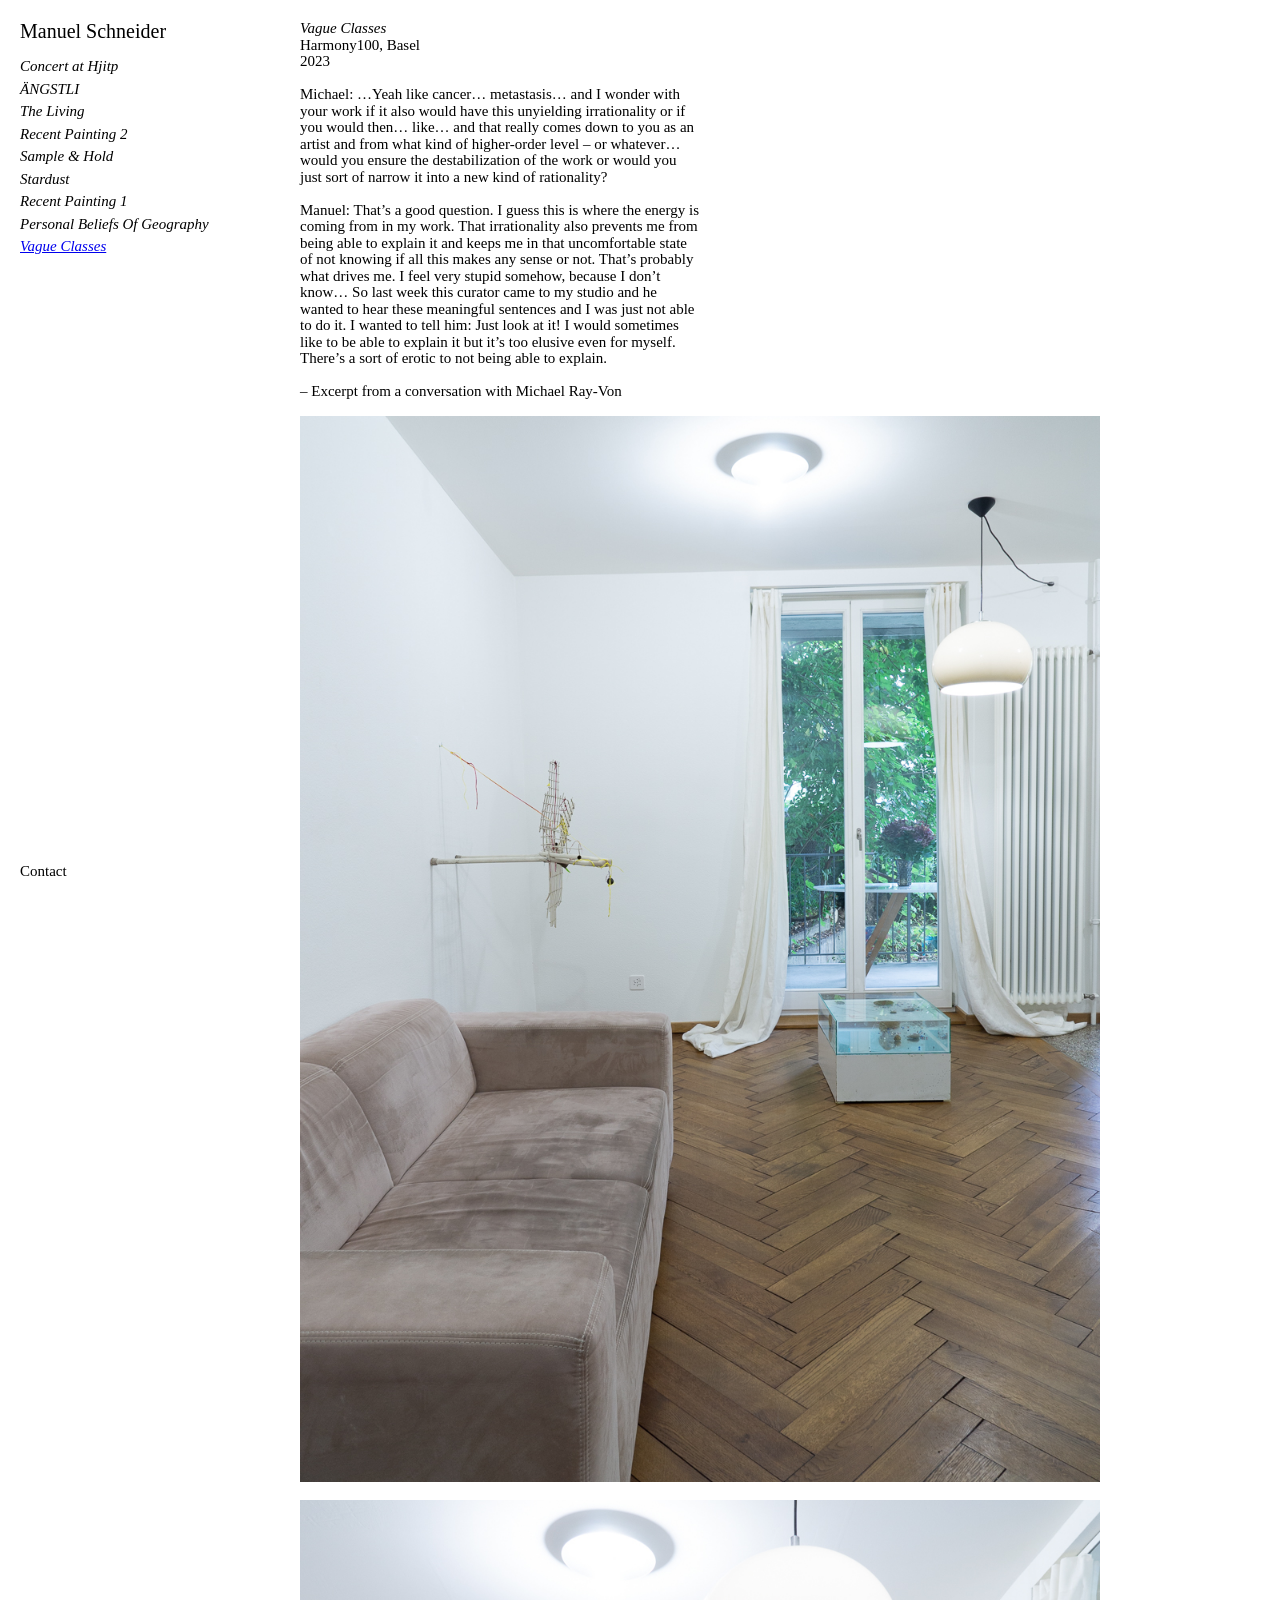
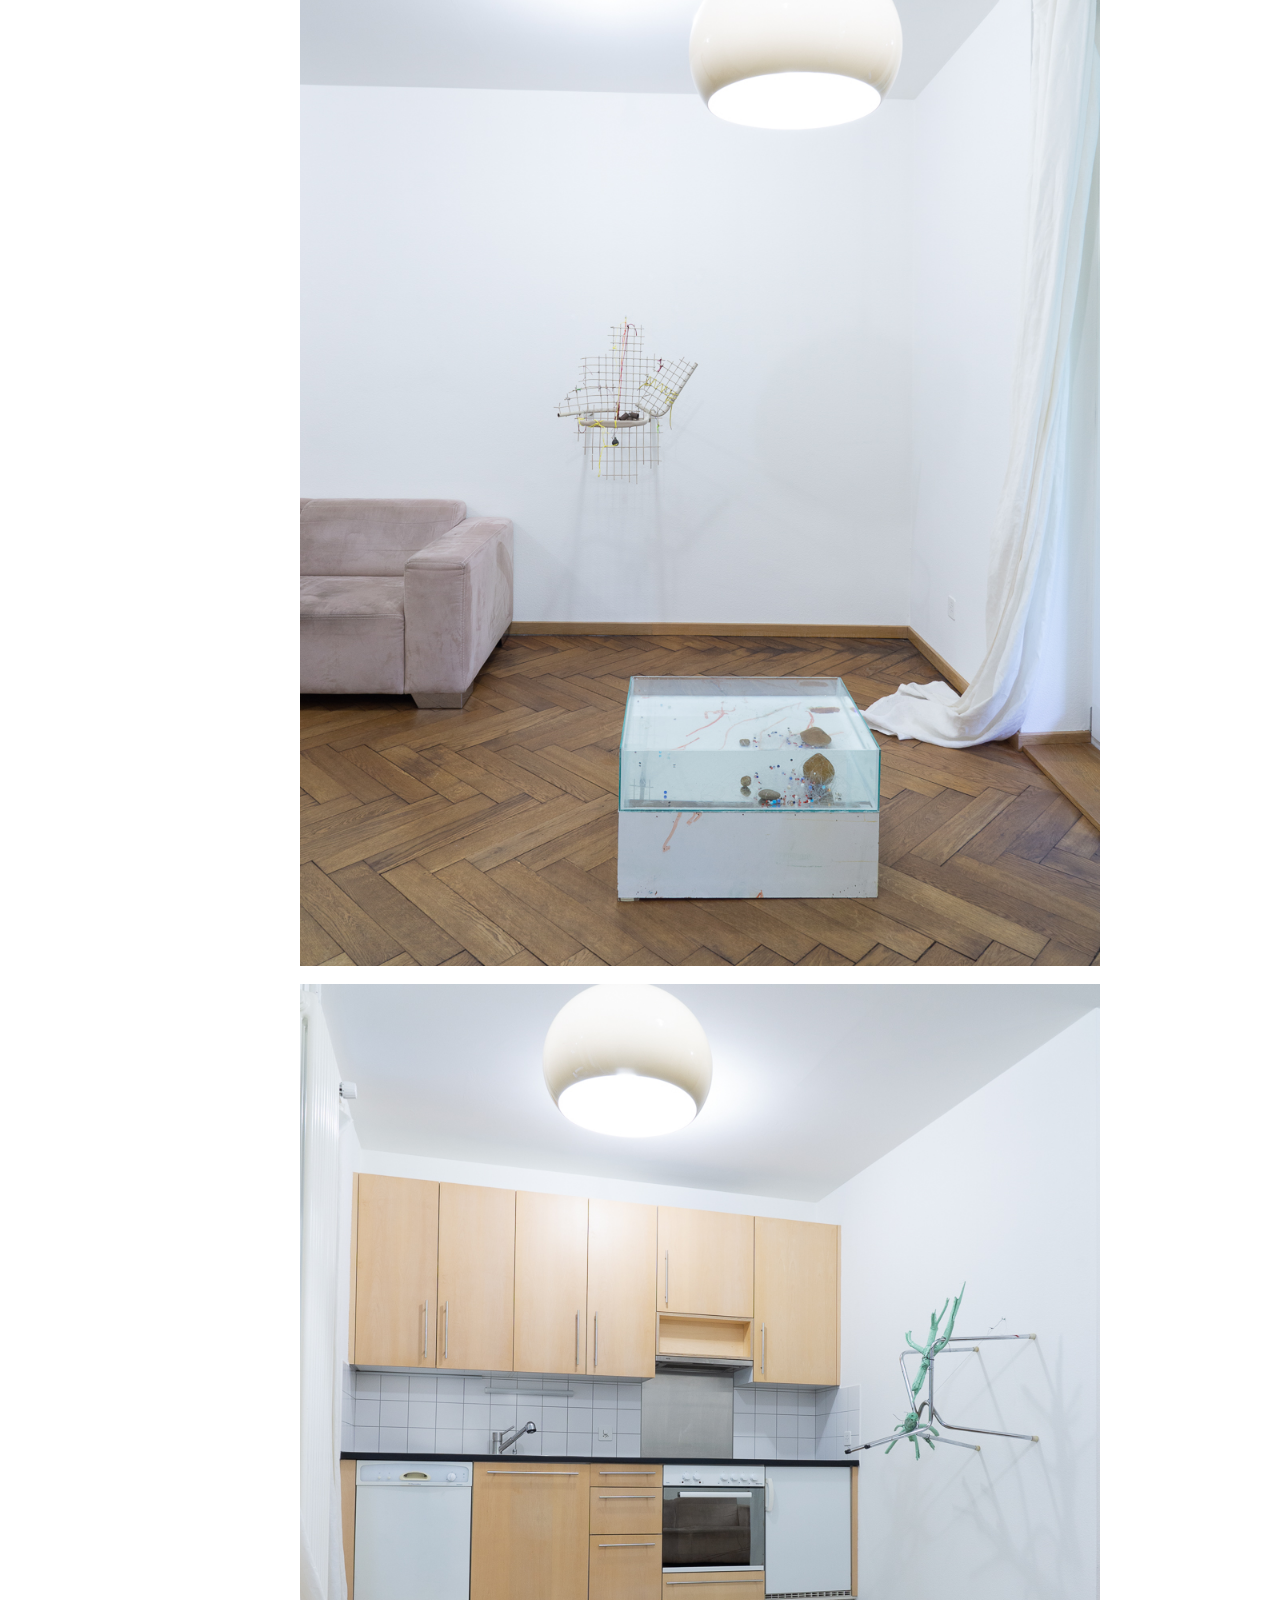
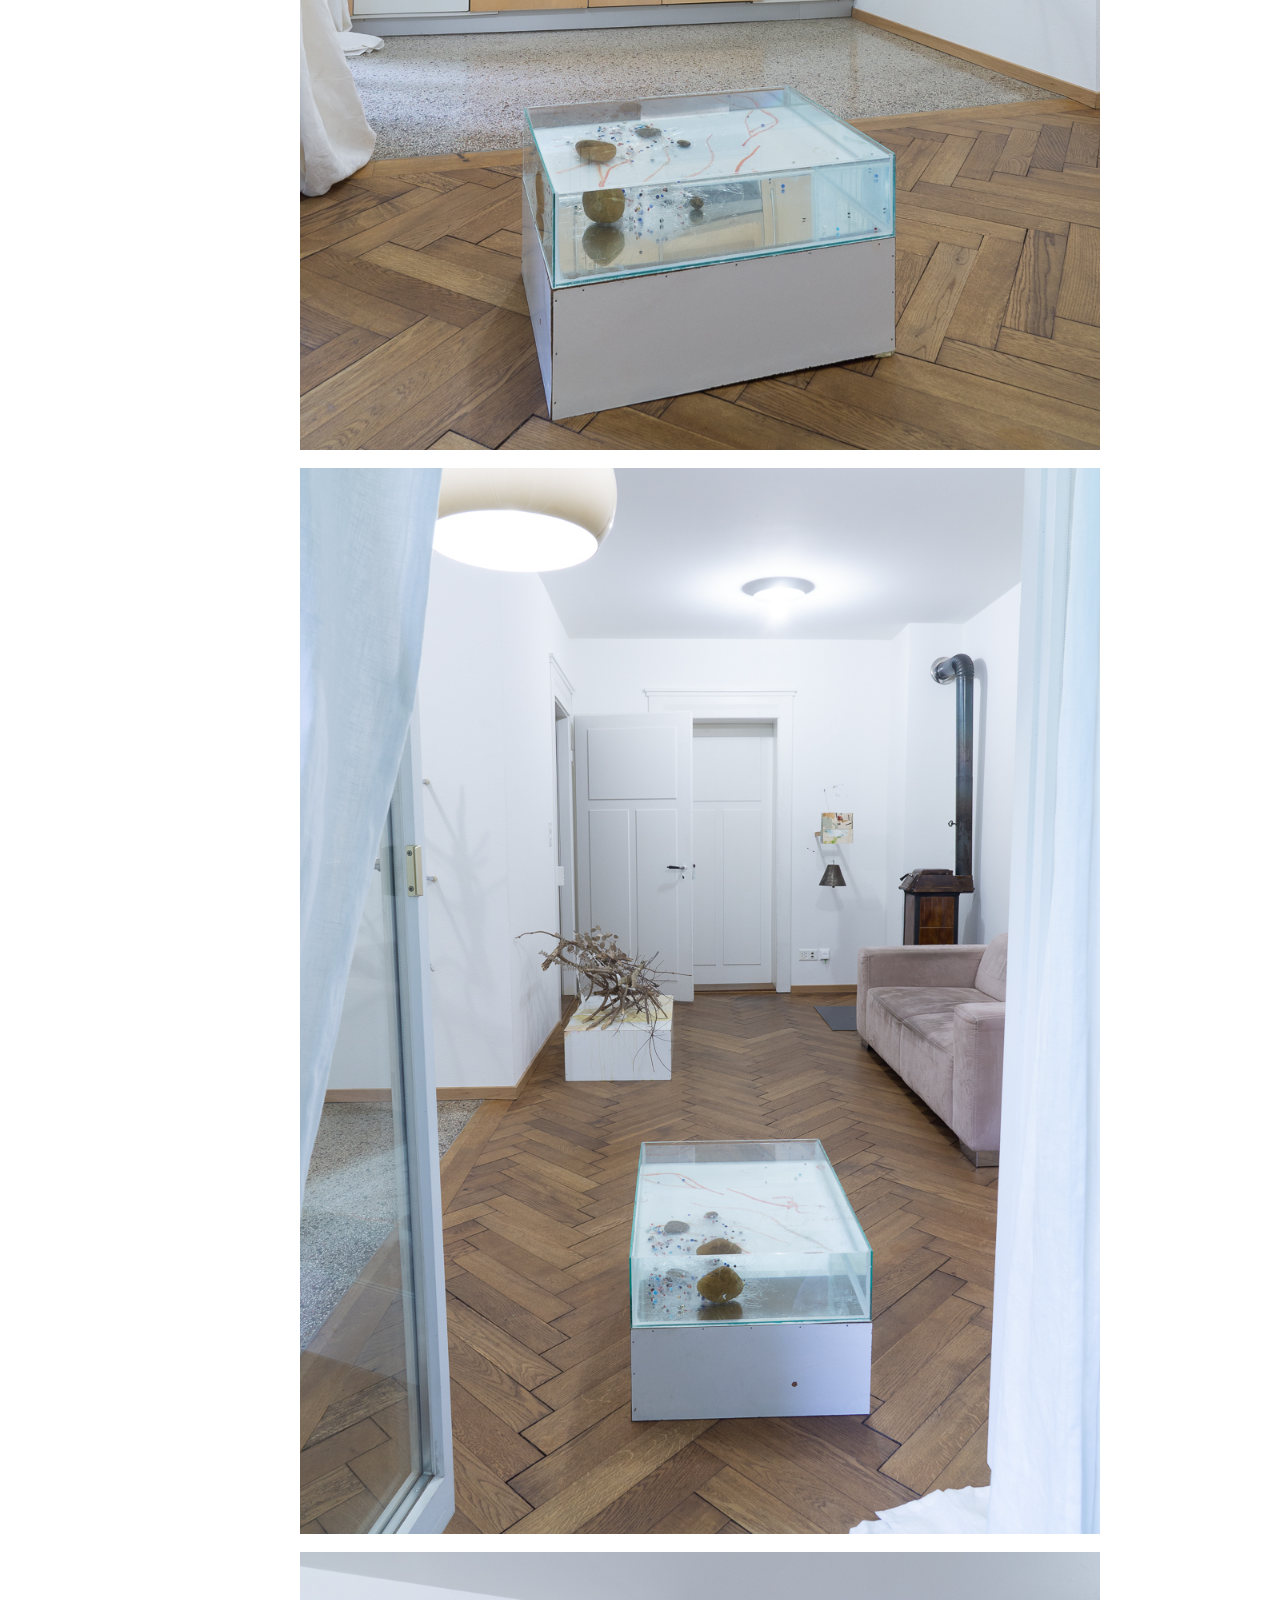
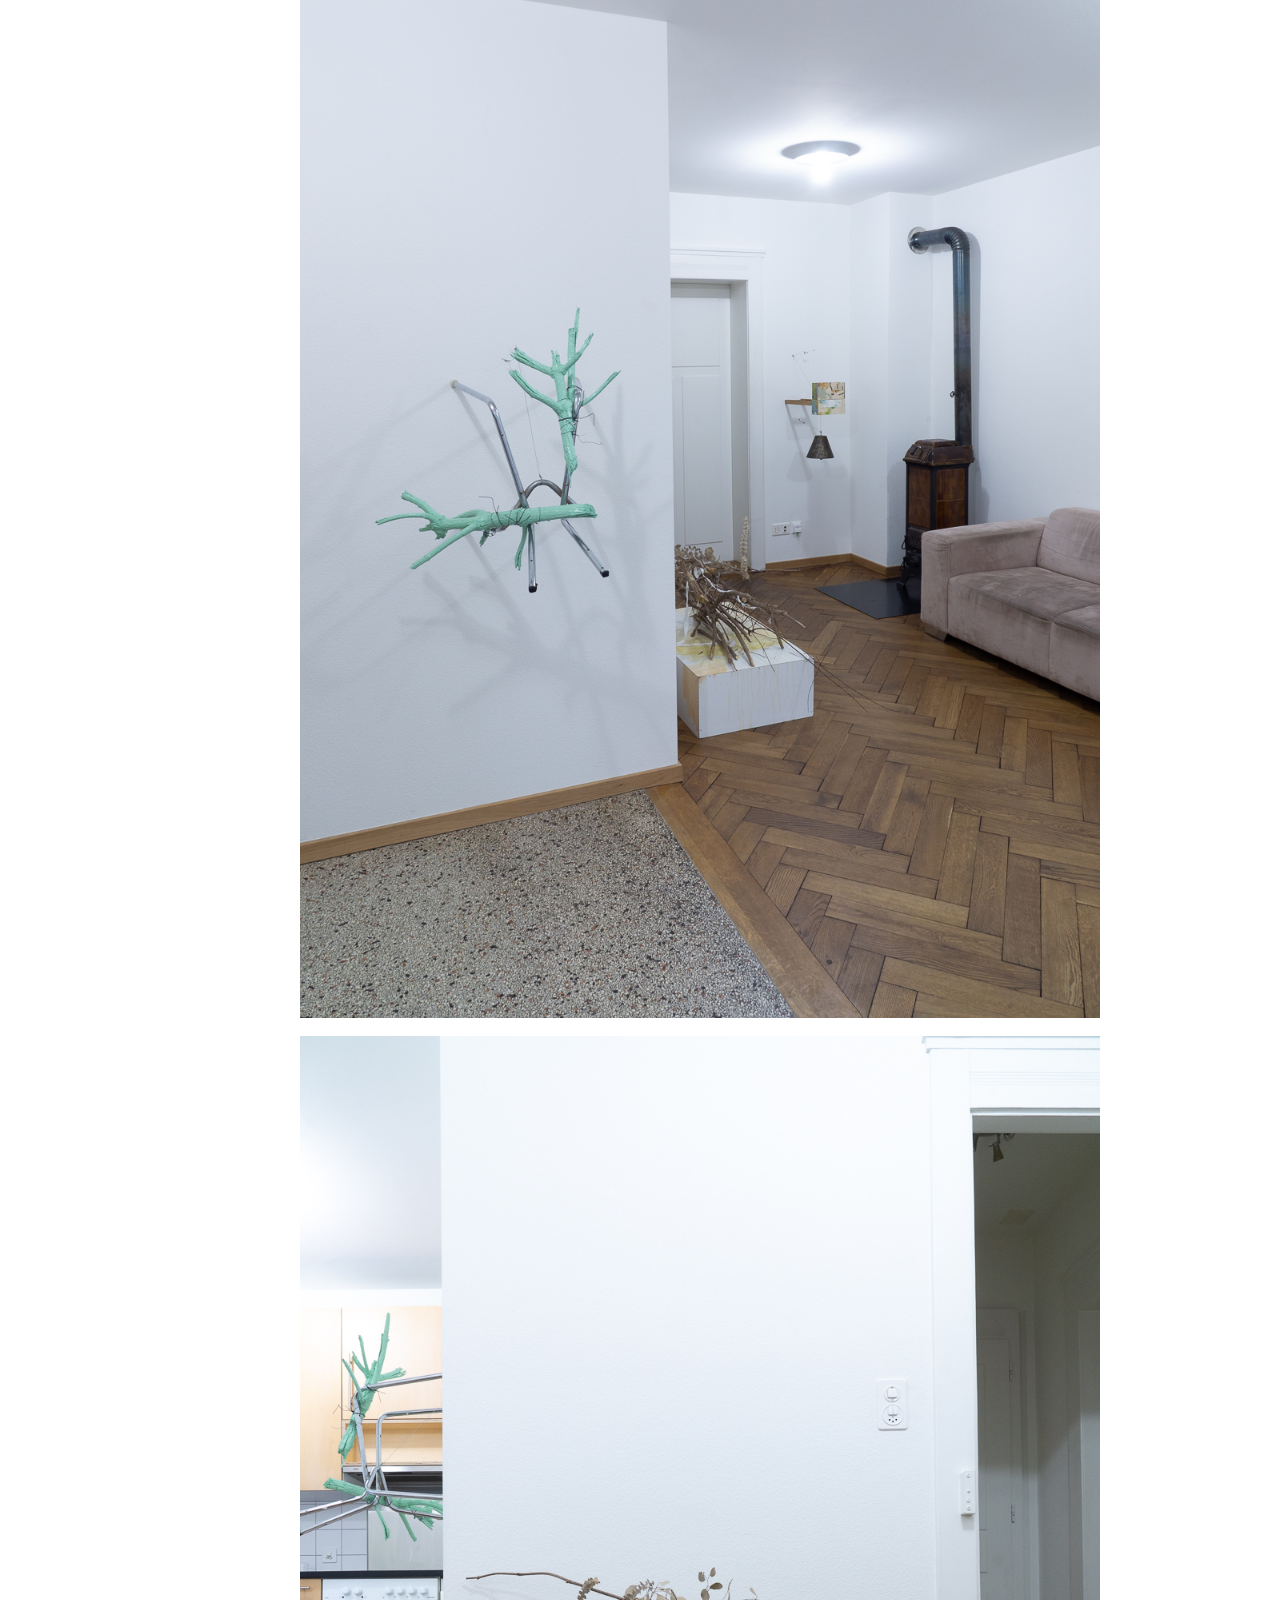
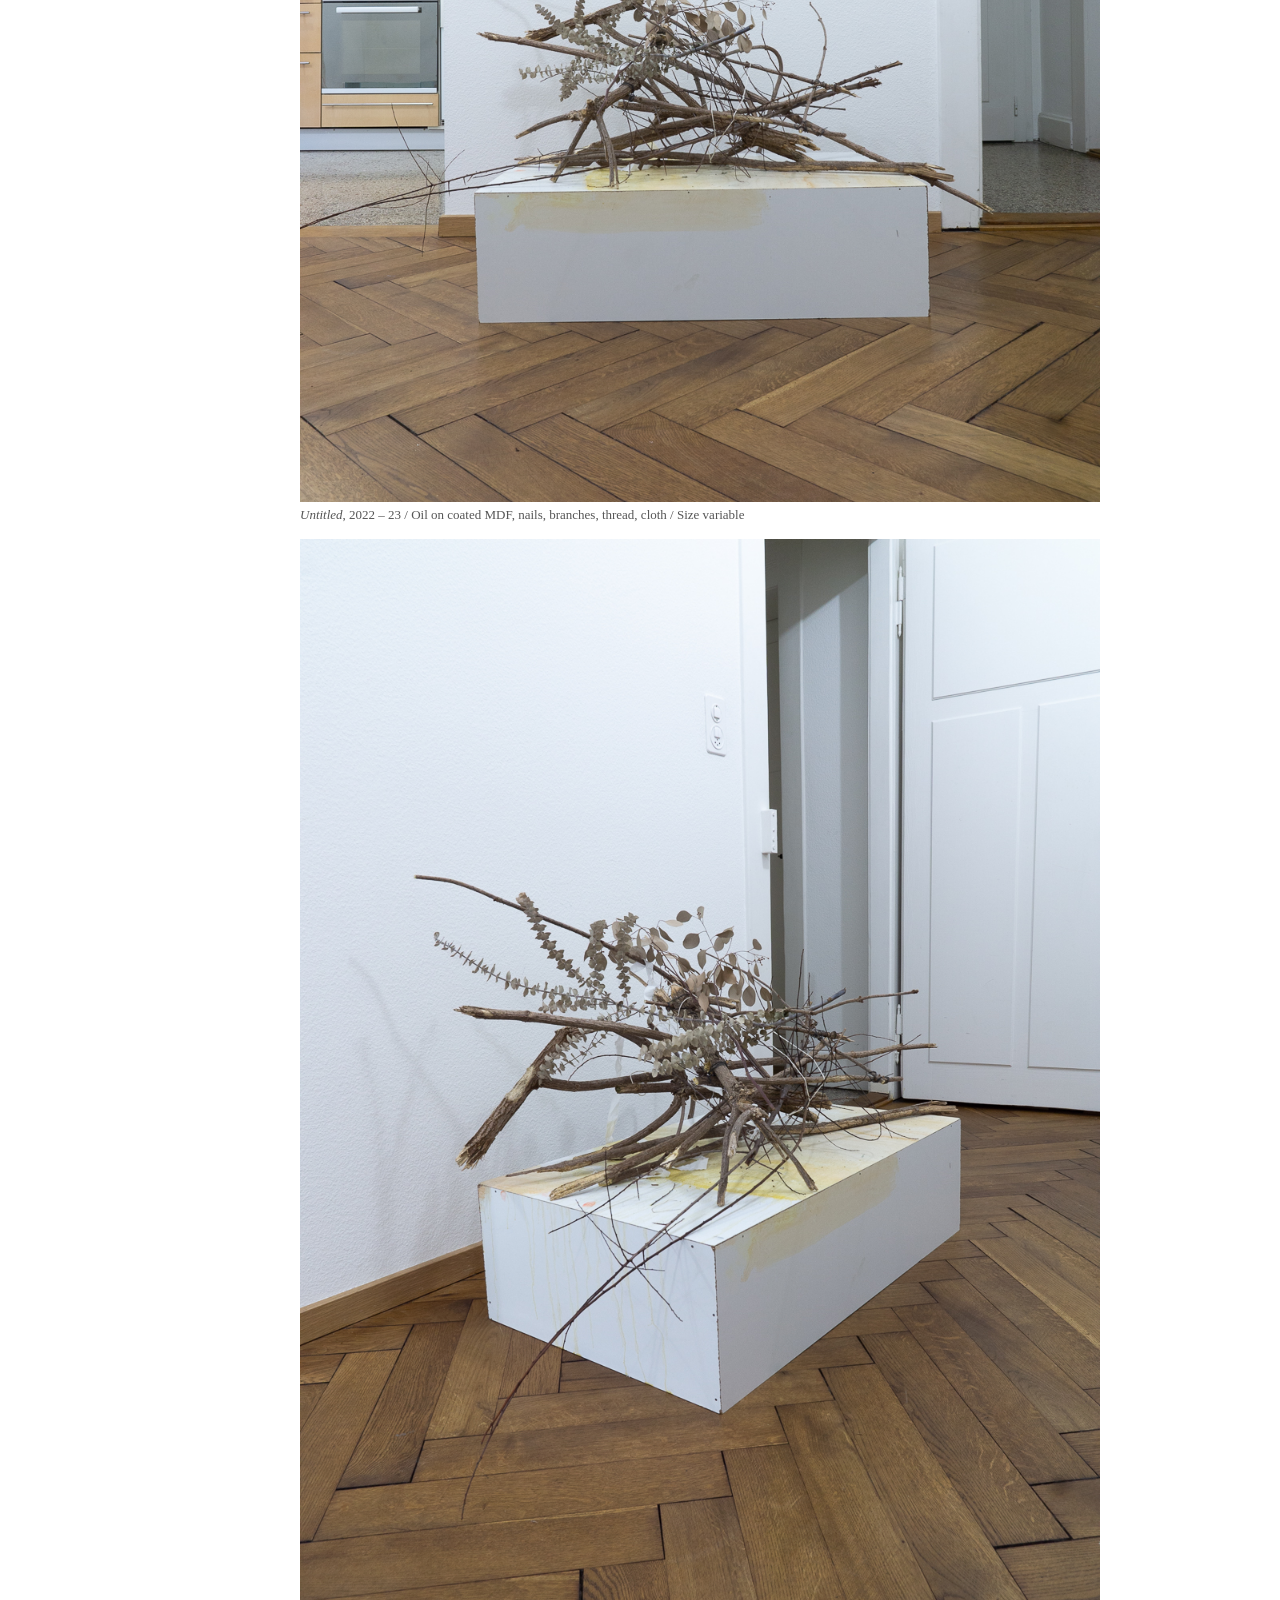
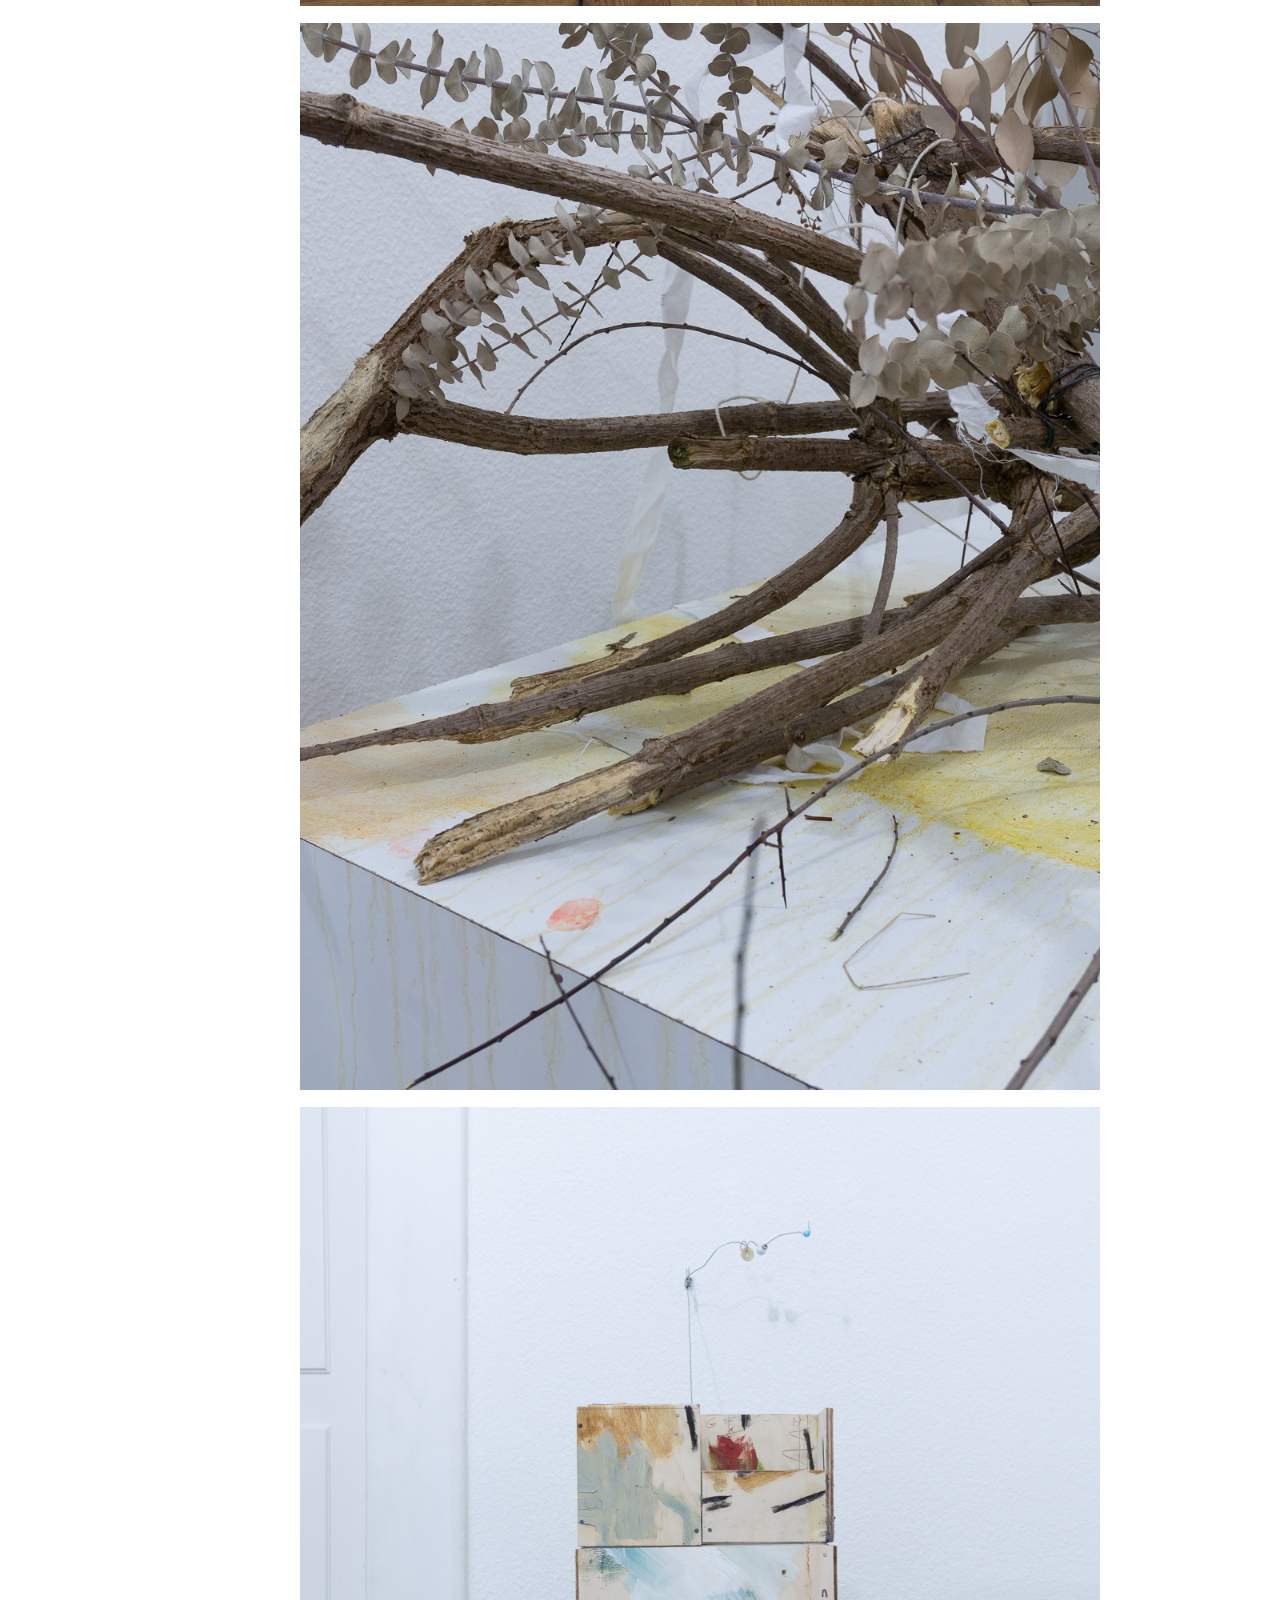
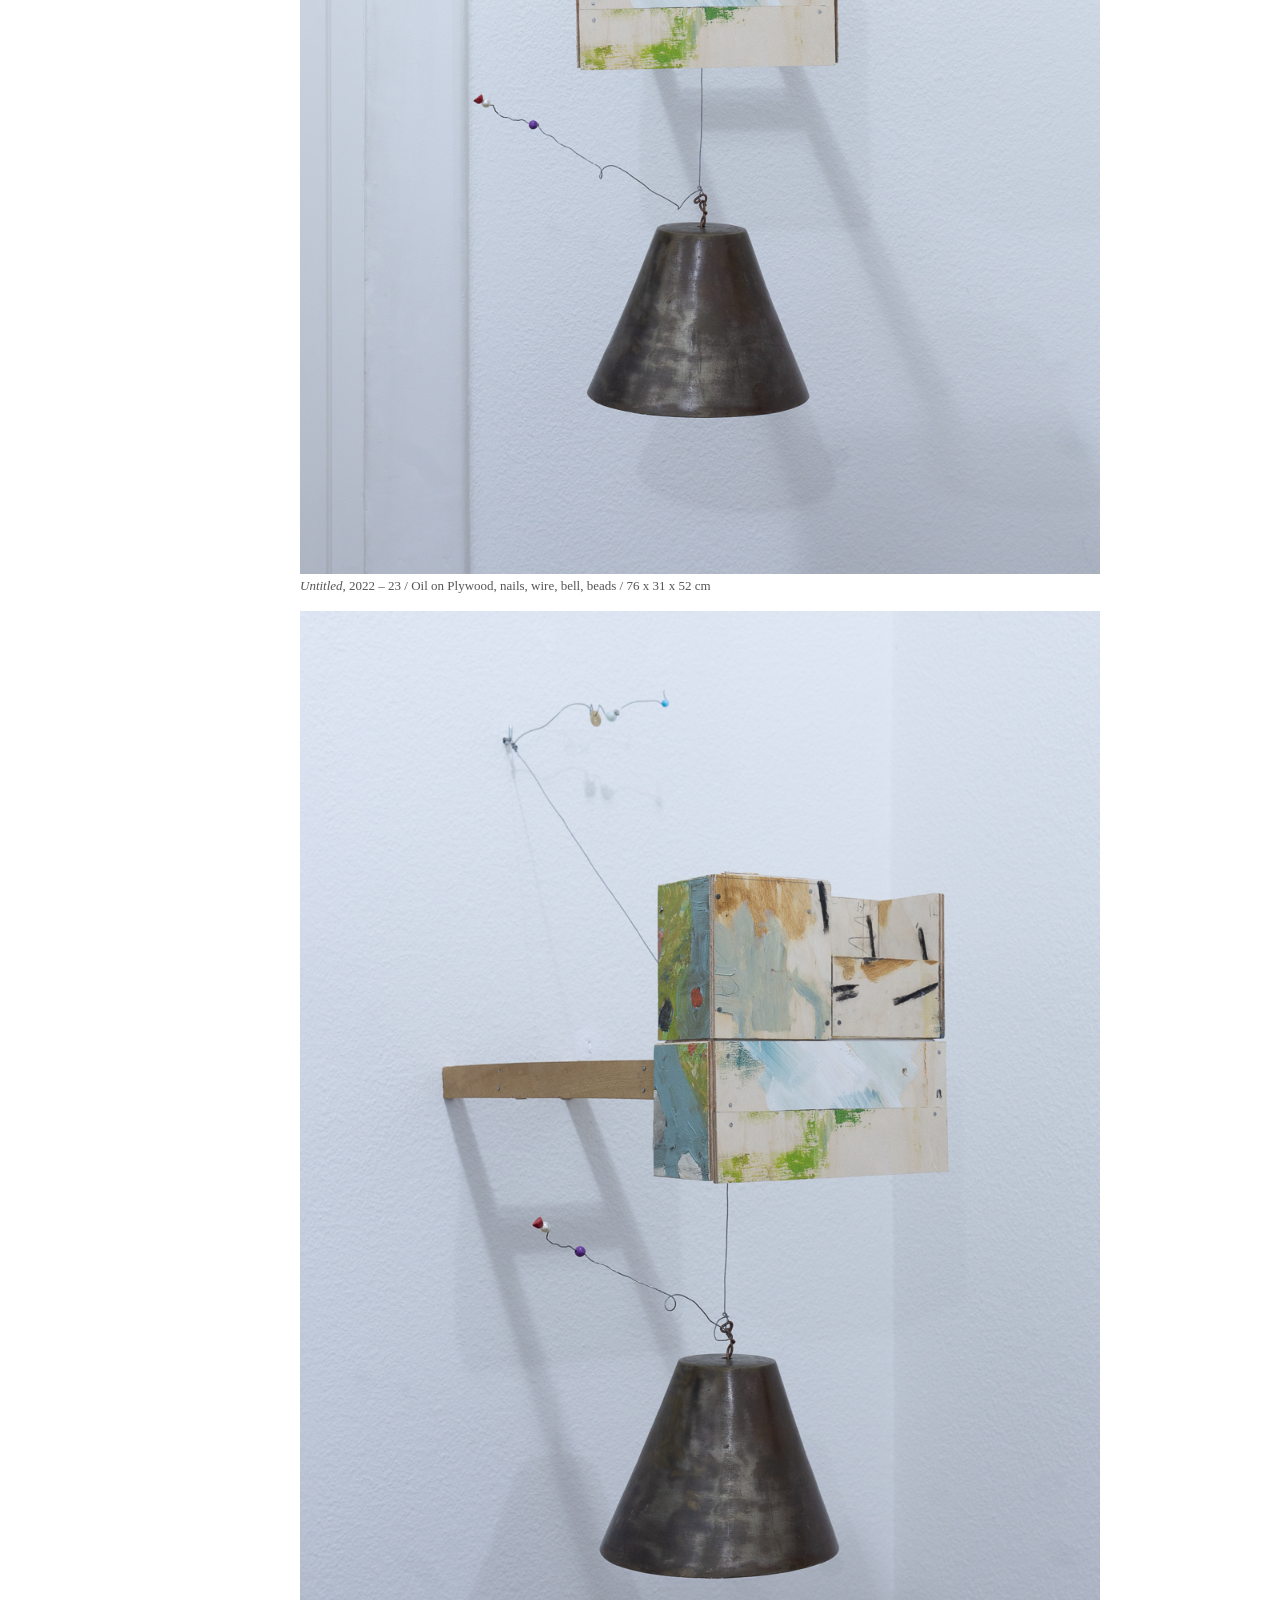
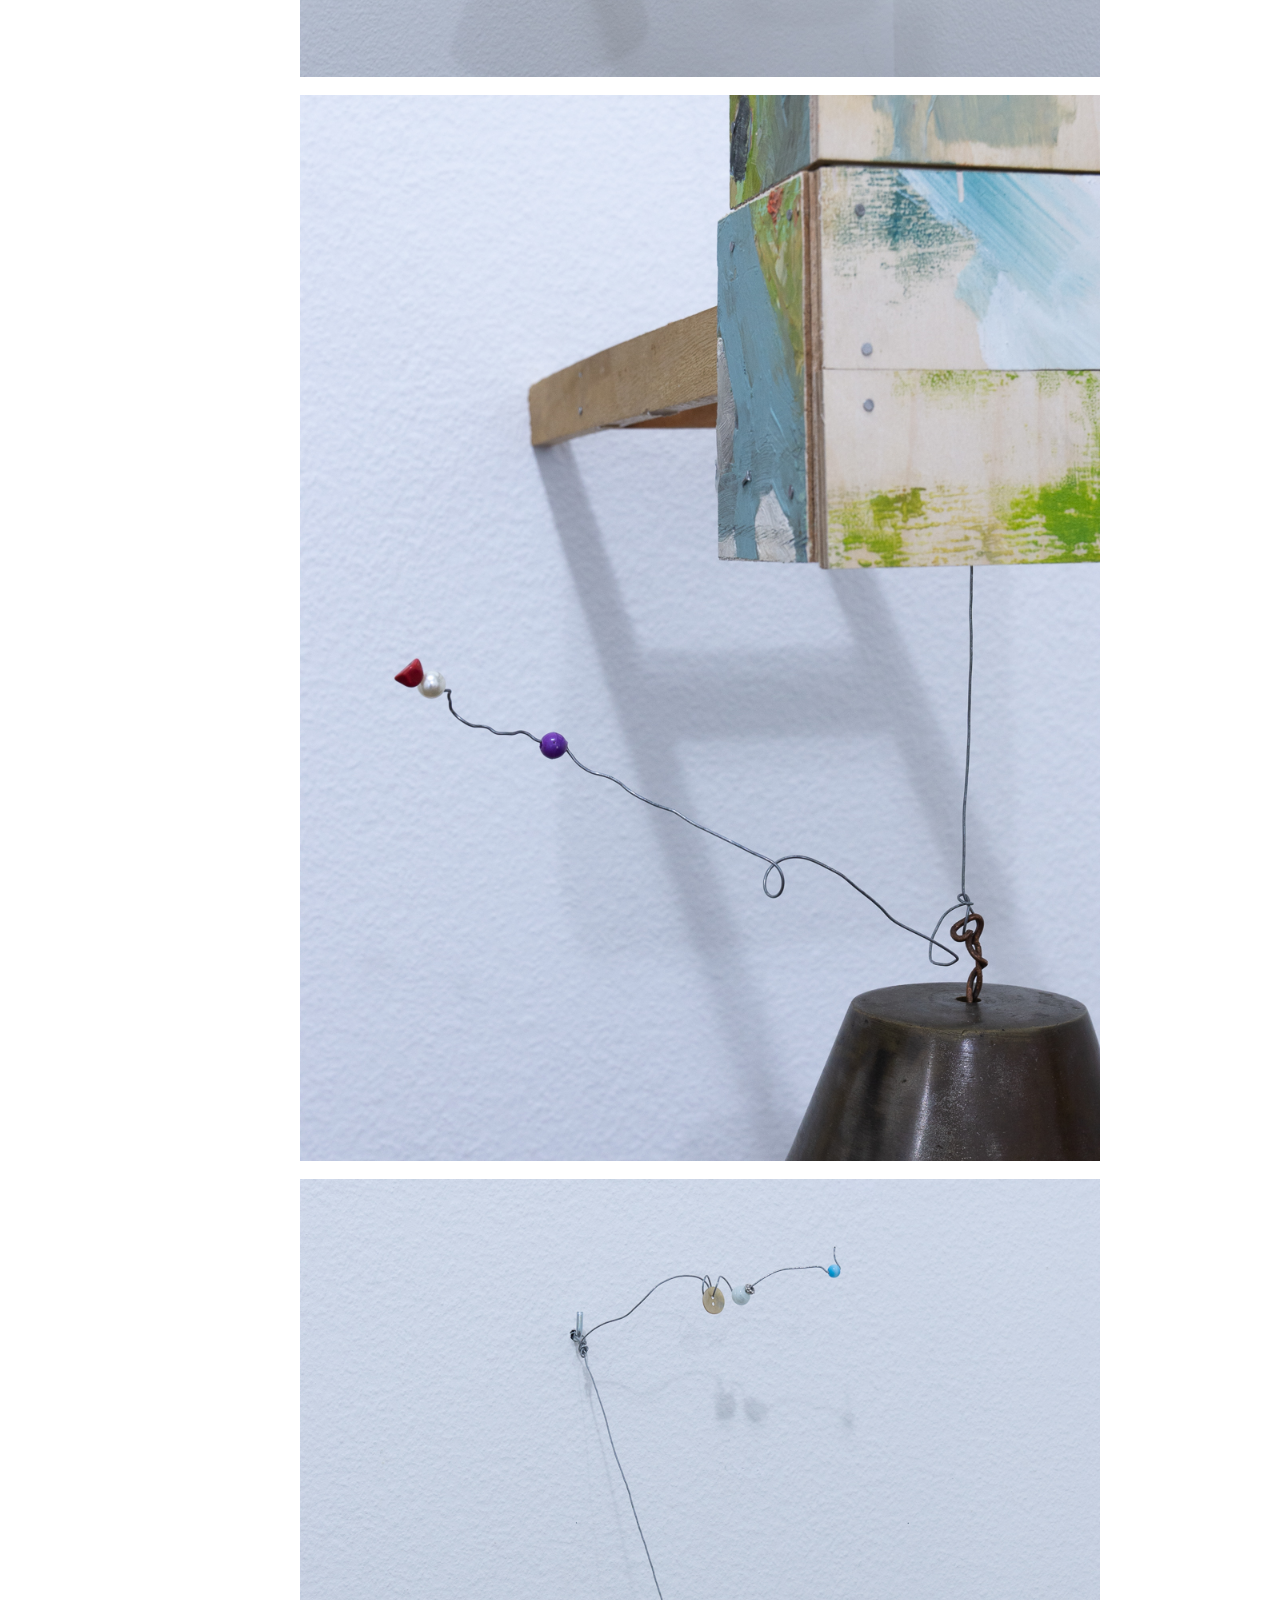
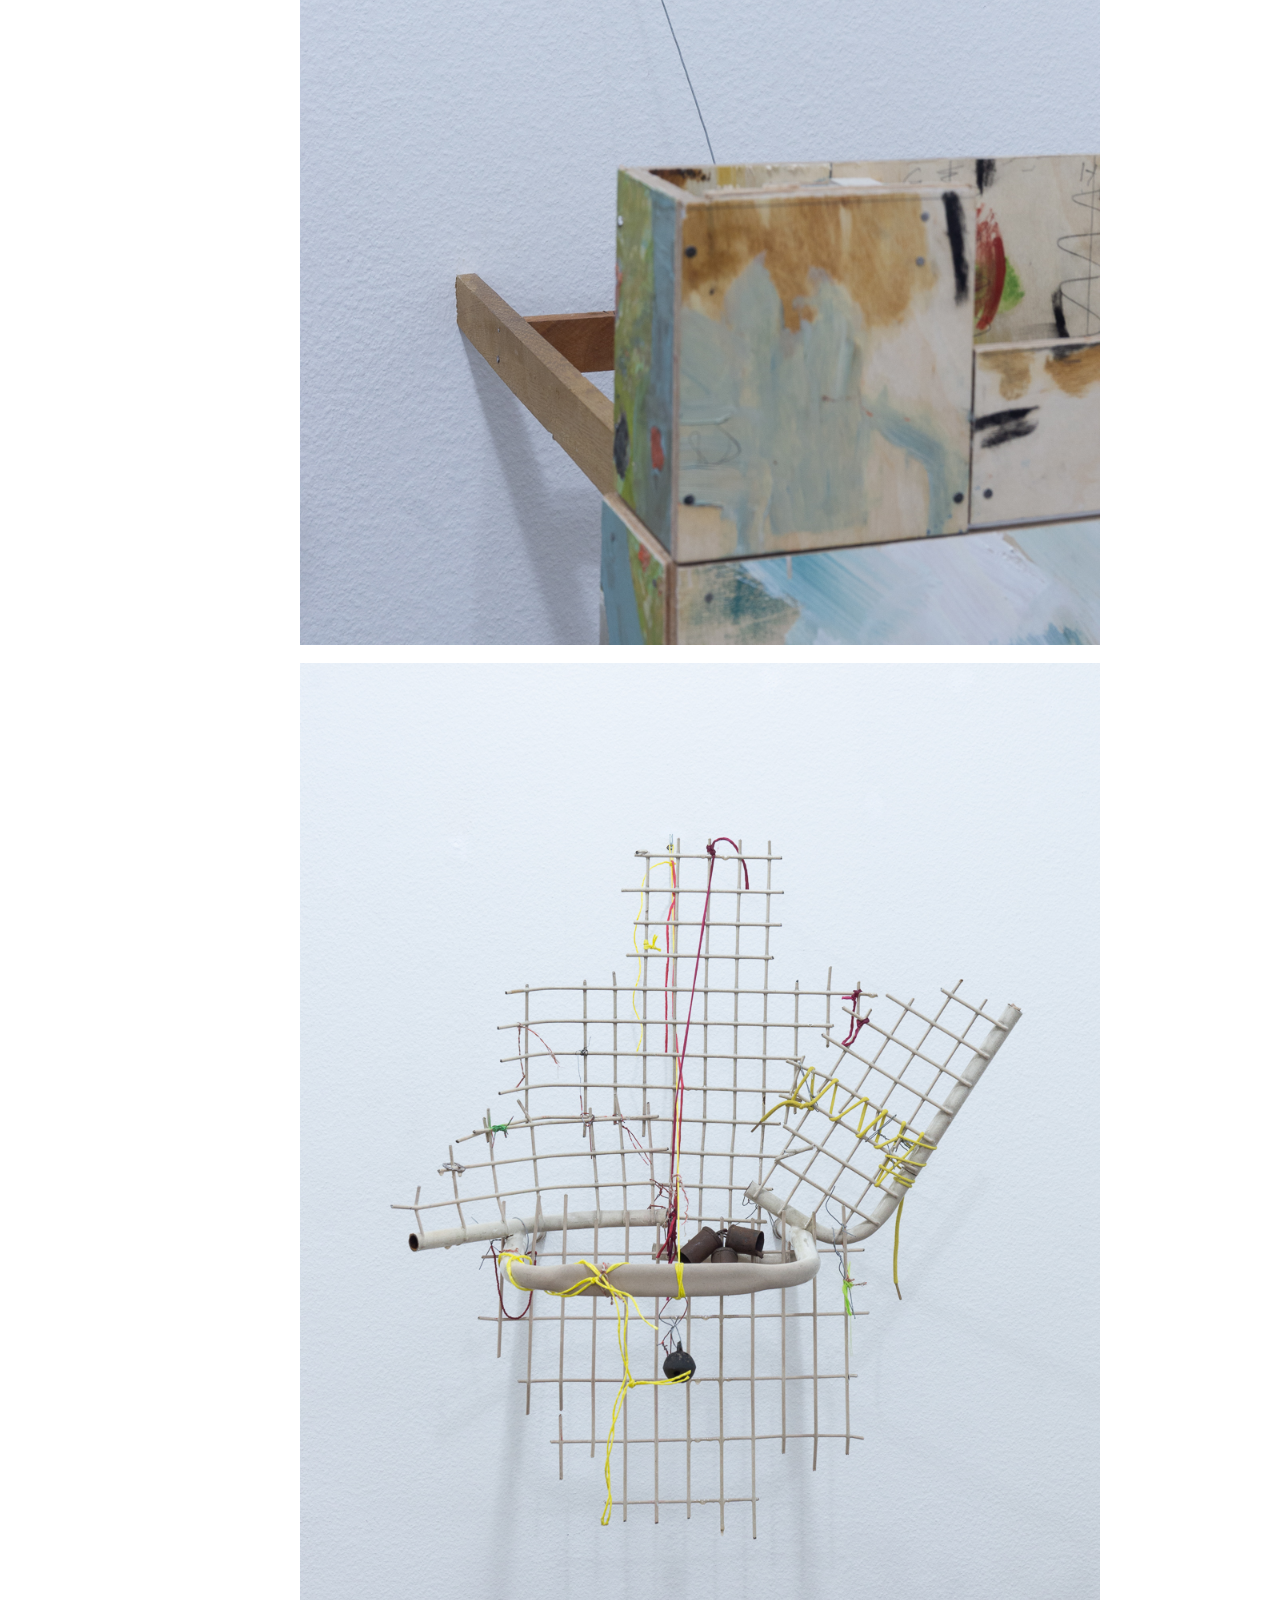
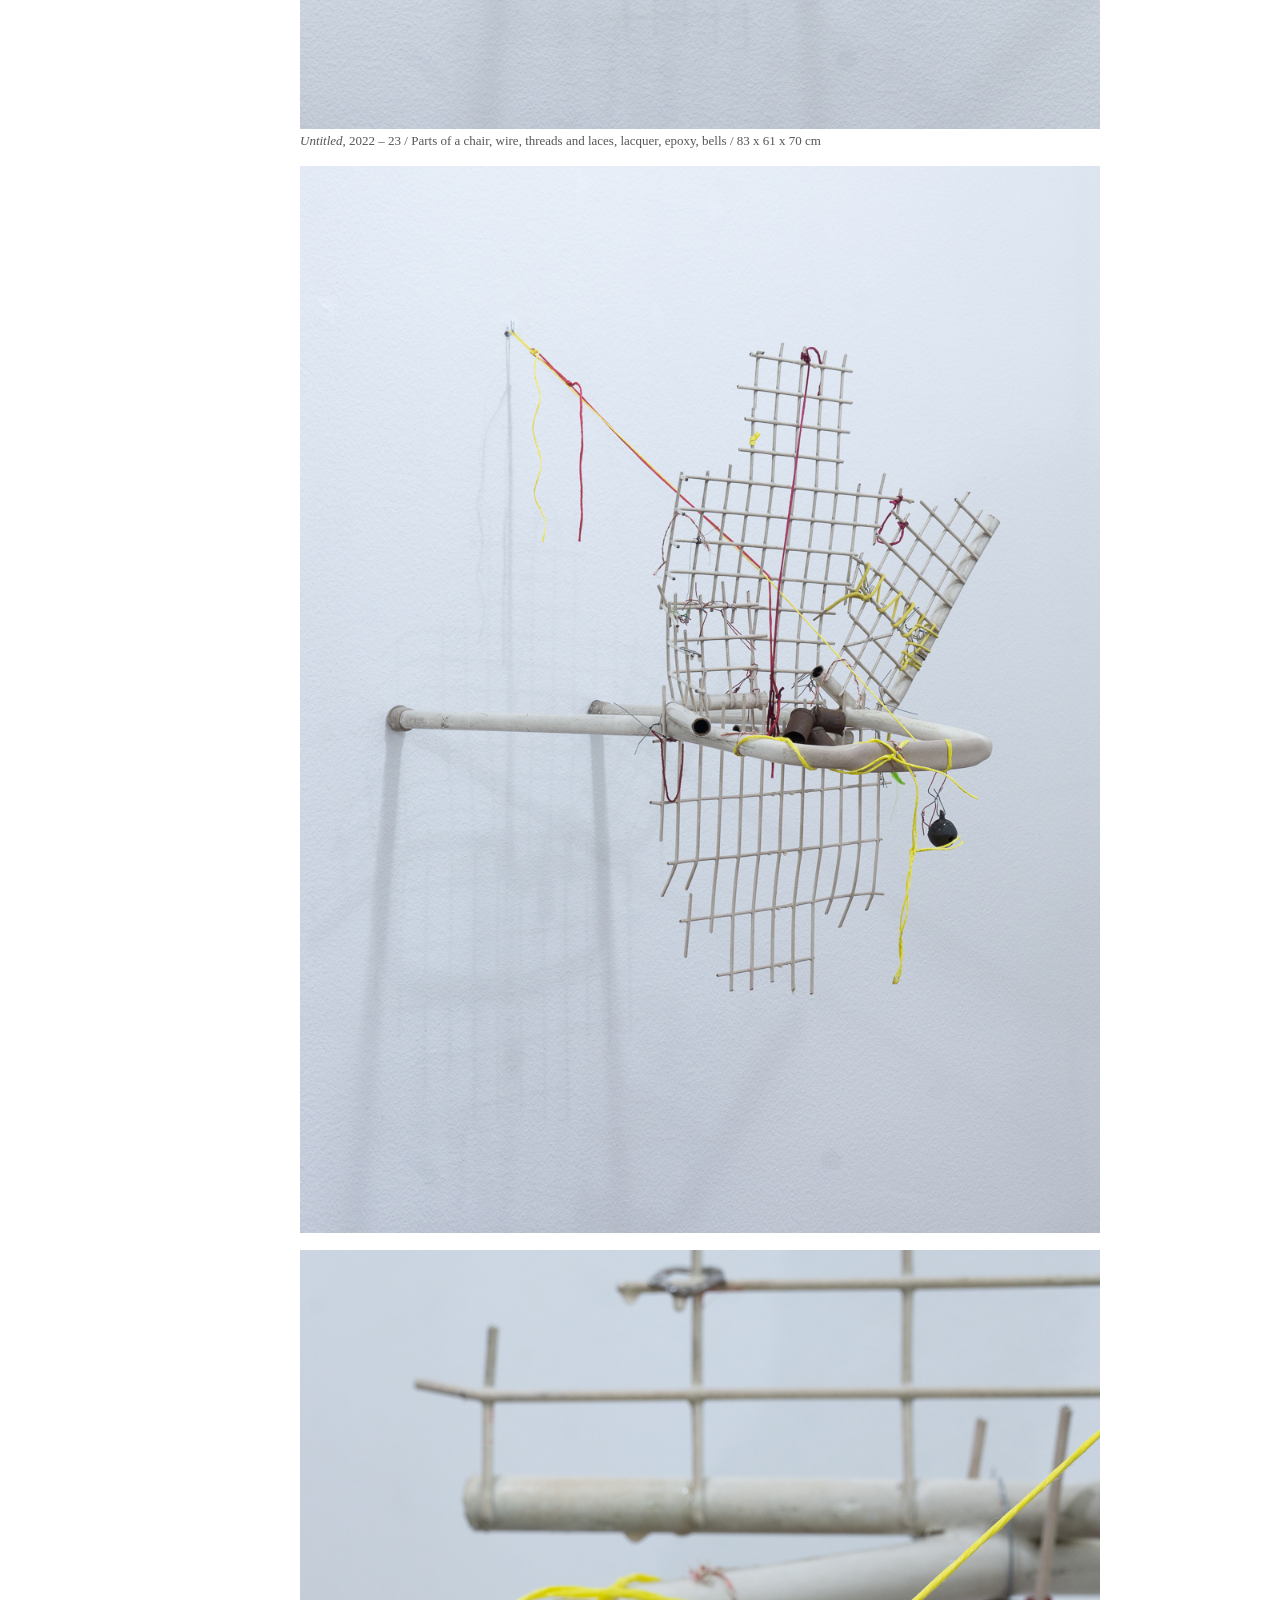
<file: vagueclasses.html>
<!DOCTYPE html>
<html lang="en">
<head>
<meta charset="UTF-8">
<meta name="viewport" content="width=device-width, initial-scale=1.0">
<!-- Titel unten UND Meta-Description ersetzen — nicht den Platzhaltertext stehen lassen! -->
<title>Vague Classes — Manuel Schneider</title>
<meta name="description" content="Vague Classes, exhibition by Manuel Schneider, Harmony100, 2023.">
<link rel="stylesheet" href="style.css">
</head>
<body>

<div id="sidebar-root"></div>

<div id="content">

  <!--
    KOPFBLOCK
    Zeile 1: Ausstellungstitel (kursiv)
    Zeile 2: Ausstellungsort, Stadt
    Zeile 3: Jahr
  -->
  <div class="block type2">
    <i>Vague Classes</i><br>
    Harmony100, Basel<br>
    2023
  </div>

  <!--
    NUR BEI GRUPPENAUSSTELLUNGEN — bei Einzelausstellungen diesen
    ganzen Block löschen.
  -->

  <!-- Begleittext, kann auch weggelassen werden (ganzen Block löschen) -->
  <div class="block type2">
Michael: …Yeah like cancer… metastasis… and I
wonder with your work if it also would have this
unyielding irrationality or if you would then… like…
and that really comes down to you as an artist and from
what kind of higher-order level – or whatever… would
you ensure the destabilization of the work or would you
just sort of narrow it into a new kind of rationality?<br><br>
Manuel: That’s a good question. I guess this is where
the energy is coming from in my work. That
irrationality also prevents me from being able to
explain it and keeps me in that uncomfortable state of
not knowing if all this makes any sense or not. That’s
probably what drives me. I feel very stupid somehow,
because I don’t know… So last week this curator came
to my studio and he wanted to hear these meaningful
sentences and I was just not able to do it. I wanted to
tell him: Just look at it! I would sometimes like to be
able to explain it but it’s too elusive even for myself.
There’s a sort of erotic to not being able to explain.<br><br>
– Excerpt from a conversation with Michael Ray-Von
  </div>


  <!--
    BILDER
    Blöcke duplizieren für mehr, löschen für weniger.
    Die Bildunterschrift (Titel, Jahr / Material / Grösse) ist optional
    — die <p class="caption">-Zeile einfach löschen, falls nicht
    gebraucht, z.B. bei reinen Installationsansichten.
    Schema: Titel (kursiv), Jahr / Material 1, Material 2 / BxHxT
  -->
  <div class="block">
    <img src="images/vagueclasses/Manuel-Schneider-VagueClasses_1.jpg" alt="Vague Classes, exhibition by Manuel Schneider, Harmony100, 2023">
  </div>
  <div class="block">
    <img src="images/vagueclasses/Manuel-Schneider-VagueClasses_2.jpg" alt="Vague Classes, exhibition by Manuel Schneider, Harmony100, 2023">
  </div>
  <div class="block">
    <img src="images/vagueclasses/Manuel-Schneider-VagueClasses_3.jpg" alt="Vague Classes, exhibition by Manuel Schneider, Harmony100, 2023">
  </div>
  <div class="block">
    <img src="images/vagueclasses/Manuel-Schneider-VagueClasses_4.jpg" alt="Vague Classes, exhibition by Manuel Schneider, Harmony100, 2023">
  </div>
  <div class="block">
    <img src="images/vagueclasses/Manuel-Schneider-VagueClasses_6.jpg" alt="Vague Classes, exhibition by Manuel Schneider, Harmony100, 2023">
  </div>
  <div class="block">
    <img src="images/vagueclasses/Manuel-Schneider-VagueClasses_7.jpg" alt="Vague Classes, exhibition by Manuel Schneider, Harmony100, 2023">
    <p class="caption type2"><i>Untitled</i>, 2022 – 23 / Oil on coated MDF, nails, branches, thread, cloth / Size variable</p>
  </div>
  <div class="block">
    <img src="images/vagueclasses/Manuel-Schneider-VagueClasses_8.jpg" alt="Vague Classes, exhibition by Manuel Schneider, Harmony100, 2023">
  </div>
  <div class="block">
    <img src="images/vagueclasses/Manuel-Schneider-VagueClasses_9.jpg" alt="Vague Classes, exhibition by Manuel Schneider, Harmony100, 2023">
  </div>
  <div class="block">
    <img src="images/vagueclasses/Manuel-Schneider-VagueClasses_10.jpg" alt="Vague Classes, exhibition by Manuel Schneider, Harmony100, 2023">
    <p class="caption type2"><i>Untitled</i>, 2022 – 23 / Oil on Plywood, nails, wire, bell, beads / 76 x 31 x 52 cm</p>
  </div>
  <div class="block">
    <img src="images/vagueclasses/Manuel-Schneider-VagueClasses_11.jpg" alt="Vague Classes, exhibition by Manuel Schneider, Harmony100, 2023">
  </div>
  <div class="block">
    <img src="images/vagueclasses/Manuel-Schneider-VagueClasses_12.jpg" alt="Vague Classes, exhibition by Manuel Schneider, Harmony100, 2023">
  </div>
  <div class="block">
    <img src="images/vagueclasses/Manuel-Schneider-VagueClasses_13.jpg" alt="Vague Classes, exhibition by Manuel Schneider, Harmony100, 2023">
  </div>
  <div class="block">
    <img src="images/vagueclasses/Manuel-Schneider-VagueClasses_14.jpg" alt="Vague Classes, exhibition by Manuel Schneider, Harmony100, 2023">
    <p class="caption type2"><i>Untitled</i>, 2022 – 23 / Parts of a chair, wire, threads and laces, lacquer, epoxy, bells / 83 x 61 x 70 cm</p>
  </div>
  <div class="block">
    <img src="images/vagueclasses/Manuel-Schneider-VagueClasses_15.jpg" alt="Vague Classes, exhibition by Manuel Schneider, Harmony100, 2023">
  </div>
  <div class="block">
    <img src="images/vagueclasses/Manuel-Schneider-VagueClasses_16.jpg" alt="Vague Classes, exhibition by Manuel Schneider, Harmony100, 2023">
  </div>
  <div class="block">
    <img src="images/vagueclasses/Manuel-Schneider-VagueClasses_17.jpg" alt="Vague Classes, exhibition by Manuel Schneider, Harmony100, 2023">
  </div>
  <div class="block">
    <img src="images/vagueclasses/Manuel-Schneider-VagueClasses_18.jpg" alt="Vague Classes, exhibition by Manuel Schneider, Harmony100, 2023">
    <p class="caption type2"><i>Untitled</i>, 2022 – 23 / Oil on coated MDF, nails, glas, silicone, found materials, water / 36 x 62 x 49 cm</p>
  </div>
  <div class="block">
    <img src="images/vagueclasses/Manuel-Schneider-VagueClasses_19.jpg" alt="Vague Classes, exhibition by Manuel Schneider, Harmony100, 2023">
  </div>
  <div class="block">
    <img src="images/vagueclasses/Manuel-Schneider-VagueClasses_20.jpg" alt="Vague Classes, exhibition by Manuel Schneider, Harmony100, 2023">
  </div>
  <div class="block">
    <img src="images/vagueclasses/Manuel-Schneider-VagueClasses_21.jpg" alt="Vague Classes, exhibition by Manuel Schneider, Harmony100, 2023">
    <p class="caption type2"><i>Untitled</i>, 2023 / Bell, thread / Dimensions variable</p>
  </div>
  <div class="block">
    <img src="images/vagueclasses/Manuel-Schneider-VagueClasses_22.jpg" alt="Vague Classes, exhibition by Manuel Schneider, Harmony100, 2023">
  </div>
  <div class="block">
    <img src="images/vagueclasses/Manuel-Schneider-VagueClasses_23.jpg" alt="Vague Classes, exhibition by Manuel Schneider, Harmony100, 2023">
    <p class="caption type2"><i>Untitled</i>, 2023 / Parts of a chair, branches, enamel paint, wire / 65 x 65 x 73 cm</p>
  </div>
  <div class="block">
    <img src="images/vagueclasses/Manuel-Schneider-VagueClasses_24.jpg" alt="Vague Classes, exhibition by Manuel Schneider, Harmony100, 2023">
  </div>
  <div class="block">
    <img src="images/vagueclasses/Manuel-Schneider-VagueClasses_25.jpg" alt="Vague Classes, exhibition by Manuel Schneider, Harmony100, 2023">
  </div>
  <div class="block">
    <img src="images/vagueclasses/Manuel-Schneider-VagueClasses_26.jpg" alt="Vague Classes, exhibition by Manuel Schneider, Harmony100, 2023">
  </div>
  <div class="block">
    <img src="images/vagueclasses/Manuel-Schneider-VagueClasses_27.jpg" alt="Vague Classes, exhibition by Manuel Schneider, Harmony100, 2023">
  </div>


  <!-- Fotocredit: bezieht sich auf alle Bilder oben, kann auch weggelassen werden -->
  <div class="block type2">
    Photos: Raphael Widmer
  </div>

  <!--
    VIDEO (optional)
    YouTube-Link kopieren, z.B. https://youtu.be/dQw4w9WgXcQ -> nur der
    Teil nach dem letzten "/" ist die ID: dQw4w9WgXcQ, unten bei src
    einsetzen. Bei Vimeo (https://vimeo.com/76979871) stattdessen:
    src="https://player.vimeo.com/video/76979871"

    Kein Video nötig? Den ganzen Block hier drunter (bis </div>) löschen.
  -->


</div>

<script src="sidebar.js"></script>
</body>
</html>

<!--
  NICHT VERGESSEN, ausserhalb dieser Datei:
  1. In sidebar.js bei navLinks eine neue Zeile mit Titel + Dateiname
     dieser Seite ergänzen.
  2. In sitemap.xml einen neuen <url><loc>...</loc></url>-Eintrag mit
     der Adresse dieser Seite ergänzen.
  Siehe ablaufplan-neue-ausstellung.md für die komplette Checkliste.
-->
</file>
<file: style.css>
* {
  margin: 0;
  padding: 0;
  box-sizing: border-box;
}

body {
  font-family: "Times New Roman", Times, serif;
  background: #fff;
  color: #000;
}

a { color: inherit; }

/* ============================================
   SIDEBAR (fest links, wird per sidebar.js injiziert)
   ============================================ */
#sidebar-root { position: relative; }

#sidebar {
  position: fixed;
  top: 0;
  left: 0;
  width: 280px;
  height: 100vh;
  background: #fff;
  z-index: 100;
  display: flex;
  flex-direction: column;
  justify-content: space-between;
}

.sidebar-top { padding-bottom: 1rem; }

#sidebar .header-name {
  display: block;
  padding-left: 20px;
  padding-top: 20px;
  font-family: "Times New Roman", Times, serif;
  font-size: 20px;
  font-style: normal;
  font-weight: normal;
  color: #000;
  text-decoration: none;
}

#sidebar .header-name:hover {
  color: #0000EE;
  text-decoration: underline;
}

#sidebar nav {
  padding-left: 20px;
  padding-top: 0.75rem;
}

#sidebar nav a,
#sidebar nav .empty-line {
  display: block;
  font-family: "Times New Roman", Times, serif;
  font-size: 15px;
  font-style: italic;
  line-height: 1.5;
  color: #000;
  text-decoration: none;
}

#sidebar nav a:hover,
#sidebar nav a.current {
  color: #0000EE;
  text-decoration: underline;
}

#sidebar .contact {
  padding: 0 0 1.25rem 20px;
  font-family: "Times New Roman", Times, serif;
  font-size: 15px;
  color: #000;
}

#sidebar .contact a {
  text-decoration: none;
  color: #000;
}

#sidebar .contact a:hover {
  color: #0000EE;
  text-decoration: underline;
}

/* ============================================
   CONTENT
   ============================================ */
#content {
  margin-left: 280px;
  padding-left: 20px;
  padding-top: 20px;
  padding-right: 20px;
  padding-bottom: 4rem;
}

.type2 {
  font-family: "Times New Roman", Times, serif;
  font-size: 15px;
  font-weight: normal;
  font-style: normal;
  line-height: 1.1;
  color: #000;
  max-width: 400px;
}

.block { margin-bottom: 1.1em; }

.block a {
  color: #0000EE;
  text-decoration: underline;
}

.block img {
  display: block;
  width: 800px;
  max-width: 100%;
}

.caption {
  margin-top: 0.4em;
  font-size: 13px;
  color: #555;
  max-width: 800px;
}

/* Video-Einbettung, gleiche Spaltenbreite wie Bilder */
.video-frame {
  position: relative;
  width: 800px;
  max-width: 100%;
  aspect-ratio: 16 / 9;
  background: #000;
}

.video-frame iframe {
  position: absolute;
  inset: 0;
  width: 100%;
  height: 100%;
  border: 0;
}

/* Homepage Hero */
.hero-image img {
  display: block;
  width: 800px;
  max-width: 100%;
}

/* ============================================
   MOBILE
   ============================================ */
@media (max-width: 600px) {
  body { overflow-x: hidden; }

  #sidebar {
    position: relative;
    width: 100%;
    height: auto;
    flex-direction: column;
  }

  #sidebar .sidebar-top { padding: 1rem 0 0.5rem; }

  #sidebar .contact { padding: 0.5rem 0 1.5rem 20px; }

  #content {
    margin-left: 0;
    padding-left: 20px;
    padding-right: 0;
    padding-top: 1rem;
  }

  .type2,
  .caption { max-width: calc(100% - 20px); }

  /* Fotos und Videos füllen die Bildschirmbreite komplett, unabhängig
     vom Text-Einzug links (der für Navigation und Textblöcke bleibt) */
  .block img,
  .hero-image img,
  .video-frame {
    width: 100vw;
    max-width: 100vw;
    margin-left: -20px;
    display: block;
  }
}
</file>
